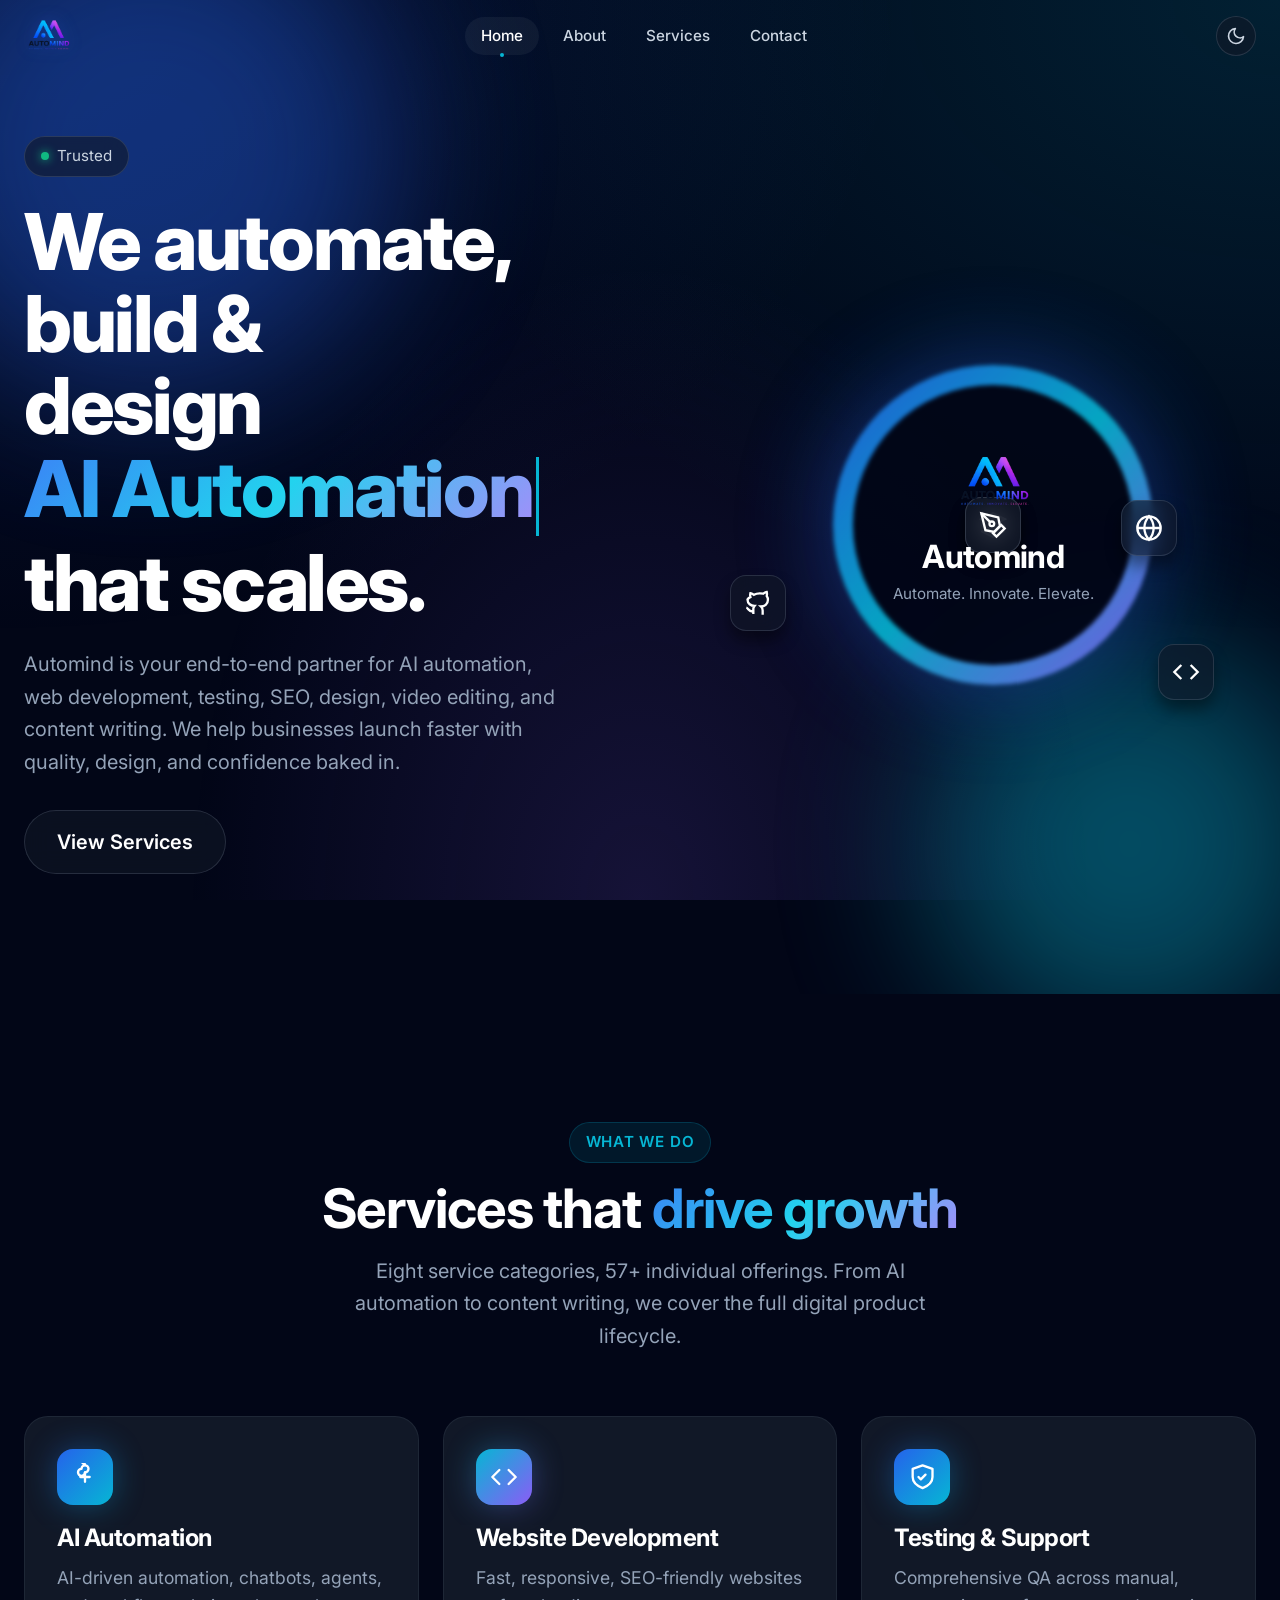
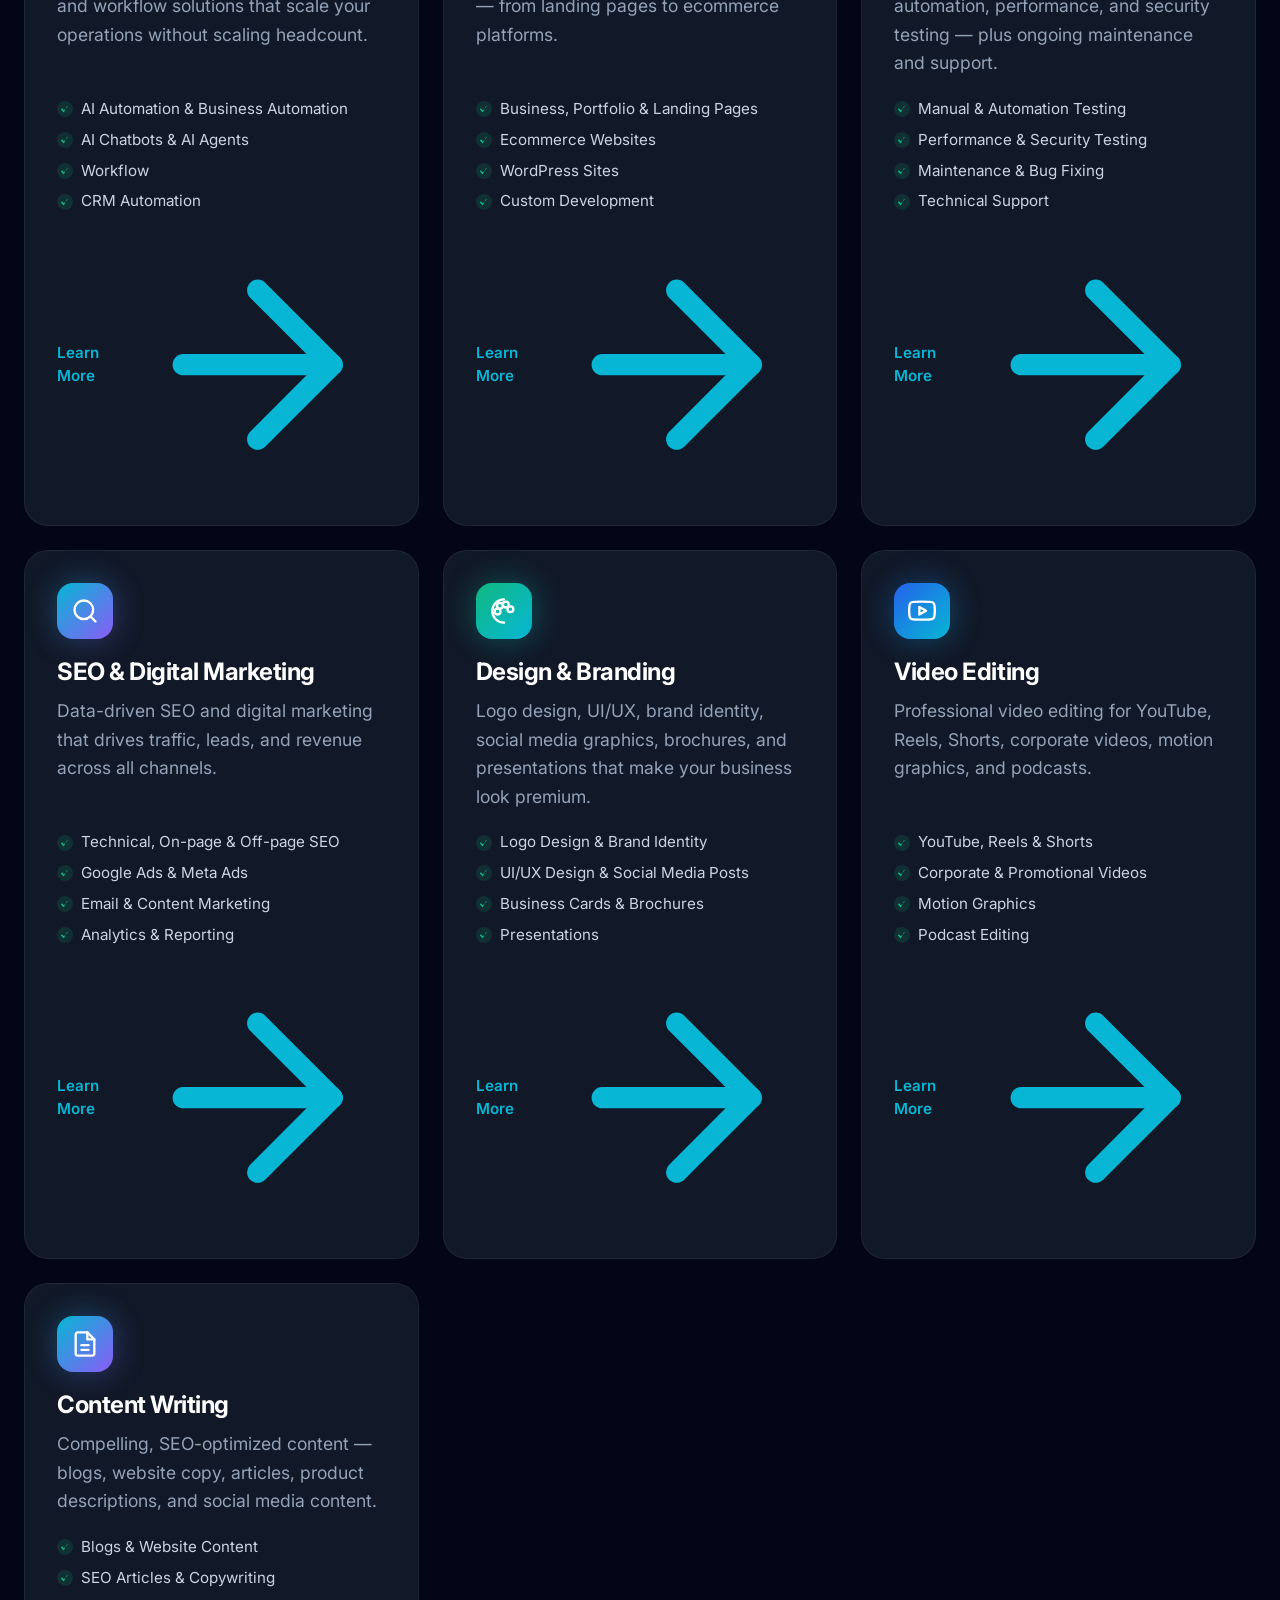
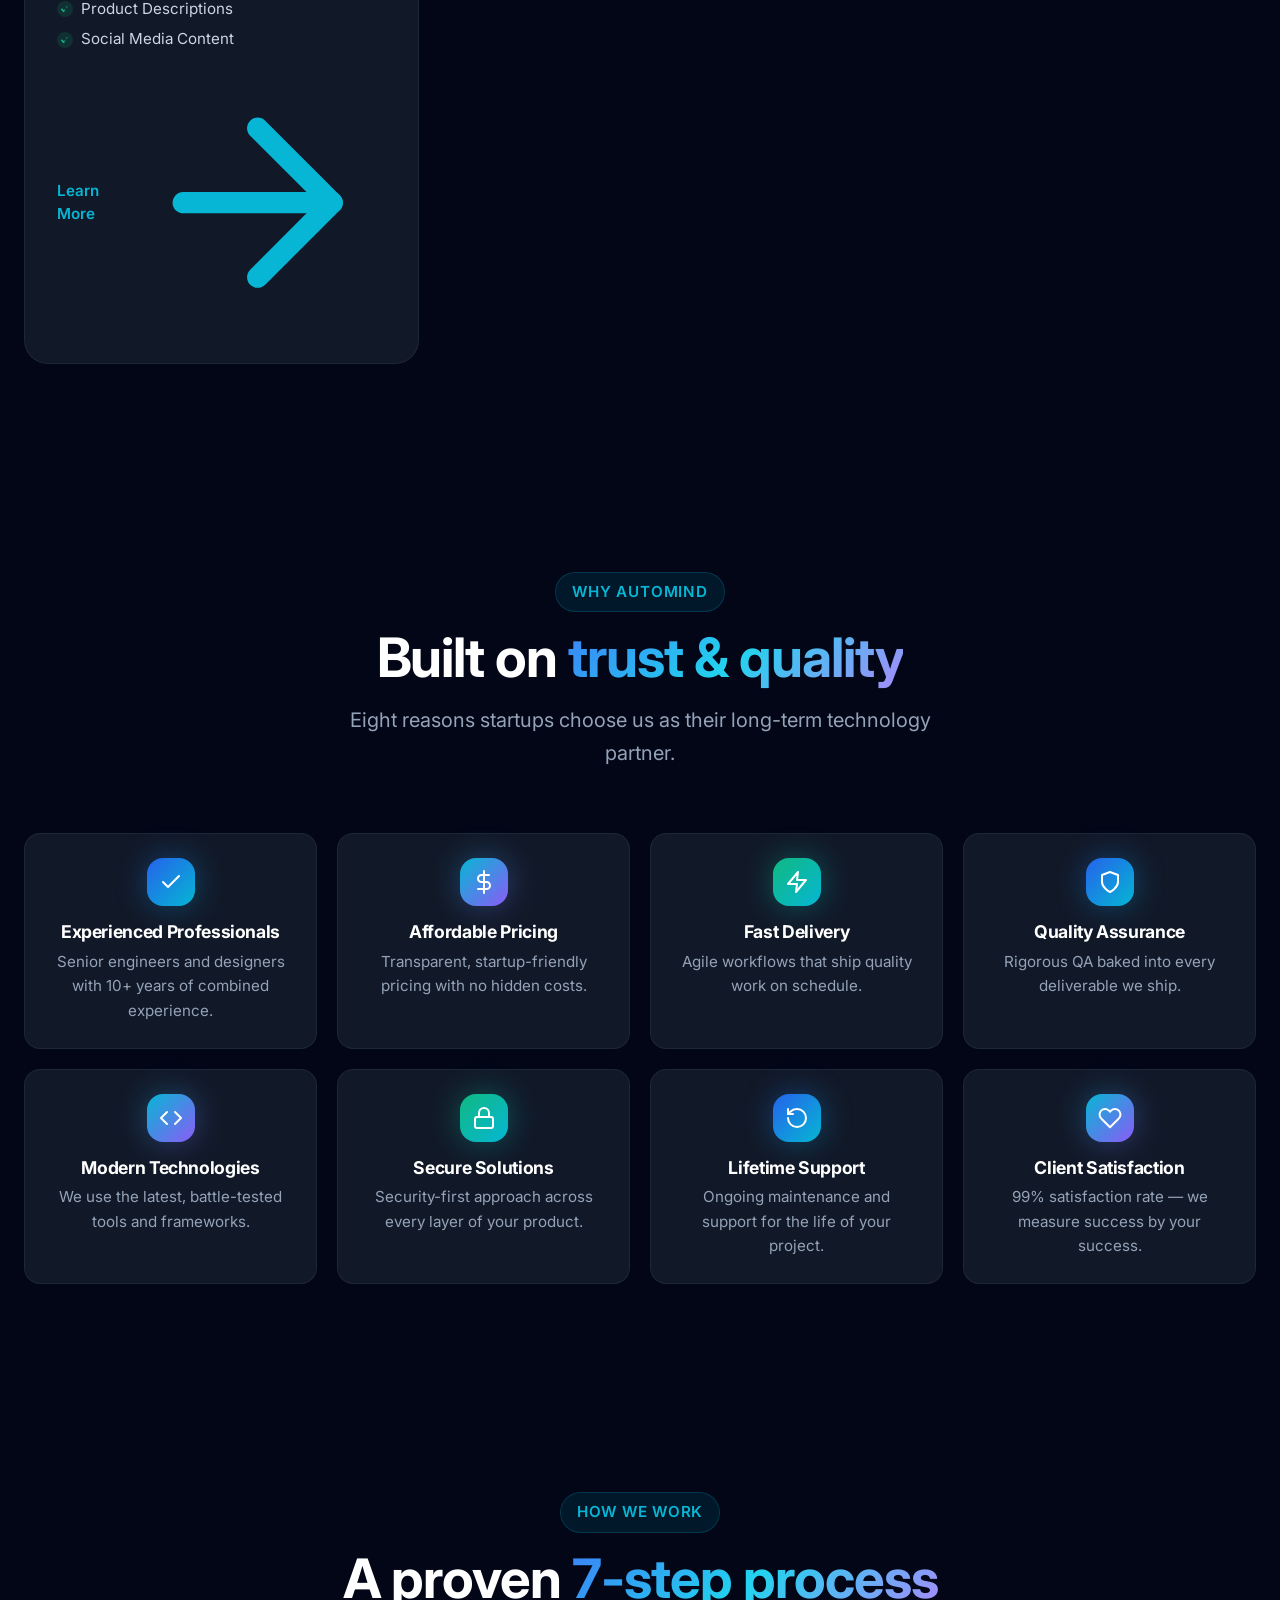
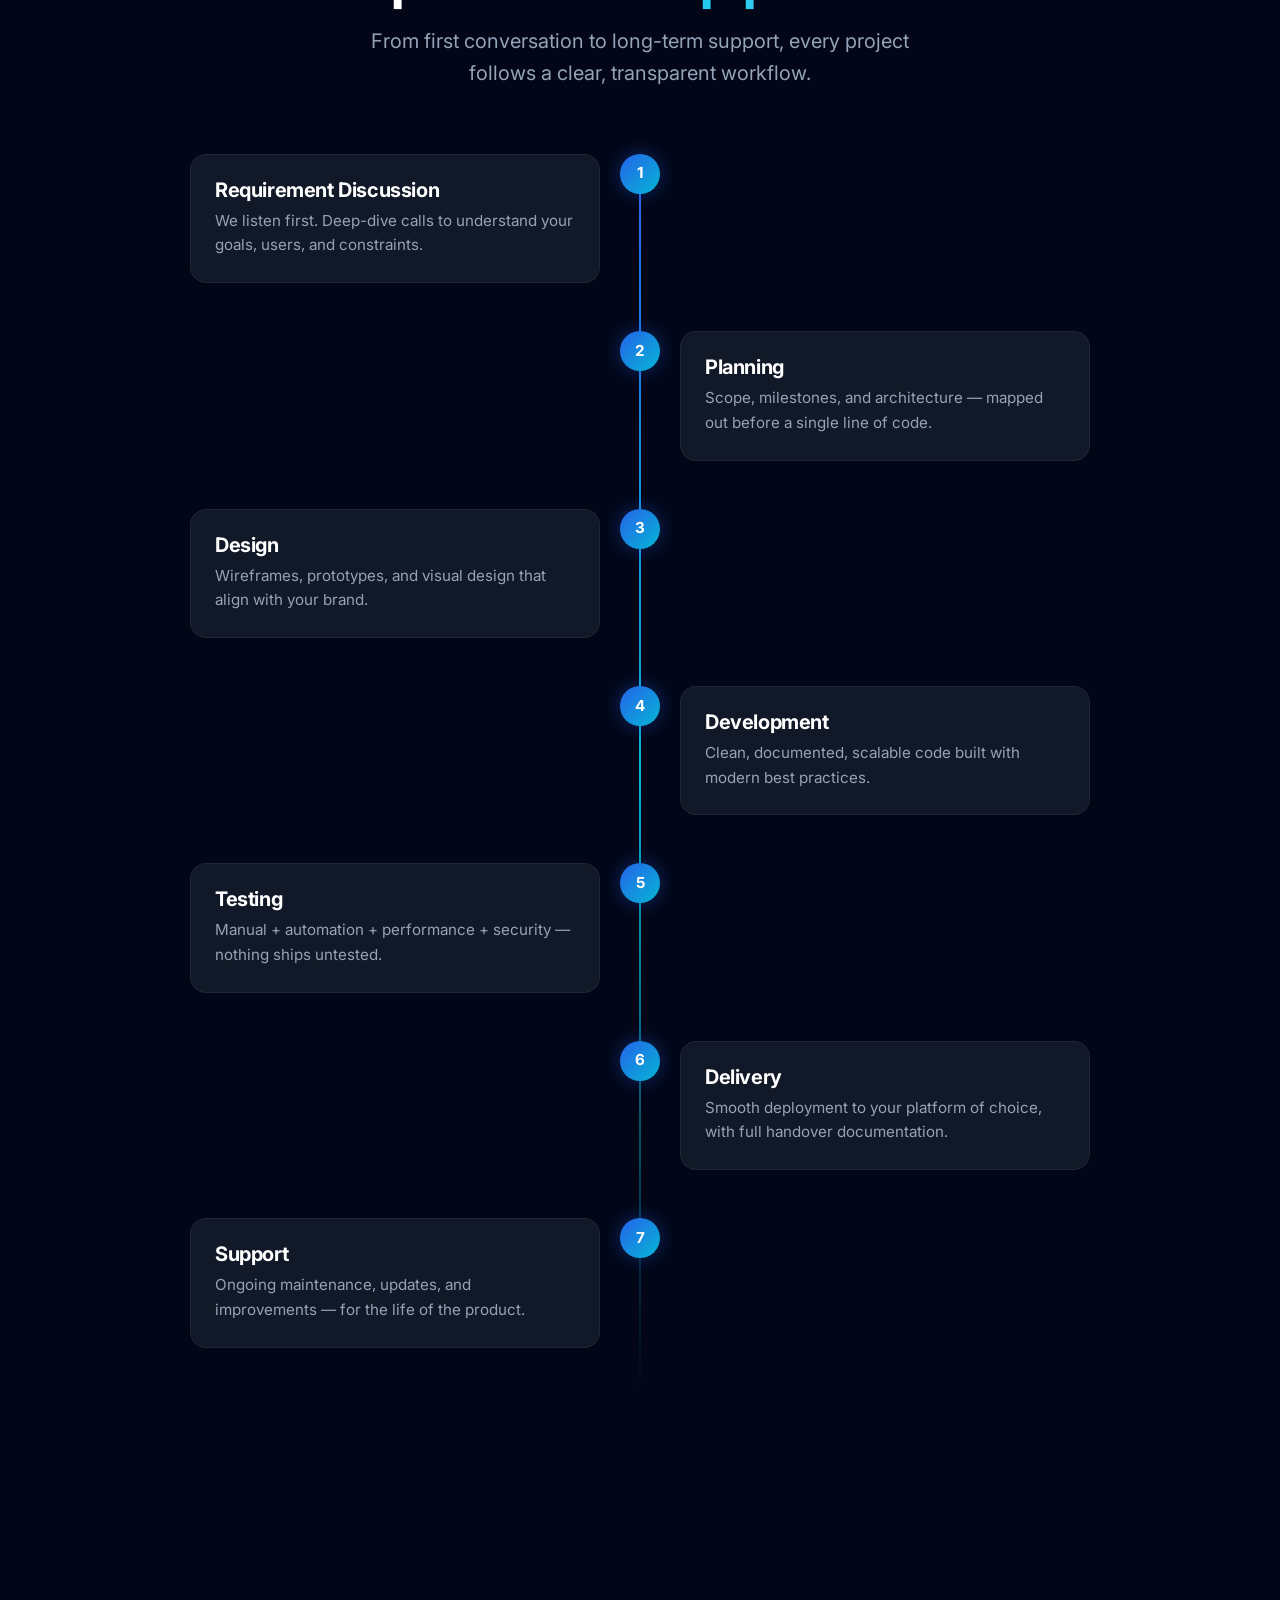
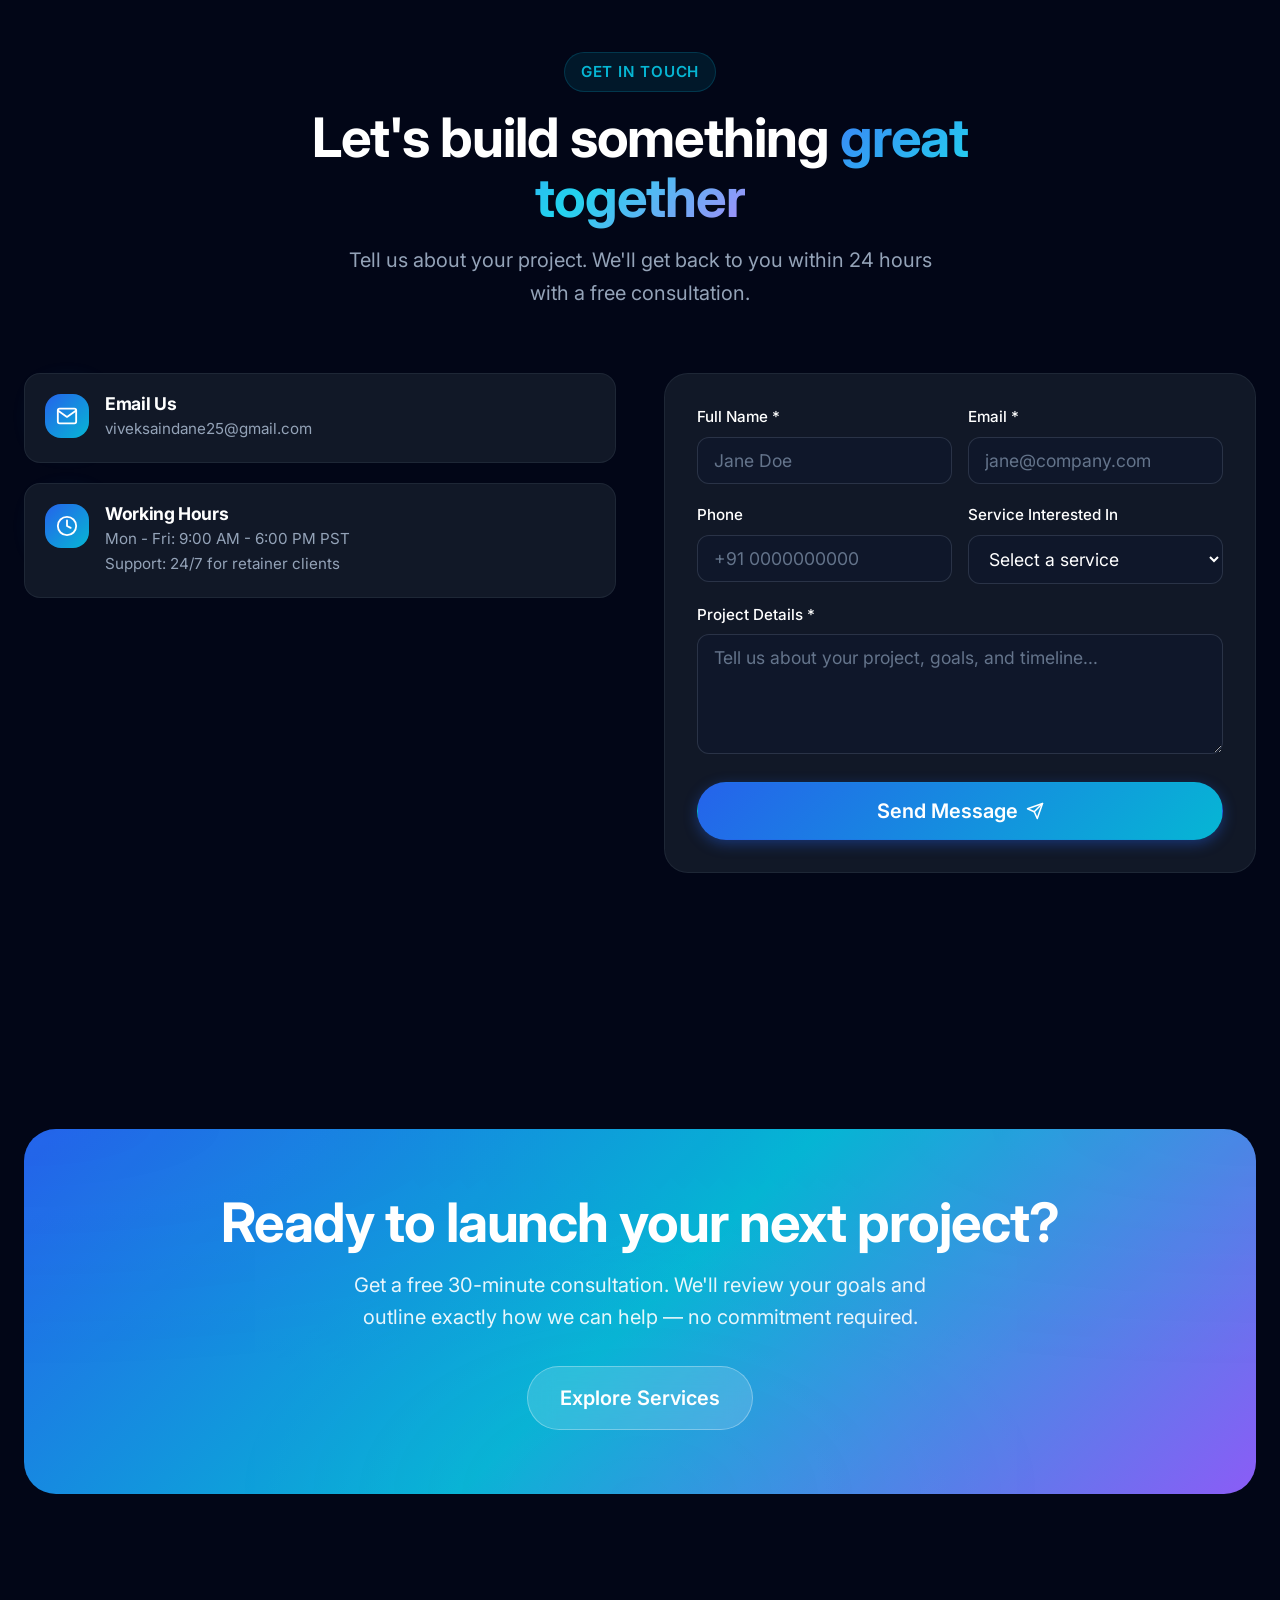
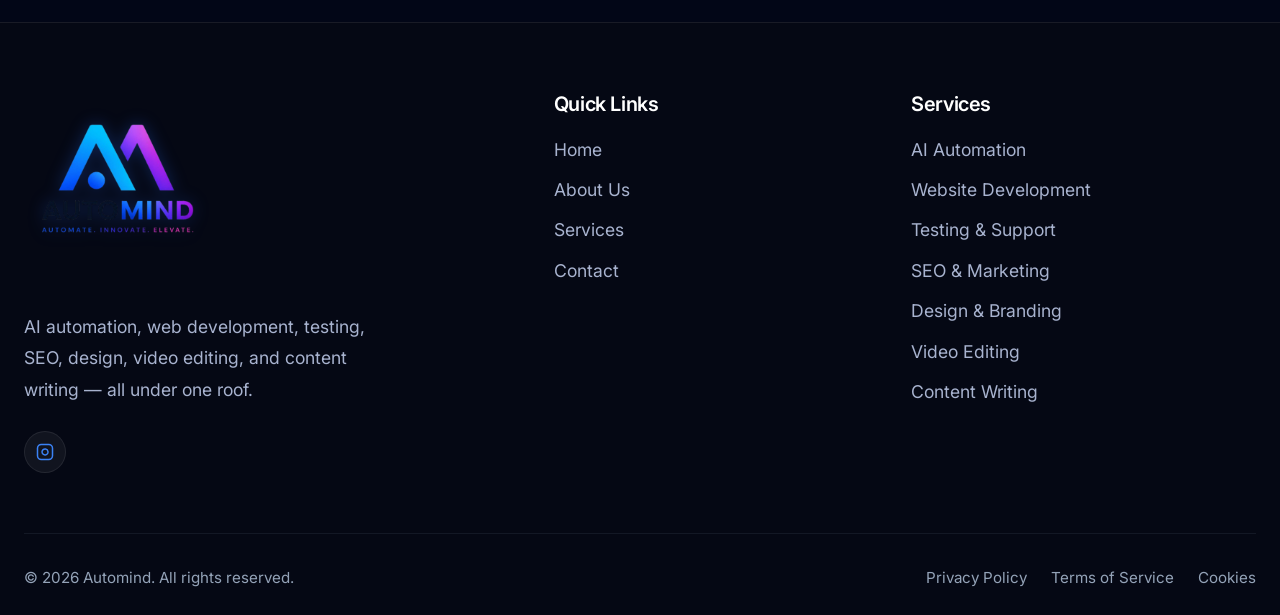
<file: index.html>
<!DOCTYPE html>
<html lang="en" data-theme="dark">
<head>
  <meta charset="UTF-8">
  <meta name="viewport" content="width=device-width, initial-scale=1.0">
  <meta name="theme-color" content="#020617">

  <title>Automind — AI Automation, Web, App, Testing, SEO, Design, Video & Content</title>
  <meta name="description" content="Automind delivers AI automation, website and app development, testing, SEO, digital marketing, design, video editing, and content writing services for modern businesses.">
  <meta name="keywords" content="AI automation, web development, app development, software testing, SEO, digital marketing, graphic design, video editing, content writing, UI UX design, branding, lead generation">
  <meta name="author" content="Automind">
  <link rel="canonical" href="https://automindtech.github.io/">

  <!-- Open Graph -->
  <meta property="og:type" content="website">
  <meta property="og:title" content="Automind — AI Automation, Web, App, Testing, SEO, Design, Video & Content">
  <meta property="og:description" content="We build, automate, test, design, and market digital products that scale. AI automation, web and app development, testing, SEO, design, video, and content services.">
  <meta property="og:url" content="https://automindtech.github.io/">
  <meta property="og:site_name" content="Automind">
  <meta property="og:image" content="https://automindtech.github.io/assets/og-image.svg">

  <!-- Twitter -->
  <meta name="twitter:card" content="summary_large_image">
  <meta name="twitter:title" content="Automind — AI Automation, Web, App, Testing, SEO, Design, Video & Content">
  <meta name="twitter:description" content="We build, automate, test, design, and market digital products that scale.">
  <meta name="twitter:image" content="https://automindtech.github.io/assets/og-image.svg">

  <!-- Favicon -->
  <link rel="icon" type="image/svg+xml" href="assets/favicon.svg">
  <link rel="apple-touch-icon" href="assets/favicon.svg">
  <link rel="manifest" href="assets/manifest.webmanifest">

  <!-- Fonts -->
  <link rel="preconnect" href="https://fonts.googleapis.com">
  <link rel="preconnect" href="https://fonts.gstatic.com" crossorigin>
  <link href="https://fonts.googleapis.com/css2?family=Inter:wght@300;400;500;600;700;800&family=JetBrains+Mono:wght@400;500&display=swap" rel="stylesheet">

  <!-- Styles -->
  <link rel="stylesheet" href="css/variables.css">
  <link rel="stylesheet" href="css/base.css">
  <link rel="stylesheet" href="css/components.css">
  <link rel="stylesheet" href="css/layout.css">
  <link rel="stylesheet" href="css/sections.css">

  <!-- Structured Data -->
  <script type="application/ld+json">
  {
    "@context": "https://schema.org",
    "@type": "Organization",
    "name": "Automind",
    "url": "https://automindtech.github.io/",
    "logo": "https://automindtech.github.io/assets/favicon.svg",
    "description": "AI automation, website and app development, testing, SEO, digital marketing, design, video editing, and content writing services for modern businesses.",
    "sameAs": [
      "https://twitter.com/automindtech",
      "https://linkedin.com/company/automindtech",
      "https://github.com/automindtech"
    ],
    "contactPoint": {
      "@type": "ContactPoint",
      "telephone": "+1-555-0100",
      "contactType": "customer service",
      "email": "hello@automindtech.com",
      "availableLanguage": ["English"]
    },
    "address": {
      "@type": "PostalAddress",
      "streetAddress": "500 Innovation Drive, Suite 200",
      "addressLocality": "San Francisco",
      "addressRegion": "CA",
      "postalCode": "94107",
      "addressCountry": "US"
    }
  }
  </script>
  <script type="application/ld+json">
  {
    "@context": "https://schema.org",
    "@type": "WebSite",
    "name": "Automind",
    "url": "https://automindtech.github.io/",
    "potentialAction": {
      "@type": "SearchAction",
      "target": "https://automindtech.github.io/services.html?q={search_term_string}",
      "query-input": "required name=search_term_string"
    }
  }
  </script>
</head>
<body>
  <a href="#main" class="skip-link">Skip to main content</a>

  <!-- Loading screen -->
  <div class="loader" aria-hidden="true">
    <div class="loader-logo">Automind</div>
    <div class="loader-bar"></div>
  </div>

  <!-- Scroll progress -->
  <div class="scroll-progress" aria-hidden="true"></div>

  <!-- Header -->
  <header class="header" id="header">
    <div class="container header-inner">
      <a href="index.html" class="logo" aria-label="Automind home">
        <img src="assets/automind.png.png" alt="Automind" class="logo-img">
      </a>

      <nav class="nav" aria-label="Primary navigation">
        <a href="#home" class="nav-link active">Home</a>
        <a href="about.html" class="nav-link">About</a>
        <a href="services.html" class="nav-link">Services</a>
<!--         <a href="portfolio.html" class="nav-link">Portfolio</a>
 --><!--         <a href="pricing.html" class="nav-link">Pricing</a>
 -->        <a href="contact.html" class="nav-link">Contact</a>
      </nav>

      <div class="header-actions">
        <button class="theme-toggle" aria-label="Toggle dark mode">
          <svg class="icon-moon" viewBox="0 0 24 24" fill="none" stroke="currentColor" stroke-width="2" stroke-linecap="round" stroke-linejoin="round"><path d="M21 12.79A9 9 0 1 1 11.21 3 7 7 0 0 0 21 12.79z"/></svg>
          <svg class="icon-sun" viewBox="0 0 24 24" fill="none" stroke="currentColor" stroke-width="2" stroke-linecap="round" stroke-linejoin="round"><circle cx="12" cy="12" r="5"/><line x1="12" y1="1" x2="12" y2="3"/><line x1="12" y1="21" x2="12" y2="23"/><line x1="4.22" y1="4.22" x2="5.64" y2="5.64"/><line x1="18.36" y1="18.36" x2="19.78" y2="19.78"/><line x1="1" y1="12" x2="3" y2="12"/><line x1="21" y1="12" x2="23" y2="12"/><line x1="4.22" y1="19.78" x2="5.64" y2="18.36"/><line x1="18.36" y1="5.64" x2="19.78" y2="4.22"/></svg>
        </button>
        <button class="menu-toggle" aria-label="Toggle menu" aria-expanded="false">
          <span></span><span></span><span></span>
        </button>
      </div>
    </div>
  </header>

  <!-- Mobile nav -->
  <div class="mobile-overlay"></div>
  <nav class="mobile-nav" aria-label="Mobile navigation">
    <a href="index.html" class="nav-link">Home</a>
    <a href="about.html" class="nav-link">About</a>
    <a href="services.html" class="nav-link">Services</a>
<!--     <a href="portfolio.html" class="nav-link">Portfolio</a>
 -->    <!-- <a href="pricing.html" class="nav-link">Pricing</a> -->
    <a href="contact.html" class="nav-link">Contact</a>
  </nav>

  <main id="main">

    <!-- ===== Hero ===== -->
    <section class="hero" id="home">
      <div class="hero-bg" aria-hidden="true"></div>
      <div class="container">
        <div class="hero-grid">
          <div class="hero-content">
            <div class="hero-badge reveal">
              <span class="dot"></span>
              <span>Trusted</span>
            </div>
            <h1 class="hero-title reveal" data-reveal="left">
              <span class="line">We automate, build &</span>
              <span class="line">design <span class="hero-typed" data-phrases="AI Automation|Web Development|Digital Marketing|Brand Identity|Video Editing|Content Writing"></span><span class="cursor" aria-hidden="true"></span></span>
              <span class="line">that scales.</span>
            </h1>
            <p class="hero-description reveal" data-reveal="left">
              Automind is your end-to-end partner for AI automation, web development, testing, SEO, design, video editing, and content writing. We help businesses launch faster with quality, design, and confidence baked in.
            </p>
            <div class="hero-actions reveal" data-reveal="left">
              <a href="services.html" class="btn btn--secondary btn--lg">View Services</a>
            </div>
            <div class="hero-stats reveal" data-reveal="left">
              <!-- <div class="hero-stat">
                <div class="num"><span data-counter="100" data-suffix="+">0</span></div>
                <div class="label">Projects Delivered</div>
              </div>
              <div class="hero-stat">
                <div class="num"><span data-counter="50" data-suffix="+">0</span></div>
                <div class="label">Happy Clients</div>
              </div>
              <div class="hero-stat">
                <div class="num"><span data-counter="99" data-suffix="%">0</span></div>
                <div class="label">Satisfaction</div>
              </div> -->
            </div>
          </div>

          <div class="hero-visual reveal" data-reveal="scale">
            <div class="hero-orb" aria-hidden="true"></div>
            <div class="hero-orb-content">
              <img src="assets/automind.png.png" alt="Automind" style="width:80px;height:80px;margin:0 auto var(--space-4);display:block;">
              <h3>Automind</h3>
              <p>Automate. Innovate. Elevate.</p>
            </div>
            <div class="floating-icon" aria-hidden="true">
              <svg viewBox="0 0 24 24" fill="none" stroke="currentColor" stroke-width="2"><path d="M9 19c-5 1.5-5-2.5-7-3m14 6v-3.5a4.5 4.5 0 0 0-1.5-3.5c3 0 6-2 6-5.5.08-1.25-.27-2.48-1-3.5.28-1.15.28-2.35 0-3.5 0 0-1 0-3 1.5-2.5-.5-5.5-.5-8 1-2-1.5-3-1.5-3-1.5-.33 1.15-.33 2.35 0 3.5A5.4 5.4 0 0 0 3 9c0 3.5 3 5.5 6 5.5-.39.49-.68 1.05-.85 1.65-.17.6-.22 1.23-.15 1.85v3.5"/></svg>
            </div>
            <div class="floating-icon" aria-hidden="true">
              <svg viewBox="0 0 24 24" fill="none" stroke="currentColor" stroke-width="2"><polyline points="16 18 22 12 16 6"/><polyline points="8 6 2 12 8 18"/></svg>
            </div>
            <div class="floating-icon" aria-hidden="true">
              <svg viewBox="0 0 24 24" fill="none" stroke="currentColor" stroke-width="2"><circle cx="12" cy="12" r="10"/><path d="M2 12h20M12 2a15.3 15.3 0 0 1 4 10 15.3 15.3 0 0 1-4 10 15.3 15.3 0 0 1-4-10 15.3 15.3 0 0 1 4-10z"/></svg>
            </div>
            <div class="floating-icon" aria-hidden="true">
              <svg viewBox="0 0 24 24" fill="none" stroke="currentColor" stroke-width="2"><path d="M12 2L2 7l10 5 10-5-10-5zM2 17l10 5 10-5M2 12l10 5 10-5"/></svg>
            </div>
            <div class="floating-icon" aria-hidden="true">
              <svg viewBox="0 0 24 24" fill="none" stroke="currentColor" stroke-width="2"><path d="M12 19l7-7 3 3-7 7-3-3z"/><path d="M18 13l-1.5-7.5L2 2l3.5 14.5L13 18l5-5z"/><path d="M2 2l7.586 7.586"/><circle cx="11" cy="11" r="2"/></svg>
            </div>
          </div>
        </div>
      </div>
    </section>

    <!-- ===== Trusted Technologies ===== -->
    <!-- <section class="tech-marquee" aria-label="Technologies we work with">
      <div class="container">
        <p class="tech-marquee-title">Technologies we work with</p>
      </div>
      <div class="marquee">
        <div class="marquee-track">
          <div class="tech-item"><svg viewBox="0 0 24 24" fill="#E34F26"><path d="M1.5 0h21l-1.91 21.563L11.977 24l-8.564-2.438L1.5 0zm7.031 9.75l-.232-2.718 10.059.003.23-2.622L5.412 4.41l.698 8.01h9.126l-.327 3.426-2.91.804-2.915-.804-.188-2.046H6.235l.33 4.567L11.997 19l5.352-1.677.744-8.573H8.531z"/></svg><span>HTML5</span></div>
          <div class="tech-item"><svg viewBox="0 0 24 24" fill="#1572B6"><path d="M1.5 0h21l-1.91 21.563L11.977 24l-8.565-2.438L1.5 0zm17.09 4.413L5.41 4.41l.213 2.622 10.125.002-.255 2.716h-6.64l.24 2.573h6.182l-.366 3.523-2.91.804-2.906-.804-.188-2.11h-2.61l.29 3.855L12 19.288l5.373-1.53L18.59 4.414z"/></svg><span>CSS3</span></div>
          <div class="tech-item"><svg viewBox="0 0 24 24" fill="#F7DF1E"><path d="M0 0h24v24H0V0z"/><path fill="#000" d="M6.5 20.5l1.5-1.5c-.4-.3-.7-.6-1-.9L6 19.5l-1-1c-.3.3-.6.6-.9.9l1.5 1.5-1.5 1.5c.3.3.6.6.9.9L6 21.5l1 1c.3-.3.6-.6.9-.9L6.5 20.5zM18 18.5c0 .8-.7 1.5-1.5 1.5s-1.5-.7-1.5-1.5.7-1.5 1.5-1.5 1.5.7 1.5 1.5zM12 18.5c0 .8-.7 1.5-1.5 1.5S9 19.3 9 18.5s.7-1.5 1.5-1.5 1.5.7 1.5 1.5z"/></svg><span>JavaScript</span></div>
          <div class="tech-item"><svg viewBox="0 0 24 24" fill="#61DAFB"><circle cx="12" cy="12" r="2.2"/><path d="M12 2C6.5 2 2 6.5 2 12s4.5 10 10 10 10-4.5 10-10S17.5 2 12 2zm6.9 6.5c-.5-.2-1.1-.4-1.7-.5-.2-.6-.4-1.1-.7-1.6 1 .5 1.9 1.2 2.4 2.1zM12 4c.8 0 1.6.9 2.3 2.5-1.5.2-3 .2-4.6 0C10.4 4.9 11.2 4 12 4zM5.1 6.5c.5.2 1.1.4 1.7.5.2.6.4 1.1.7 1.6-1-.5-1.9-1.2-2.4-2.1zM4 12c0-.8.9-1.6 2.5-2.3.2 1.5.2 3 0 4.6C4.9 13.6 4 12.8 4 12zm8 8c-.8 0-1.6-.9-2.3-2.5 1.5-.2 3-.2 4.6 0C13.6 19.1 12.8 20 12 20zm6.9-2.5c-.5-.2-1.1-.4-1.7-.5-.2-.6-.4-1.1-.7-1.6 1 .5 1.9 1.2 2.4 2.1zM17.5 14.5c.2-1.5.2-3 0-4.6 1.6.7 2.5 1.5 2.5 2.3s-.9 1.6-2.5 2.3z"/></svg><span>React</span></div>
          <div class="tech-item"><svg viewBox="0 0 24 24" fill="#F05032"><path d="M23.5 11.2l-1.4-1.4c-.2-.2-.5-.3-.7-.3h-3.2c-.3 0-.6.1-.8.4l-.7.9c-.3.4-.8.4-1.1 0l-.7-.9c-.2-.2-.5-.4-.8-.4h-3.2c-.3 0-.5.1-.7.3l-1.4 1.4c-.2.2-.3.4-.3.7v3.2c0 .3.1.5.3.7l1.4 1.4c.2.2.4.3.7.3h3.2c.3 0 .6-.1.8-.4l.7-.9c.3-.4.8-.4 1.1 0l.7.9c.2.2.5.4.8.4h3.2c.3 0 .5-.1.7-.3l1.4-1.4c.2-.2.3-.4.3-.7v-3.2c0-.3-.1-.5-.3-.7z"/></svg><span>Git</span></div>
          <div class="tech-item"><svg viewBox="0 0 24 24" fill="#181717"><path d="M12 .3a12 12 0 0 0-3.8 23.4c.6.1.8-.3.8-.6v-2c-3.3.7-4-1.6-4-1.6-.6-1.4-1.4-1.8-1.4-1.8-1.1-.7.1-.7.1-.7 1.2.1 1.9 1.2 1.9 1.2 1 1.8 2.8 1.3 3.5 1 .1-.8.4-1.3.7-1.6-2.7-.3-5.5-1.3-5.5-6 0-1.3.5-2.4 1.2-3.2-.1-.3-.5-1.5.1-3.2 0 0 1-.3 3.3 1.2a11.5 11.5 0 0 1 6 0c2.3-1.5 3.3-1.2 3.3-1.2.6 1.7.2 2.9.1 3.2.8.8 1.2 1.9 1.2 3.2 0 4.6-2.8 5.7-5.5 6 .4.4.8 1.1.8 2.2v3.3c0 .3.2.7.8.6A12 12 0 0 0 12 .3z"/></svg><span>GitHub</span></div>
          <div class="tech-item"><svg viewBox="0 0 24 24" fill="#2496ED"><path d="M13.983 11.078h2.119a2.012 2.012 0 0 0 2.012-2.012V6.983a2.012 2.012 0 0 0-2.012-2.012h-2.119a2.012 2.012 0 0 0-2.012 2.012v2.083a2.012 2.012 0 0 0 2.012 2.012zM7.798 11.078H9.917a2.012 2.012 0 0 0 2.012-2.012V6.983A2.012 2.012 0 0 0 9.917 4.971H7.798A2.012 2.012 0 0 0 5.786 6.983v2.083a2.012 2.012 0 0 0 2.012 2.012zM7.798 17.283H9.917a2.012 2.012 0 0 0 2.012-2.012v-2.083a2.012 2.012 0 0 0-2.012-2.012H7.798a2.012 2.012 0 0 0-2.012 2.012v2.083a2.012 2.012 0 0 0 2.012 2.012zM13.983 17.283h2.119a2.012 2.012 0 0 0 2.012-2.012v-2.083a2.012 2.012 0 0 0-2.012-2.012h-2.119a2.012 2.012 0 0 0-2.012 2.012v2.083a2.012 2.012 0 0 0 2.012 2.012z"/></svg><span>Docker</span></div>
          <div class="tech-item"><svg viewBox="0 0 24 24" fill="#FF9900"><path d="M6.763 10.036c.247.064.39.32.326.566-.064.247-.32.39-.566.326-.247-.064-.39-.32-.326-.566.064-.247.32-.39.566-.326zm1.362 1.362c.247.064.39.32.326.566-.064.247-.32.39-.566.326-.247-.064-.39-.32-.326-.566.064-.247.32-.39.566-.326zm1.362 1.362c.247.064.39.32.326.566-.064.247-.32.39-.566.326-.247-.064-.39-.32-.326-.566.064-.247.32-.39.566-.326zM12 2C6.5 2 2 6.5 2 12s4.5 10 10 10 10-4.5 10-10S17.5 2 12 2z"/></svg><span>AWS</span></div>
          <div class="tech-item"><svg viewBox="0 0 24 24" fill="#D33833"><path d="M11.92 2.5l-9.92 5.5v8l9.92 5.5 9.92-5.5v-8L11.92 2.5z"/></svg><span>Jenkins</span></div>
          <div class="tech-item"><svg viewBox="0 0 24 24" fill="#326CE5"><path d="M12 2L2 7v10l10 5 10-5V7L12 2zm0 2.3l7.5 3.7v7.9L12 19.7 4.5 15.9V8L12 4.3z"/></svg><span>Kubernetes</span></div>
          <div class="tech-item"><svg viewBox="0 0 24 24" fill="#43B02A"><path d="M12 2C6.48 2 2 6.48 2 12s4.48 10 10 10 10-4.48 10-10S17.52 2 12 2zm-1 17.93c-3.95-.49-7-3.85-7-7.93 0-.62.08-1.21.21-1.79L9 15v1c0 1.1.9 2 2 2v1.93zm6.9-2.54c-.26-.81-1-1.39-1.9-1.39h-1v-3c0-.55-.45-1-1-1H8v-2h2c.55 0 1-.45 1-1V7h2c1.1 0 2-.9 2-2v-.41c2.93 1.19 5 4.07 5 7.41 0 2.08-.8 3.97-2.1 5.39z"/></svg><span>Selenium</span></div>
          <div class="tech-item"><svg viewBox="0 0 24 24" fill="#2EAD33"><path d="M3 3h18v18H3z" fill="none"/><path d="M7 7h10v2H7zm0 4h10v2H7zm0 4h10v2H7z" fill="currentColor"/></svg><span>Playwright</span></div>
          <div class="tech-item"><svg viewBox="0 0 24 24" fill="#172B4D"><path d="M9.5 8.5l-2 2 2 2m5-4l2 2-2 2m-3-7l-2 14"/></svg><span>Cypress</span></div>
          <div class="tech-item"><svg viewBox="0 0 24 24" fill="#FF6C37"><path d="M12 2C6.48 2 2 6.48 2 12s4.48 10 10 10 10-4.48 10-10S17.52 2 12 2zm0 18c-4.41 0-8-3.59-8-8s3.59-8 8-8 8 3.59 8 8-3.59 8-8 8zm-1-13h2v6h-2zm0 8h2v2h-2z"/></svg><span>Postman</span></div>
          <div class="tech-item"><svg viewBox="0 0 24 24" fill="#D24090"><path d="M12 2L2 7l10 5 10-5-10-5zM2 17l10 5 10-5M2 12l10 5 10-5"/></svg><span>JMeter</span></div>
          <div class="tech-item"><svg viewBox="0 0 24 24" fill="#F24E1E"><path d="M12 2C6.5 2 2 6.5 2 12s4.5 10 10 10 10-4.5 10-10S17.5 2 12 2zm0 18c-4.4 0-8-3.6-8-8s3.6-8 8-8 8 3.6 8 8-3.6 8-8 8z"/><path d="M8 8h8v8H8z"/></svg><span>Figma</span></div>
        </div>
      </div>
    </section>
 -->
    <!-- ===== Services ===== -->
    <section class="section" id="services">
      <div class="container">
        <div class="section-header reveal">
          <span class="section-eyebrow">What We Do</span>
          <h2 class="section-title">Services that <span class="gradient-text">drive growth</span></h2>
          <p class="section-subtitle">Eight service categories, 57+ individual offerings. From AI automation to content writing, we cover the full digital product lifecycle.</p>
        </div>

        <div class="services-grid stagger">
          <article class="service-card">
            <div class="icon-box">
              <svg viewBox="0 0 24 24" fill="none" stroke="currentColor" stroke-width="2" stroke-linecap="round" stroke-linejoin="round"><path d="M12 2a3 3 0 0 0-3 3 3 3 0 0 0-3 3 3 3 0 0 0 3 3 3 3 0 0 0 3-3 3 3 0 0 0 3-3 3 3 0 0 0-3-3 3 3 0 0 0-3-3z"/><path d="M12 8v8M8 12h8"/></svg>
            </div>
            <h3>AI Automation</h3>
            <p>AI-driven automation, chatbots, agents, and workflow solutions that scale your operations without scaling headcount.</p>
            <ul class="service-features">
              <li>AI Automation & Business Automation</li>
              <li>AI Chatbots & AI Agents</li>
              <li>Workflow </li>
              <li> CRM Automation</li>
            </ul>
            <a href="services.html#ai-automation" class="service-link">Learn More
              <svg viewBox="0 0 24 24" fill="none" stroke="currentColor" stroke-width="2" stroke-linecap="round" stroke-linejoin="round"><line x1="5" y1="12" x2="19" y2="12"/><polyline points="12 5 19 12 12 19"/></svg>
            </a>
          </article>

          <article class="service-card">
            <div class="icon-box icon-box--accent">
              <svg viewBox="0 0 24 24" fill="none" stroke="currentColor" stroke-width="2" stroke-linecap="round" stroke-linejoin="round"><polyline points="16 18 22 12 16 6"/><polyline points="8 6 2 12 8 18"/></svg>
            </div>
            <h3>Website Development</h3>
            <p>Fast, responsive, SEO-friendly websites — from landing pages to ecommerce platforms.</p>
            <ul class="service-features">
              <li>Business, Portfolio & Landing Pages</li>
              <li>Ecommerce Websites</li>
              <li>WordPress Sites</li>
              <li>Custom Development</li>
            </ul>
            <a href="services.html#website-development" class="service-link">Learn More
              <svg viewBox="0 0 24 24" fill="none" stroke="currentColor" stroke-width="2" stroke-linecap="round" stroke-linejoin="round"><line x1="5" y1="12" x2="19" y2="12"/><polyline points="12 5 19 12 12 19"/></svg>
            </a>
          </article>

          <article class="service-card">
            <div class="icon-box">
              <svg viewBox="0 0 24 24" fill="none" stroke="currentColor" stroke-width="2" stroke-linecap="round" stroke-linejoin="round"><path d="M9 12l2 2 4-4"/><path d="M21 12c0 5-3.5 7.5-8.5 9.5C7.5 19.5 4 17 4 12V5l8.5-3L21 5v7z"/></svg>
            </div>
            <h3>Testing & Support</h3>
            <p>Comprehensive QA across manual, automation, performance, and security testing — plus ongoing maintenance and support.</p>
            <ul class="service-features">
              <li>Manual & Automation Testing</li>
              <li>Performance & Security Testing</li>
              <li>Maintenance & Bug Fixing</li>
              <li>Technical Support</li>
            </ul>
            <a href="services.html#testing-support" class="service-link">Learn More
              <svg viewBox="0 0 24 24" fill="none" stroke="currentColor" stroke-width="2" stroke-linecap="round" stroke-linejoin="round"><line x1="5" y1="12" x2="19" y2="12"/><polyline points="12 5 19 12 12 19"/></svg>
            </a>
          </article>

          <article class="service-card">
            <div class="icon-box icon-box--accent">
              <svg viewBox="0 0 24 24" fill="none" stroke="currentColor" stroke-width="2" stroke-linecap="round" stroke-linejoin="round"><circle cx="11" cy="11" r="8"/><line x1="21" y1="21" x2="16.65" y2="16.65"/></svg>
            </div>
            <h3>SEO & Digital Marketing</h3>
            <p>Data-driven SEO and digital marketing that drives traffic, leads, and revenue across all channels.</p>
            <ul class="service-features">
              <li>Technical, On-page & Off-page SEO</li>
              <li>Google Ads & Meta Ads</li>
              <li>Email & Content Marketing</li>
              <li>Analytics & Reporting</li>
            </ul>
            <a href="services.html#seo-marketing" class="service-link">Learn More
              <svg viewBox="0 0 24 24" fill="none" stroke="currentColor" stroke-width="2" stroke-linecap="round" stroke-linejoin="round"><line x1="5" y1="12" x2="19" y2="12"/><polyline points="12 5 19 12 12 19"/></svg>
            </a>
          </article>

          <article class="service-card">
            <div class="icon-box icon-box--success">
              <svg viewBox="0 0 24 24" fill="none" stroke="currentColor" stroke-width="2" stroke-linecap="round" stroke-linejoin="round"><circle cx="13.5" cy="6.5" r="2.5"/><circle cx="17.5" cy="10.5" r="2.5"/><circle cx="8.5" cy="7.5" r="2.5"/><circle cx="6.5" cy="12.5" r="2.5"/><path d="M12 22a10 10 0 1 1 0-20"/></svg>
            </div>
            <h3>Design & Branding</h3>
            <p>Logo design, UI/UX, brand identity, social media graphics, brochures, and presentations that make your business look premium.</p>
            <ul class="service-features">
              <li>Logo Design & Brand Identity</li>
              <li>UI/UX Design & Social Media Posts</li>
              <li>Business Cards & Brochures</li>
              <li>Presentations</li>
            </ul>
            <a href="services.html#design-branding" class="service-link">Learn More
              <svg viewBox="0 0 24 24" fill="none" stroke="currentColor" stroke-width="2" stroke-linecap="round" stroke-linejoin="round"><line x1="5" y1="12" x2="19" y2="12"/><polyline points="12 5 19 12 12 19"/></svg>
            </a>
          </article>

          <article class="service-card">
            <div class="icon-box">
              <svg viewBox="0 0 24 24" fill="none" stroke="currentColor" stroke-width="2" stroke-linecap="round" stroke-linejoin="round"><path d="M22.54 6.42a2.78 2.78 0 0 0-1.94-2C18.88 4 12 4 12 4s-6.88 0-8.6.46a2.78 2.78 0 0 0-1.94 2A29 29 0 0 0 1 11.75a29 29 0 0 0 .46 5.33A2.78 2.78 0 0 0 3.4 19c1.72.46 8.6.46 8.6.46s6.88 0 8.6-.46a2.78 2.78 0 0 0 1.94-2 29 29 0 0 0 .46-5.25 29 29 0 0 0-.46-5.33z"/><polygon points="9.75 15.02 15.5 11.75 9.75 8.48 9.75 15.02"/></svg>
            </div>
            <h3>Video Editing</h3>
            <p>Professional video editing for YouTube, Reels, Shorts, corporate videos, motion graphics, and podcasts.</p>
            <ul class="service-features">
              <li>YouTube, Reels & Shorts</li>
              <li>Corporate & Promotional Videos</li>
              <li>Motion Graphics</li>
              <li>Podcast Editing</li>
            </ul>
            <a href="services.html#video-editing" class="service-link">Learn More
              <svg viewBox="0 0 24 24" fill="none" stroke="currentColor" stroke-width="2" stroke-linecap="round" stroke-linejoin="round"><line x1="5" y1="12" x2="19" y2="12"/><polyline points="12 5 19 12 12 19"/></svg>
            </a>
          </article>

          <article class="service-card">
            <div class="icon-box icon-box--accent">
              <svg viewBox="0 0 24 24" fill="none" stroke="currentColor" stroke-width="2" stroke-linecap="round" stroke-linejoin="round"><path d="M14 2H6a2 2 0 0 0-2 2v16a2 2 0 0 0 2 2h12a2 2 0 0 0 2-2V8z"/><polyline points="14 2 14 8 20 8"/><line x1="9" y1="13" x2="15" y2="13"/><line x1="9" y1="17" x2="15" y2="17"/></svg>
            </div>
            <h3>Content Writing</h3>
            <p>Compelling, SEO-optimized content — blogs, website copy, articles, product descriptions, and social media content.</p>
            <ul class="service-features">
              <li>Blogs & Website Content</li>
              <li>SEO Articles & Copywriting</li>
              <li>Product Descriptions</li>
              <li>Social Media Content</li>
            </ul>
            <a href="services.html#content-writing" class="service-link">Learn More
              <svg viewBox="0 0 24 24" fill="none" stroke="currentColor" stroke-width="2" stroke-linecap="round" stroke-linejoin="round"><line x1="5" y1="12" x2="19" y2="12"/><polyline points="12 5 19 12 12 19"/></svg>
            </a>
          </article>
        </div>
      </div>
    </section>

    <!-- ===== Why Choose Us ===== -->
    <section class="section section--sm" id="why-choose-us">
      <div class="container">
        <div class="section-header reveal">
          <span class="section-eyebrow">Why Automind</span>
          <h2 class="section-title">Built on <span class="gradient-text">trust & quality</span></h2>
          <p class="section-subtitle">Eight reasons startups choose us as their long-term technology partner.</p>
        </div>

        <div class="why-grid stagger">
          <div class="why-card">
            <div class="icon-box"><svg viewBox="0 0 24 24" fill="none" stroke="currentColor" stroke-width="2" stroke-linecap="round" stroke-linejoin="round"><path d="M20 6L9 17l-5-5"/></svg></div>
            <h4>Experienced Professionals</h4>
            <p>Senior engineers and designers with 10+ years of combined experience.</p>
          </div>
          <div class="why-card">
            <div class="icon-box icon-box--accent"><svg viewBox="0 0 24 24" fill="none" stroke="currentColor" stroke-width="2" stroke-linecap="round" stroke-linejoin="round"><line x1="12" y1="1" x2="12" y2="23"/><path d="M17 5H9.5a3.5 3.5 0 0 0 0 7h5a3.5 3.5 0 0 1 0 7H6"/></svg></div>
            <h4>Affordable Pricing</h4>
            <p>Transparent, startup-friendly pricing with no hidden costs.</p>
          </div>
          <div class="why-card">
            <div class="icon-box icon-box--success"><svg viewBox="0 0 24 24" fill="none" stroke="currentColor" stroke-width="2" stroke-linecap="round" stroke-linejoin="round"><polygon points="13 2 3 14 12 14 11 22 21 10 12 10 13 2"/></svg></div>
            <h4>Fast Delivery</h4>
            <p>Agile workflows that ship quality work on schedule.</p>
          </div>
          <div class="why-card">
            <div class="icon-box"><svg viewBox="0 0 24 24" fill="none" stroke="currentColor" stroke-width="2" stroke-linecap="round" stroke-linejoin="round"><path d="M12 22s8-4 8-10V5l-8-3-8 3v7c0 6 8 10 8 10z"/></svg></div>
            <h4>Quality Assurance</h4>
            <p>Rigorous QA baked into every deliverable we ship.</p>
          </div>
          <div class="why-card">
            <div class="icon-box icon-box--accent"><svg viewBox="0 0 24 24" fill="none" stroke="currentColor" stroke-width="2" stroke-linecap="round" stroke-linejoin="round"><polyline points="16 18 22 12 16 6"/><polyline points="8 6 2 12 8 18"/></svg></div>
            <h4>Modern Technologies</h4>
            <p>We use the latest, battle-tested tools and frameworks.</p>
          </div>
          <div class="why-card">
            <div class="icon-box icon-box--success"><svg viewBox="0 0 24 24" fill="none" stroke="currentColor" stroke-width="2" stroke-linecap="round" stroke-linejoin="round"><rect x="3" y="11" width="18" height="11" rx="2" ry="2"/><path d="M7 11V7a5 5 0 0 1 10 0v4"/></svg></div>
            <h4>Secure Solutions</h4>
            <p>Security-first approach across every layer of your product.</p>
          </div>
          <div class="why-card">
            <div class="icon-box"><svg viewBox="0 0 24 24" fill="none" stroke="currentColor" stroke-width="2" stroke-linecap="round" stroke-linejoin="round"><path d="M3 12a9 9 0 1 0 9-9 9.75 9.75 0 0 0-6.74 2.74L3 8"/><path d="M3 3v5h5"/></svg></div>
            <h4>Lifetime Support</h4>
            <p>Ongoing maintenance and support for the life of your project.</p>
          </div>
          <div class="why-card">
            <div class="icon-box icon-box--accent"><svg viewBox="0 0 24 24" fill="none" stroke="currentColor" stroke-width="2" stroke-linecap="round" stroke-linejoin="round"><path d="M20.84 4.61a5.5 5.5 0 0 0-7.78 0L12 5.67l-1.06-1.06a5.5 5.5 0 0 0-7.78 7.78l1.06 1.06L12 21.23l7.78-7.78 1.06-1.06a5.5 5.5 0 0 0 0-7.78z"/></svg></div>
            <h4>Client Satisfaction</h4>
            <p>99% satisfaction rate — we measure success by your success.</p>
          </div>
        </div>
      </div>
    </section>

    <!-- ===== Process Timeline ===== -->
    <section class="section" id="process">
      <div class="container">
        <div class="section-header reveal">
          <span class="section-eyebrow">How We Work</span>
          <h2 class="section-title">A proven <span class="gradient-text">7-step process</span></h2>
          <p class="section-subtitle">From first conversation to long-term support, every project follows a clear, transparent workflow.</p>
        </div>

        <div class="timeline">
          <div class="timeline-item reveal" data-reveal="left">
            <div class="timeline-dot">1</div>
            <div class="timeline-content">
              <h4>Requirement Discussion</h4>
              <p>We listen first. Deep-dive calls to understand your goals, users, and constraints.</p>
            </div>
          </div>
          <div class="timeline-item reveal" data-reveal="right">
            <div class="timeline-dot">2</div>
            <div class="timeline-content">
              <h4>Planning</h4>
              <p>Scope, milestones, and architecture — mapped out before a single line of code.</p>
            </div>
          </div>
          <div class="timeline-item reveal" data-reveal="left">
            <div class="timeline-dot">3</div>
            <div class="timeline-content">
              <h4>Design</h4>
              <p>Wireframes, prototypes, and visual design that align with your brand.</p>
            </div>
          </div>
          <div class="timeline-item reveal" data-reveal="right">
            <div class="timeline-dot">4</div>
            <div class="timeline-content">
              <h4>Development</h4>
              <p>Clean, documented, scalable code built with modern best practices.</p>
            </div>
          </div>
          <div class="timeline-item reveal" data-reveal="left">
            <div class="timeline-dot">5</div>
            <div class="timeline-content">
              <h4>Testing</h4>
              <p>Manual + automation + performance + security — nothing ships untested.</p>
            </div>
          </div>
          <div class="timeline-item reveal" data-reveal="right">
            <div class="timeline-dot">6</div>
            <div class="timeline-content">
              <h4>Delivery</h4>
              <p>Smooth deployment to your platform of choice, with full handover documentation.</p>
            </div>
          </div>
          <div class="timeline-item reveal" data-reveal="left">
            <div class="timeline-dot">7</div>
            <div class="timeline-content">
              <h4>Support</h4>
              <p>Ongoing maintenance, updates, and improvements — for the life of the product.</p>
            </div>
          </div>
        </div>
      </div>
    </section>


    <!-- ===== Statistics ===== -->
 <!--    <section class="stats" id="stats">
      <div class="container">
        <div class="stats-grid stagger">
          <div class="stat-item">
            <div class="stat-num"><span data-counter="100" data-suffix="+">0</span></div>
            <div class="stat-label">Projects</div>
          </div>
          <div class="stat-item">
            <div class="stat-num"><span data-counter="50" data-suffix="+">0</span></div>
            <div class="stat-label">Happy Clients</div>
          </div>
          <div class="stat-item">
            <div class="stat-num"><span data-counter="99" data-suffix="%">0</span></div>
            <div class="stat-label">Satisfaction</div>
          </div>
          <div class="stat-item">
            <div class="stat-num"><span data-counter="24" data-suffix="/7">0</span></div>
            <div class="stat-label">Support</div>
          </div>
          <div class="stat-item">
            <div class="stat-num"><span data-counter="8" data-suffix="">0</span></div>
            <div class="stat-label">Service Categories</div>
          </div>
        </div>
      </div>
    </section> -->

    <!-- ===== Testimonials ===== -->
<!--     <section class="section" id="testimonials">
      <div class="container">
        <div class="section-header reveal">
          <span class="section-eyebrow">Client Love</span>
          <h2 class="section-title">What clients <span class="gradient-text">say about us</span></h2>
          <p class="section-subtitle">Real feedback from founders and product leaders we've worked with.</p>
        </div>

        <div class="testimonials-grid stagger">
          <article class="testimonial-card">
            <div class="testimonial-rating" aria-label="5 out of 5 stars">
              <svg viewBox="0 0 24 24" fill="currentColor"><polygon points="12 2 15.09 8.26 22 9.27 17 14.14 18.18 21.02 12 17.77 5.82 21.02 7 14.14 2 9.27 8.91 8.26 12 2"/></svg>
              <svg viewBox="0 0 24 24" fill="currentColor"><polygon points="12 2 15.09 8.26 22 9.27 17 14.14 18.18 21.02 12 17.77 5.82 21.02 7 14.14 2 9.27 8.91 8.26 12 2"/></svg>
              <svg viewBox="0 0 24 24" fill="currentColor"><polygon points="12 2 15.09 8.26 22 9.27 17 14.14 18.18 21.02 12 17.77 5.82 21.02 7 14.14 2 9.27 8.91 8.26 12 2"/></svg>
              <svg viewBox="0 0 24 24" fill="currentColor"><polygon points="12 2 15.09 8.26 22 9.27 17 14.14 18.18 21.02 12 17.77 5.82 21.02 7 14.14 2 9.27 8.91 8.26 12 2"/></svg>
              <svg viewBox="0 0 24 24" fill="currentColor"><polygon points="12 2 15.09 8.26 22 9.27 17 14.14 18.18 21.02 12 17.77 5.82 21.02 7 14.14 2 9.27 8.91 8.26 12 2"/></svg>
            </div>
            <p class="testimonial-text">"Automind's QA team caught bugs our internal team missed for months. Their Playwright automation suite saved us weeks of manual regression every release."</p>
            <div class="testimonial-author">
              <div class="testimonial-avatar">SR</div>
              <div class="testimonial-author-info">
                <h5>Sarah Reynolds</h5>
                <p>CTO, FinFlow</p>
              </div>
            </div>
          </article>

          <article class="testimonial-card">
            <div class="testimonial-rating" aria-label="5 out of 5 stars">
              <svg viewBox="0 0 24 24" fill="currentColor"><polygon points="12 2 15.09 8.26 22 9.27 17 14.14 18.18 21.02 12 17.77 5.82 21.02 7 14.14 2 9.27 8.91 8.26 12 2"/></svg>
              <svg viewBox="0 0 24 24" fill="currentColor"><polygon points="12 2 15.09 8.26 22 9.27 17 14.14 18.18 21.02 12 17.77 5.82 21.02 7 14.14 2 9.27 8.91 8.26 12 2"/></svg>
              <svg viewBox="0 0 24 24" fill="currentColor"><polygon points="12 2 15.09 8.26 22 9.27 17 14.14 18.18 21.02 12 17.77 5.82 21.02 7 14.14 2 9.27 8.91 8.26 12 2"/></svg>
              <svg viewBox="0 0 24 24" fill="currentColor"><polygon points="12 2 15.09 8.26 22 9.27 17 14.14 18.18 21.02 12 17.77 5.82 21.02 7 14.14 2 9.27 8.91 8.26 12 2"/></svg>
              <svg viewBox="0 0 24 24" fill="currentColor"><polygon points="12 2 15.09 8.26 22 9.27 17 14.14 18.18 21.02 12 17.77 5.82 21.02 7 14.14 2 9.27 8.91 8.26 12 2"/></svg>
            </div>
            <p class="testimonial-text">"They rebuilt our marketing site in two weeks. Fast, responsive, and the design is the best we've ever had. Conversions jumped 40% in the first month."</p>
            <div class="testimonial-author">
              <div class="testimonial-avatar">MK</div>
              <div class="testimonial-author-info">
                <h5>Marcus Kim</h5>
                <p>Founder, Brightpath</p>
              </div>
            </div>
          </article>

          <article class="testimonial-card">
            <div class="testimonial-rating" aria-label="5 out of 5 stars">
              <svg viewBox="0 0 24 24" fill="currentColor"><polygon points="12 2 15.09 8.26 22 9.27 17 14.14 18.18 21.02 12 17.77 5.82 21.02 7 14.14 2 9.27 8.91 8.26 12 2"/></svg>
              <svg viewBox="0 0 24 24" fill="currentColor"><polygon points="12 2 15.09 8.26 22 9.27 17 14.14 18.18 21.02 12 17.77 5.82 21.02 7 14.14 2 9.27 8.91 8.26 12 2"/></svg>
              <svg viewBox="0 0 24 24" fill="currentColor"><polygon points="12 2 15.09 8.26 22 9.27 17 14.14 18.18 21.02 12 17.77 5.82 21.02 7 14.14 2 9.27 8.91 8.26 12 2"/></svg>
              <svg viewBox="0 0 24 24" fill="currentColor"><polygon points="12 2 15.09 8.26 22 9.27 17 14.14 18.18 21.02 12 17.77 5.82 21.02 7 14.14 2 9.27 8.91 8.26 12 2"/></svg>
              <svg viewBox="0 0 24 24" fill="currentColor"><polygon points="12 2 15.09 8.26 22 9.27 17 14.14 18.18 21.02 12 17.77 5.82 21.02 7 14.14 2 9.27 8.91 8.26 12 2"/></svg>
            </div>
            <p class="testimonial-text">"The brand identity package exceeded our expectations. Automind understood our vision instantly and delivered a cohesive, premium look across every touchpoint."</p>
            <div class="testimonial-author">
              <div class="testimonial-avatar">AP</div>
              <div class="testimonial-author-info">
                <h5>Aisha Patel</h5>
                <p>CEO, Lumen Health</p>
              </div>
            </div>
          </article>
        </div>
      </div>
    </section> -->

    <!-- ===== Pricing ===== -->
    <!-- <section class="section" id="pricing">
      <div class="container">
        <div class="section-header reveal">
          <span class="section-eyebrow">Pricing</span>
          <h2 class="section-title">Simple, <span class="gradient-text">transparent plans</span></h2>
          <p class="section-subtitle">Choose the plan that fits your stage. All plans include a free consultation and no hidden fees.</p>
        </div>

        <div class="pricing-grid stagger">
          <div class="pricing-card">
            <div class="pricing-header">
              <div class="pricing-name">Starter</div>
              <p class="pricing-desc">For early-stage startups validating their idea.</p>
              <div class="pricing-price">
                <span class="amount">$499</span>
                <span class="period">/project</span>
              </div>
            </div>
            <ul class="pricing-features">
              <li>1 service category</li>
              <li>Up to 5 pages or 10 test cases</li>
              <li>Responsive design</li>
              <li>Basic SEO setup</li>
              <li>2 rounds of revisions</li>
              <li>2 weeks delivery</li>
              <li class="disabled">Priority support</li>
              <li class="disabled">Dedicated manager</li>
            </ul>
            <a href="contact.html" class="btn btn--secondary btn--block">Get Started</a>
          </div>

          <div class="pricing-card featured">
            <div class="pricing-header">
              <div class="pricing-name">Professional</div>
              <p class="pricing-desc">For growing teams that need the full package.</p>
              <div class="pricing-price">
                <span class="amount">$1,499</span>
                <span class="period">/project</span>
              </div>
            </div>
            <ul class="pricing-features">
              <li>2 service categories bundled</li>
              <li>Up to 15 pages or 50 test cases</li>
              <li>Automation testing included</li>
              <li>Advanced SEO + analytics</li>
              <li>Unlimited revisions (fair use)</li>
              <li>1 week delivery</li>
              <li>Priority support</li>
              <li class="disabled">Dedicated manager</li>
            </ul>
            <a href="contact.html" class="btn btn--primary btn--block">Get Started</a>
          </div>

          <div class="pricing-card">
            <div class="pricing-header">
              <div class="pricing-name">Enterprise</div>
              <p class="pricing-desc">For scaling companies with ongoing needs.</p>
              <div class="pricing-price">
                <span class="amount">Custom</span>
              </div>
            </div>
            <ul class="pricing-features">
              <li>All 8 service categories bundled</li>
              <li>Unlimited scope (retainer)</li>
              <li>Full automation + CI/CD</li>
              <li>Dedicated QA + design team</li>
              <li>Unlimited revisions</li>
              <li>Flexible delivery</li>
              <li>24/7 priority support</li>
              <li>Dedicated account manager</li>
            </ul>
            <a href="contact.html" class="btn btn--secondary btn--block">Get Started</a>
          </div>
        </div>
      </div>
    </section> -->

    <!-- ===== FAQ ===== -->
    <!-- <section class="section section--sm" id="faq">
      <div class="container">
        <div class="section-header reveal">
          <span class="section-eyebrow">FAQ</span>
          <h2 class="section-title">Frequently asked <span class="gradient-text">questions</span></h2>
          <p class="section-subtitle">Everything you need to know before working with us.</p>
        </div>

        <div class="faq-list">
          <div class="accordion-item reveal">
            <button class="accordion-header" aria-expanded="false">
              <span>What services does Automind offer?</span>
              <span class="accordion-icon"><svg viewBox="0 0 24 24" fill="none" stroke="currentColor" stroke-width="2"><line x1="12" y1="5" x2="12" y2="19"/><line x1="5" y1="12" x2="19" y2="12"/></svg></span>
            </button>
            <div class="accordion-content">
              <div class="accordion-content-inner">
                We offer eight service categories with 57+ individual services: AI Automation (AI Automation, Business Automation, AI Chatbots, AI Agents, Workflow Automation, CRM Automation, Email Automation, Lead Generation, Custom AI Solutions), Website Development (Business Website, Portfolio, Landing Page, Ecommerce, SaaS Website, Corporate Website, WordPress, Custom Development), Application Development (Android Apps, iOS Apps, Flutter, React Native, Web Applications, ERP, CRM, Dashboard), Testing & Support (Manual Testing, Automation Testing, Performance Testing, Security Testing, Maintenance, Bug Fixing, Technical Support), SEO & Digital Marketing (Technical SEO, On-page SEO, Off-page SEO, Google Ads, Meta Ads, Email Marketing, Content Marketing, Analytics), Design & Branding (Logo Design, UI/UX Design, Social Media Posts, Brand Identity, Business Cards, Brochures, Presentations), Video Editing (YouTube, Reels, Shorts, Corporate Videos, Motion Graphics, Promotional Videos, Podcast Editing), and Content Writing (Blogs, Website Content, SEO Articles, Copywriting, Product Description, Social Media Content).
              </div>
            </div>
          </div>

          <div class="accordion-item reveal">
            <button class="accordion-header" aria-expanded="false">
              <span>How long does a typical project take?</span>
              <span class="accordion-icon"><svg viewBox="0 0 24 24" fill="none" stroke="currentColor" stroke-width="2"><line x1="12" y1="5" x2="12" y2="19"/><line x1="5" y1="12" x2="19" y2="12"/></svg></span>
            </button>
            <div class="accordion-content">
              <div class="accordion-content-inner">
                Timelines depend on scope. A landing page typically takes 1-2 weeks, a full business website 2-4 weeks, and QA automation projects 2-6 weeks. We provide a detailed timeline during the planning phase and keep you updated with weekly milestones.
              </div>
            </div>
          </div>

          <div class="accordion-item reveal">
            <button class="accordion-header" aria-expanded="false">
              <span>Do you offer ongoing maintenance and support?</span>
              <span class="accordion-icon"><svg viewBox="0 0 24 24" fill="none" stroke="currentColor" stroke-width="2"><line x1="12" y1="5" x2="12" y2="19"/><line x1="5" y1="12" x2="19" y2="12"/></svg></span>
            </button>
            <div class="accordion-content">
              <div class="accordion-content-inner">
                Yes. Every project includes a support period, and we offer ongoing maintenance retainers for updates, security patches, performance monitoring, and feature additions. Our Enterprise plan includes 24/7 priority support with a dedicated account manager.
              </div>
            </div>
          </div>

          <div class="accordion-item reveal">
            <button class="accordion-header" aria-expanded="false">
              <span>Can you deploy my website to GitHub Pages?</span>
              <span class="accordion-icon"><svg viewBox="0 0 24 24" fill="none" stroke="currentColor" stroke-width="2"><line x1="12" y1="5" x2="12" y2="19"/><line x1="5" y1="12" x2="19" y2="12"/></svg></span>
            </button>
            <div class="accordion-content">
              <div class="accordion-content-inner">
                Absolutely. GitHub Pages deployment is one of our specialties for static sites. We set up the repository, configure GitHub Actions for CI/CD if needed, and handle the full deployment process. We also support Netlify, Vercel, and traditional hosting.
              </div>
            </div>
          </div>

          <div class="accordion-item reveal">
            <button class="accordion-header" aria-expanded="false">
              <span>What is your pricing model?</span>
              <span class="accordion-icon"><svg viewBox="0 0 24 24" fill="none" stroke="currentColor" stroke-width="2"><line x1="12" y1="5" x2="12" y2="19"/><line x1="5" y1="12" x2="19" y2="12"/></svg></span>
            </button>
            <div class="accordion-content">
              <div class="accordion-content-inner">
                We offer three plans: Starter ($499/project) for single-service projects, Professional ($1,499/project) for bundled services with automation, and Enterprise (custom retainer) for ongoing, unlimited-scope work. Every plan starts with a free consultation to scope your needs.
              </div>
            </div>
          </div>

          <div class="accordion-item reveal">
            <button class="accordion-header" aria-expanded="false">
              <span>Do you sign NDAs and protect my IP?</span>
              <span class="accordion-icon"><svg viewBox="0 0 24 24" fill="none" stroke="currentColor" stroke-width="2"><line x1="12" y1="5" x2="12" y2="19"/><line x1="5" y1="12" x2="19" y2="12"/></svg></span>
            </button>
            <div class="accordion-content">
              <div class="accordion-content-inner">
                Yes. We're happy to sign NDAs before any technical discussion. All work we produce for you is yours — full IP transfer happens on final delivery. We follow strict data security practices and never share client information.
              </div>
            </div>
          </div>
        </div>
      </div>
    </section> -->

    <!-- ===== Contact ===== -->
    <section class="section" id="contact">
      <div class="container">
        <div class="section-header reveal">
          <span class="section-eyebrow">Get In Touch</span>
          <h2 class="section-title">Let's build something <span class="gradient-text">great together</span></h2>
          <p class="section-subtitle">Tell us about your project. We'll get back to you within 24 hours with a free consultation.</p>
        </div>

        <div class="contact-grid">
          <div class="contact-info reveal" data-reveal="left">
            <div class="contact-info-item">
              <div class="icon-box"><svg viewBox="0 0 24 24" fill="none" stroke="currentColor" stroke-width="2" stroke-linecap="round" stroke-linejoin="round"><path d="M4 4h16c1.1 0 2 .9 2 2v12c0 1.1-.9 2-2 2H4c-1.1 0-2-.9-2-2V6c0-1.1.9-2 2-2z"/><polyline points="22,6 12,13 2,6"/></svg></div>
              <div>
                <h4>Email Us</h4>
                <p><a href="mailto:viveksaindane25@gmail.com">viveksaindane25@gmail.com</a></p>
              </div>
            </div>
            <!-- <div class="contact-info-item">
              <div class="icon-box icon-box--accent"><svg viewBox="0 0 24 24" fill="none" stroke="currentColor" stroke-width="2" stroke-linecap="round" stroke-linejoin="round"><path d="M22 16.92v3a2 2 0 0 1-2.18 2 19.79 19.79 0 0 1-8.63-3.07 19.5 19.5 0 0 1-6-6 19.79 19.79 0 0 1-3.07-8.67A2 2 0 0 1 4.11 2h3a2 2 0 0 1 2 1.72 12.84 12.84 0 0 0 .7 2.81 2 2 0 0 1-.45 2.11L8.09 9.91a16 16 0 0 0 6 6l1.27-1.27a2 2 0 0 1 2.11-.45 12.84 12.84 0 0 0 2.81.7A2 2 0 0 1 22 16.92z"/></svg></div>
              <div>
                <h4>Call Us</h4>
                <p><a href="tel:+91">+91 (555) 010-0100</a></p>
              </div>
            </div> -->
            <!-- <div class="contact-info-item">
              <div class="icon-box icon-box--success"><svg viewBox="0 0 24 24" fill="none" stroke="currentColor" stroke-width="2" stroke-linecap="round" stroke-linejoin="round"><path d="M21 10c0 7-9 13-9 13s-9-6-9-13a9 9 0 0 1 18 0z"/><circle cx="12" cy="10" r="3"/></svg></div>
              <div>
                <h4>Visit Us</h4>
                <p>500 Innovation Drive, Suite 200<br>San Francisco, CA 94107</p>
              </div>
            </div> -->
            <div class="contact-info-item">
              <div class="icon-box"><svg viewBox="0 0 24 24" fill="none" stroke="currentColor" stroke-width="2" stroke-linecap="round" stroke-linejoin="round"><circle cx="12" cy="12" r="10"/><polyline points="12 6 12 12 16 14"/></svg></div>
              <div>
                <h4>Working Hours</h4>
                <p>Mon - Fri: 9:00 AM - 6:00 PM PST<br>Support: 24/7 for retainer clients</p>
              </div>
            </div>
          </div>

          <form class="contact-form reveal" data-reveal="right" id="contact-form" novalidate>
            <div class="form-row">
              <div class="form-group">
                <label class="form-label" for="name">Full Name *</label>
                <input class="form-input" type="text" id="name" name="name" placeholder="Jane Doe" required>
              </div>
              <div class="form-group">
                <label class="form-label" for="email">Email *</label>
                <input class="form-input" type="email" id="email" name="email" placeholder="jane@company.com" required>
              </div>
            </div>
            <div class="form-row">
              <div class="form-group">
                <label class="form-label" for="phone">Phone</label>
                <input class="form-input" type="tel" id="phone" name="phone" placeholder="+91 0000000000">
              </div>
              <div class="form-group">
                <label class="form-label" for="service">Service Interested In</label>
                <select class="form-select" id="service" name="service">
                  <option value="">Select a service</option>
                  <option>AI Automation</option>
                  <option>Website Development</option>
                  <option>Testing & Support</option>
                  <option>SEO & Digital Marketing</option>
                  <option>Design & Branding</option>
                  <option>Video Editing</option>
                  <option>Content Writing</option>
                  <option>Multiple Services</option>
                </select>
              </div>
            </div>
            <div class="form-group">
              <label class="form-label" for="message">Project Details *</label>
              <textarea class="form-textarea" id="message" name="message" placeholder="Tell us about your project, goals, and timeline..." required></textarea>
            </div>
            <button type="submit" class="btn btn--primary btn--block btn--lg">
              Send Message
              <svg viewBox="0 0 24 24" fill="none" stroke="currentColor" stroke-width="2" stroke-linecap="round" stroke-linejoin="round"><line x1="22" y1="2" x2="11" y2="13"/><polygon points="22 2 15 22 11 13 2 9 22 2"/></svg>
            </button>
          </form>
        </div>

        
      </div>
    </section>

    <!-- ===== CTA Banner ===== -->
    <section class="section">
      <div class="container">
        <div class="cta-banner reveal">
          <h2>Ready to launch your next project?</h2>
          <p>Get a free 30-minute consultation. We'll review your goals and outline exactly how we can help — no commitment required.</p>
          <div class="hero-actions">
            <a href="services.html" class="btn btn--secondary btn--lg">Explore Services</a>
          </div>
        </div>
      </div>
    </section>
  </main>

  <!-- ===== Footer ===== -->
  <footer class="footer">
    <div class="container">
      <div class="footer-grid">
        <div class="footer-brand">
          <a href="index.html" class="logo" aria-label="Automind home">
            <img src="assets/automind.png.png" alt="Automind" class="logo-img">
          </a>
          <p>AI automation, web development, testing, SEO, design, video editing, and content writing — all under one roof.</p>
          <div class="footer-social">
<!--             <a href="#" aria-label="Twitter"><svg viewBox="0 0 24 24" fill="currentColor"><path d="M23 3a10.9 10.9 0 0 1-3.14 1.53 4.48 4.48 0 0 0-7.86 3v1A10.66 10.66 0 0 1 3 4s-4 9 5 13a11.64 11.64 0 0 1-7 2c9 5 20 0 20-11.5a4.5 4.5 0 0 0-.08-.83A7.72 7.72 0 0 0 23 3z"/></svg></a>
 --><!--             <a href="#" aria-label="LinkedIn"><svg viewBox="0 0 24 24" fill="currentColor"><path d="M16 8a6 6 0 0 1 6 6v7h-4v-7a2 2 0 0 0-2-2 2 2 0 0 0-2 2v7h-4v-7a6 6 0 0 1 6-6zM2 9h4v12H2zM4 2a2 2 0 1 1 0 4 2 2 0 0 1 0-4z"/></svg></a>
 --><!--             <a href="#" aria-label="GitHub"><svg viewBox="0 0 24 24" fill="currentColor"><path d="M12 .3a12 12 0 0 0-3.8 23.4c.6.1.8-.3.8-.6v-2c-3.3.7-4-1.6-4-1.6-.6-1.4-1.4-1.8-1.4-1.8-1.1-.7.1-.7.1-.7 1.2.1 1.9 1.2 1.9 1.2 1 1.8 2.8 1.3 3.5 1 .1-.8.4-1.3.7-1.6-2.7-.3-5.5-1.3-5.5-6 0-1.3.5-2.4 1.2-3.2-.1-.3-.5-1.5.1-3.2 0 0 1-.3 3.3 1.2a11.5 11.5 0 0 1 6 0c2.3-1.5 3.3-1.2 3.3-1.2.6 1.7.2 2.9.1 3.2.8.8 1.2 1.9 1.2 3.2 0 4.6-2.8 5.7-5.5 6 .4.4.8 1.1.8 2.2v3.3c0 .3.2.7.8.6A12 12 0 0 0 12 .3z"/></svg></a>
 -->            <a href="https://www.instagram.com/automind.offical?igsh=ZXBrYjNrN3hzbmQz" aria-label="Instagram"><svg viewBox="0 0 24 24" fill="none" stroke="currentColor" stroke-width="2"><rect x="2" y="2" width="20" height="20" rx="5" ry="5"/><path d="M16 11.37A4 4 0 1 1 12.63 8 4 4 0 0 1 16 11.37z"/><line x1="17.5" y1="6.5" x2="17.51" y2="6.5"/></svg></a>
          </div>
        </div>

        <div class="footer-col">
          <h4>Quick Links</h4>
          <ul>
            <li><a href="index.html">Home</a></li>
            <li><a href="about.html">About Us</a></li>
            <li><a href="services.html">Services</a></li>
            <li><a href="contact.html">Contact</a></li>
          </ul>
        </div>

        <div class="footer-col">
          <h4>Services</h4>
          <ul>
            <li><a href="services.html#ai-automation">AI Automation</a></li>
            <li><a href="services.html#website-development">Website Development</a></li>
            <li><a href="services.html#testing-support">Testing & Support</a></li>
            <li><a href="services.html#seo-marketing">SEO & Marketing</a></li>
            <li><a href="services.html#design-branding">Design & Branding</a></li>
            <li><a href="services.html#video-editing">Video Editing</a></li>
            <li><a href="services.html#content-writing">Content Writing</a></li>
          </ul>
        </div>

        <!-- <div class="footer-col">
          <h4>Technologies</h4>
          <ul>
            <li><a href="#">Selenium</a></li>
            <li><a href="#">Playwright</a></li>
            <li><a href="#">Cypress</a></li>
            <li><a href="#">React</a></li>
            <li><a href="#">Figma</a></li>
            <li><a href="#">Docker</a></li>
          </ul>
        </div> -->

        <!-- <div class="footer-col">
          <h4>Stay Updated</h4>
          <p style="color: var(--text-muted); font-size: var(--fs-sm); margin-bottom: var(--space-4)">Subscribe to our newsletter for insights on testing, design, and building great products.</p>
          <form class="newsletter">
            <input type="email" placeholder="Your email" aria-label="Email for newsletter" required>
            <button type="submit" class="btn btn--primary" aria-label="Subscribe">
              <svg viewBox="0 0 24 24" fill="none" stroke="currentColor" stroke-width="2" stroke-linecap="round" stroke-linejoin="round"><line x1="5" y1="12" x2="19" y2="12"/><polyline points="12 5 19 12 12 19"/></svg>
            </button>
          </form>
        </div> -->
      </div>

      <div class="footer-bottom">
        <p>&copy; <span data-year>2026</span> Automind. All rights reserved.</p>
        <div class="footer-bottom-links">
          <a href="#">Privacy Policy</a>
          <a href="#">Terms of Service</a>
          <a href="#">Cookies</a>
        </div>
      </div>
    </div>
  </footer>

  <!-- Back to top -->
  <button class="back-to-top" aria-label="Back to top">
    <svg viewBox="0 0 24 24" fill="none" stroke="currentColor" stroke-width="2" stroke-linecap="round" stroke-linejoin="round"><line x1="12" y1="19" x2="12" y2="5"/><polyline points="5 12 12 5 19 12"/></svg>
  </button>

  <!-- WhatsApp float -->
  <!-- <a href="https://wa.me/15550100" class="whatsapp-float" aria-label="Chat on WhatsApp" target="_blank" rel="noopener">
    <svg viewBox="0 0 24 24" fill="currentColor"><path d="M17.472 14.382c-.297-.149-1.758-.867-2.03-.967-.273-.099-.471-.148-.67.15-.197.297-.767.966-.94 1.164-.173.199-.347.223-.644.075-.297-.15-1.255-.463-2.39-1.475-.883-.788-1.48-1.761-1.653-2.059-.173-.297-.018-.458.13-.606.134-.133.298-.347.446-.52.149-.174.198-.298.298-.497.099-.198.05-.371-.025-.52-.075-.149-.669-1.612-.916-2.207-.242-.579-.487-.5-.669-.51l-.57-.01c-.198 0-.52.074-.792.372-.272.297-1.04 1.016-1.04 2.479 0 1.462 1.065 2.875 1.213 3.074.149.198 2.096 3.2 5.077 4.487.709.306 1.262.489 1.694.625.712.227 1.36.195 1.871.118.571-.085 1.758-.719 2.006-1.413.248-.694.248-1.289.173-1.413-.074-.124-.272-.198-.57-.347m-9.445 7.04H3.56l-.52-1.86c2.16-.79 3.62-2.58 3.62-4.6 0-2.77-2.46-5.02-5.5-5.02-3.04 0-5.5 2.25-5.5 5.02 0 1.19.5 2.29 1.32 3.16L1.5 21.42l3.16-1.4c.84.32 1.74.5 2.69.5 3.86 0 7-2.69 7-6 0-1.19-.5-2.29-1.32-3.16z"/></svg>
  </a> -->

  <script src="js/main.js"></script>
</body>
</html>
</file>
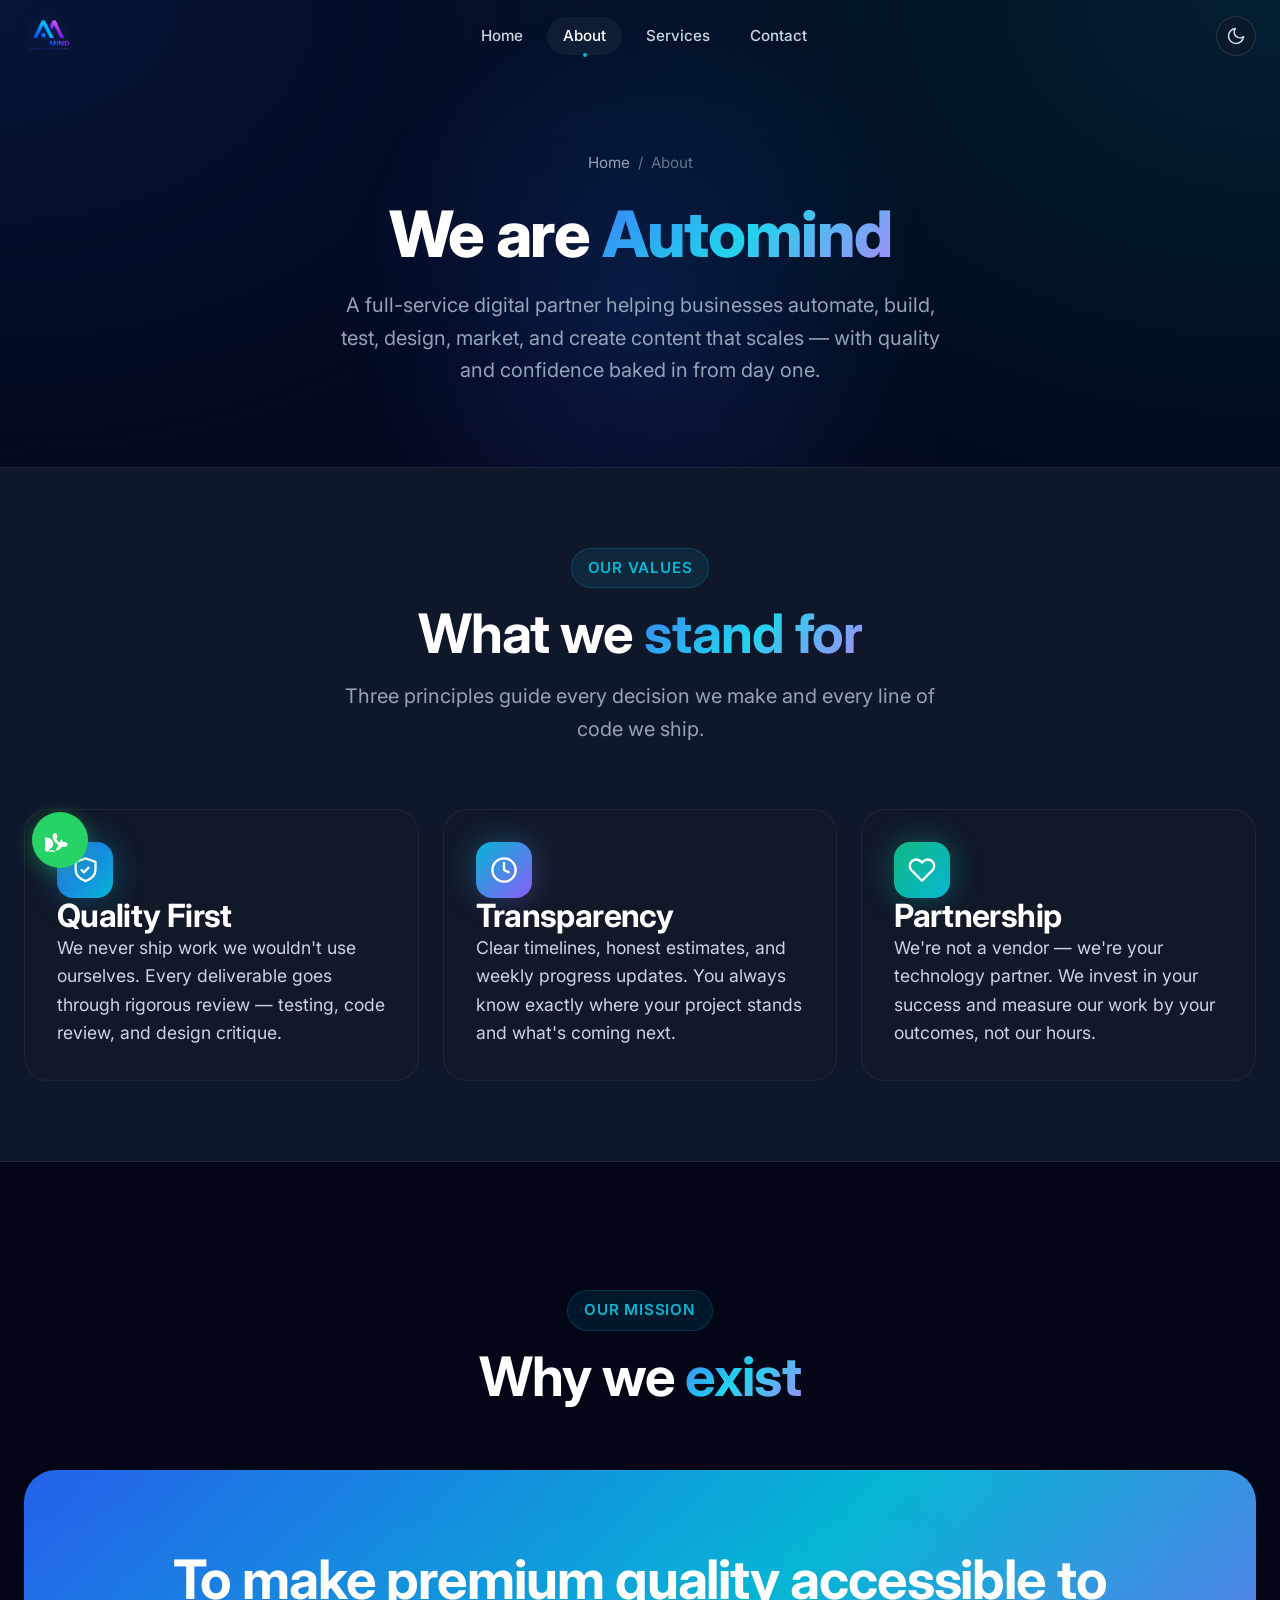
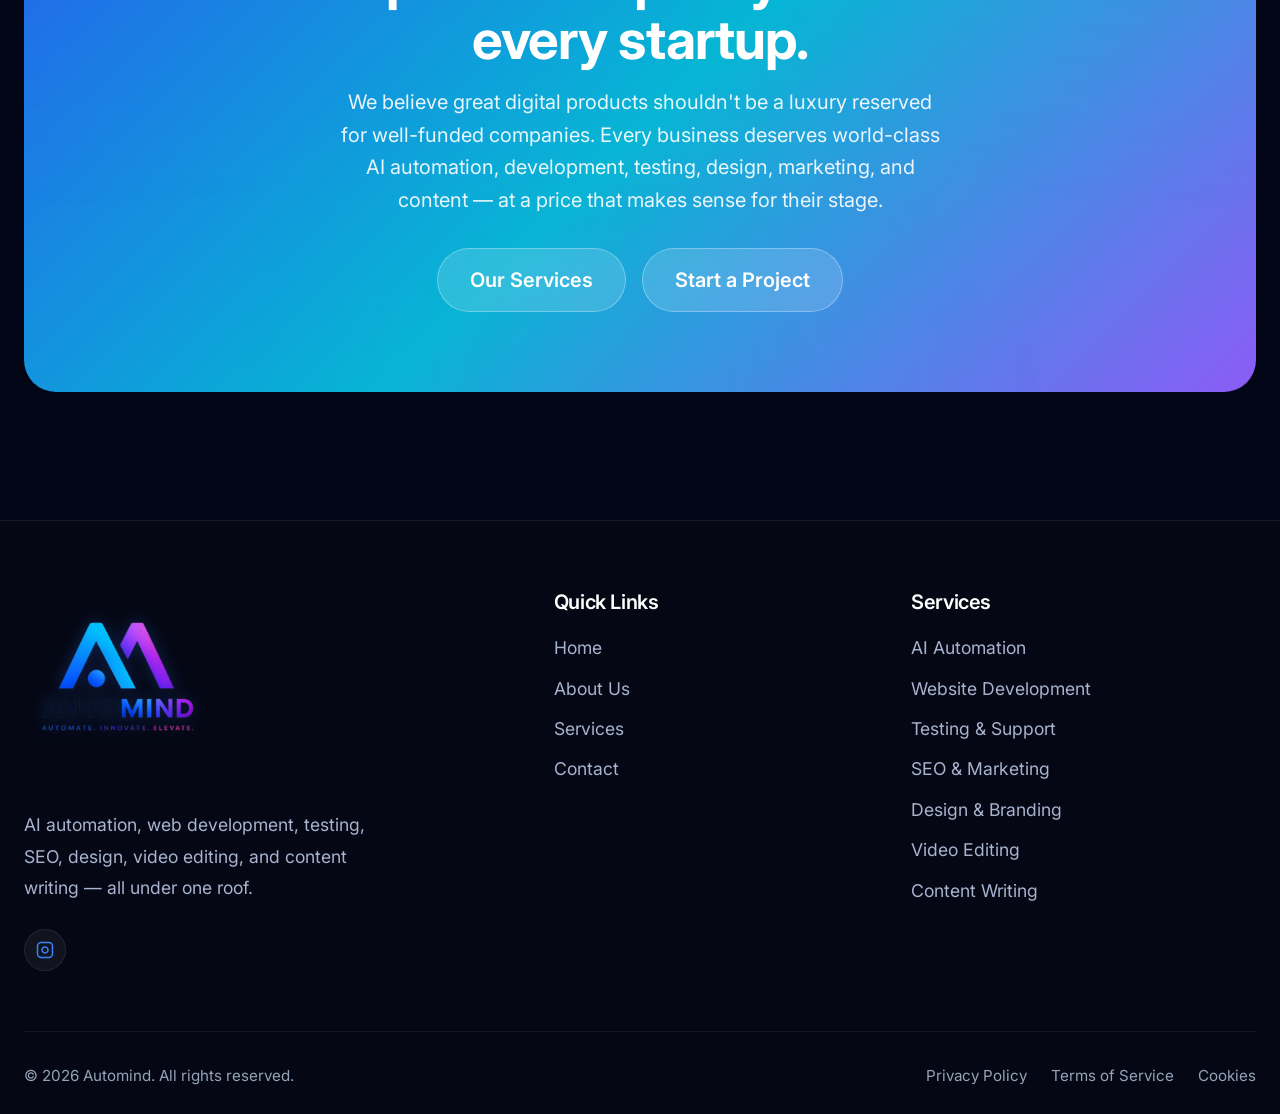
<file: about.html>
<!DOCTYPE html>
<html lang="en" data-theme="dark">
<head>
  <meta charset="UTF-8">
  <meta name="viewport" content="width=device-width, initial-scale=1.0">
  <meta name="theme-color" content="#020617">

  <title>About Automind — Our Story, Mission & Team</title>
  <meta name="description" content="Learn about Automind — a full-service digital partner specializing in AI automation, web and app development, testing, SEO, design, video editing, and content writing. Meet our team and discover our mission.">
  <meta name="keywords" content="about automind, AI automation, web development, app development, software testing, SEO, digital marketing, graphic design, video editing, content writing">
  <meta name="author" content="Automind">
  <link rel="canonical" href="https://automindtech.github.io/about.html">

  <meta property="og:type" content="website">
  <meta property="og:title" content="About Automind — Our Story, Mission & Team">
  <meta property="og:description" content="A full-service digital partner specializing in AI automation, web and app development, testing, SEO, design, video editing, and content writing.">
  <meta property="og:url" content="https://automindtech.github.io/about.html">
  <meta property="og:site_name" content="Automind">
  <meta property="og:image" content="https://automindtech.github.io/assets/og-image.svg">

  <meta name="twitter:card" content="summary_large_image">
  <meta name="twitter:title" content="About Automind — Our Story, Mission & Team">
  <meta name="twitter:description" content="A full-service digital partner for AI automation, web and app development, testing, SEO, design, video, and content.">

  <link rel="icon" type="image/svg+xml" href="assets/favicon.svg">
  <link rel="apple-touch-icon" href="assets/favicon.svg">
  <link rel="manifest" href="assets/manifest.webmanifest">

  <link rel="preconnect" href="https://fonts.googleapis.com">
  <link rel="preconnect" href="https://fonts.gstatic.com" crossorigin>
  <link href="https://fonts.googleapis.com/css2?family=Inter:wght@300;400;500;600;700;800&family=JetBrains+Mono:wght@400;500&display=swap" rel="stylesheet">

  <link rel="stylesheet" href="css/variables.css">
  <link rel="stylesheet" href="css/base.css">
  <link rel="stylesheet" href="css/components.css">
  <link rel="stylesheet" href="css/layout.css">
  <link rel="stylesheet" href="css/sections.css">

  <script type="application/ld+json">
  {
    "@context": "https://schema.org",
    "@type": "AboutPage",
    "name": "About Automind",
    "url": "https://automindtech.github.io/about.html",
    "description": "Learn about Automind — a full-service digital partner for AI automation, web and app development, testing, SEO, design, video editing, and content writing.",
    "mainEntity": {
      "@type": "Organization",
      "name": "Automind",
      "foundingDate": "2021",
      "slogan": "Quality. Design. Scale.",
      "numberOfEmployees": "15"
    }
  }
  </script>
</head>
<body>
  <a href="#main" class="skip-link">Skip to main content</a>
  <div class="loader" aria-hidden="true">
    <div class="loader-logo">Automind</div>
    <div class="loader-bar"></div>
  </div>
  <div class="scroll-progress" aria-hidden="true"></div>

  <header class="header" id="header">
    <div class="container header-inner">
      <a href="index.html" class="logo" aria-label="Automind home"><img src="assets/automind.png.png" alt="Automind" class="logo-img"></a>
      <nav class="nav" aria-label="Primary navigation">
        <a href="index.html" class="nav-link">Home</a>
        <a href="about.html" class="nav-link active">About</a>
        <a href="services.html" class="nav-link">Services</a>
<!--         <a href="portfolio.html" class="nav-link">Portfolio</a>
 --><!--         <a href="pricing.html" class="nav-link">Pricing</a>
 -->        <a href="contact.html" class="nav-link">Contact</a>
      </nav>
      <div class="header-actions">
        <button class="theme-toggle" aria-label="Toggle dark mode">
          <svg class="icon-moon" viewBox="0 0 24 24" fill="none" stroke="currentColor" stroke-width="2" stroke-linecap="round" stroke-linejoin="round"><path d="M21 12.79A9 9 0 1 1 11.21 3 7 7 0 0 0 21 12.79z"/></svg>
          <svg class="icon-sun" viewBox="0 0 24 24" fill="none" stroke="currentColor" stroke-width="2" stroke-linecap="round" stroke-linejoin="round"><circle cx="12" cy="12" r="5"/><line x1="12" y1="1" x2="12" y2="3"/><line x1="12" y1="21" x2="12" y2="23"/><line x1="4.22" y1="4.22" x2="5.64" y2="5.64"/><line x1="18.36" y1="18.36" x2="19.78" y2="19.78"/><line x1="1" y1="12" x2="3" y2="12"/><line x1="21" y1="12" x2="23" y2="12"/><line x1="4.22" y1="19.78" x2="5.64" y2="18.36"/><line x1="18.36" y1="5.64" x2="19.78" y2="4.22"/></svg>
        </button>
        <button class="menu-toggle" aria-label="Toggle menu" aria-expanded="false"><span></span><span></span><span></span></button>
      </div>
    </div>
  </header>

  <div class="mobile-overlay"></div>
  <nav class="mobile-nav" aria-label="Mobile navigation">
    <a href="index.html" class="nav-link">Home</a>
    <a href="about.html" class="nav-link">About</a>
    <a href="services.html" class="nav-link">Services</a>
<!--     <a href="portfolio.html" class="nav-link">Portfolio</a>
 --><!--     <a href="pricing.html" class="nav-link">Pricing</a>
 -->    <a href="contact.html" class="nav-link">Contact</a>
  </nav>

  <main id="main">
    <section class="page-hero">
      <div class="container">
        <div class="breadcrumb reveal">
          <a href="index.html">Home</a> <span>/</span> <span>About</span>
        </div>
        <h1 class="reveal">We are <span class="gradient-text">Automind</span></h1>
        <p class="reveal">A full-service digital partner helping businesses automate, build, test, design, market, and create content that scales — with quality and confidence baked in from day one.</p>
      </div>
    </section>

    <!-- <section class="section section--sm">
      <div class="container">
        <div class="about-grid">
          <div class="about-visual reveal" data-reveal="left">
            <img src="assets/automind-logo.svg" alt="Automind" style="width:280px;height:auto;margin:auto;filter:drop-shadow(0 0 40px rgba(37,99,235,0.3));">
          </div>
          <div class="about-content reveal" data-reveal="right">
            <span class="section-eyebrow">Our Story</span>
            <h2>From a small QA team to a full-service technology partner</h2>
            <p>Founded in 2021, Automind started as a two-person QA consultancy focused on automation testing for early-stage startups. We quickly realized our clients needed more — they needed a partner who could handle AI automation, development, testing, design, marketing, video, and content under one roof.</p>
            <p>Today, we're a team of 15 senior engineers, designers, and QA specialists who have delivered 100+ projects across 50+ clients. We've stayed true to our founding principle: quality first, always.</p>
            <ul class="about-list">
              <li>Senior-only team</li>
              <li>100+ projects shipped</li>
              <li>50+ happy clients</li>
              <li>99% satisfaction rate</li>
              <li>24/7 support available</li>
              <li>Global remote team</li>
            </ul>
            <a href="contact.html" class="btn btn--primary">Work With Us</a>
          </div>
        </div>
      </div>
    </section> -->

    <section class="section section--sm" style="background: var(--bg-elevated); border-top: 1px solid var(--border-subtle); border-bottom: 1px solid var(--border-subtle);">
      <div class="container">
        <div class="section-header reveal">
          <span class="section-eyebrow">Our Values</span>
          <h2 class="section-title">What we <span class="gradient-text">stand for</span></h2>
          <p class="section-subtitle">Three principles guide every decision we make and every line of code we ship.</p>
        </div>
        <div class="values-grid stagger">
          <div class="card">
            <div class="icon-box"><svg viewBox="0 0 24 24" fill="none" stroke="currentColor" stroke-width="2" stroke-linecap="round" stroke-linejoin="round"><path d="M9 12l2 2 4-4"/><path d="M21 12c0 5-3.5 7.5-8.5 9.5C7.5 19.5 4 17 4 12V5l8.5-3L21 5v7z"/></svg></div>
            <h3>Quality First</h3>
            <p>We never ship work we wouldn't use ourselves. Every deliverable goes through rigorous review — testing, code review, and design critique.</p>
          </div>
          <div class="card">
            <div class="icon-box icon-box--accent"><svg viewBox="0 0 24 24" fill="none" stroke="currentColor" stroke-width="2" stroke-linecap="round" stroke-linejoin="round"><circle cx="12" cy="12" r="10"/><path d="M12 6v6l4 2"/></svg></div>
            <h3>Transparency</h3>
            <p>Clear timelines, honest estimates, and weekly progress updates. You always know exactly where your project stands and what's coming next.</p>
          </div>
          <div class="card">
            <div class="icon-box icon-box--success"><svg viewBox="0 0 24 24" fill="none" stroke="currentColor" stroke-width="2" stroke-linecap="round" stroke-linejoin="round"><path d="M20.84 4.61a5.5 5.5 0 0 0-7.78 0L12 5.67l-1.06-1.06a5.5 5.5 0 0 0-7.78 7.78l1.06 1.06L12 21.23l7.78-7.78 1.06-1.06a5.5 5.5 0 0 0 0-7.78z"/></svg></div>
            <h3>Partnership</h3>
            <p>We're not a vendor — we're your technology partner. We invest in your success and measure our work by your outcomes, not our hours.</p>
          </div>
        </div>
      </div>
    </section>

    <section class="section">
      <div class="container">
        <div class="section-header reveal">
          <span class="section-eyebrow">Our Mission</span>
          <h2 class="section-title">Why we <span class="gradient-text">exist</span></h2>
        </div>
        <div class="cta-banner reveal" style="padding: var(--space-20);">
          <h2>To make premium quality accessible to every startup.</h2>
          <p>We believe great digital products shouldn't be a luxury reserved for well-funded companies. Every business deserves world-class AI automation, development, testing, design, marketing, and content — at a price that makes sense for their stage.</p>
          <div class="hero-actions">
            <a href="services.html" class="btn btn--secondary btn--lg">Our Services</a>
            <a href="contact.html" class="btn btn--secondary btn--lg">Start a Project</a>
          </div>
        </div>
      </div>
    </section>

    <!-- <section class="section section--sm">
      <div class="container">
        <div class="section-header reveal">
          <span class="section-eyebrow">Our Team</span>
          <h2 class="section-title">Meet the <span class="gradient-text">people behind Automind</span></h2>
          <p class="section-subtitle">Senior engineers, designers, and QA specialists who care deeply about your success.</p>
        </div>
        <div class="team-grid stagger">
          <div class="team-card">
            <div class="team-avatar">VS</div>
            <h4>Vivek Saindane</h4>
            <p class="role">Founder & CEO</p>
            <p>Motivated mindset with thousands of innovations.</p>
          </div>
          <div class="team-card">
            <div class="team-avatar">DK</div>
            <h4>Devyani Kadnor</h4>
            <p class="role">Co-Founder</p>
            <p>Devops engineer specialized in React, Software testing and Cloud architecture.</p>
          </div> -->
          <!-- <div class="team-card">
            <div class="team-avatar">MS</div>
            <h4>Maya Singh</h4>
            <p class="role">Design Lead</p>
            <p>Brand identity and UI/UX expert. Former designer at a top agency.</p>
          </div> -->
          <!-- <div class="team-card">
            <div class="team-avatar">TK</div>
            <h4>Tomas Kowalski</h4>
            <p class="role">QA Architect</p>
            <p>Automation specialist. Built CI/CD pipelines for 30+ teams.</p>
          </div> -->
       <!--  </div>
      </div>
    </section> -->

    <!-- <section class="stats">
      <div class="container">
        <div class="stats-grid stagger">
          <div class="stat-item"><div class="stat-num"><span data-counter="100" data-suffix="+">0</span></div><div class="stat-label">Projects</div></div>
          <div class="stat-item"><div class="stat-num"><span data-counter="50" data-suffix="+">0</span></div><div class="stat-label">Clients</div></div>
          <div class="stat-item"><div class="stat-num"><span data-counter="15">0</span></div><div class="stat-label">Team Members</div></div>
          <div class="stat-item"><div class="stat-num"><span data-counter="5" data-suffix="+">0</span></div><div class="stat-label">Years</div></div>
          <div class="stat-item"><div class="stat-num"><span data-counter="99" data-suffix="%">0</span></div><div class="stat-label">Satisfaction</div></div>
        </div>
      </div>
    </section> -->
  </main>

  <footer class="footer">
    <div class="container">
      <div class="footer-grid">
        <div class="footer-brand">
          <a href="index.html" class="logo"><img src="assets/automind.png.png" alt="Automind" class="logo-img"></a>
          <p>AI automation, web development, testing, SEO, design, video editing, and content writing — all under one roof.</p>
          <div class="footer-social">
<!--             <a href="#" aria-label="Twitter"><svg viewBox="0 0 24 24" fill="currentColor"><path d="M23 3a10.9 10.9 0 0 1-3.14 1.53 4.48 4.48 0 0 0-7.86 3v1A10.66 10.66 0 0 1 3 4s-4 9 5 13a11.64 11.64 0 0 1-7 2c9 5 20 0 20-11.5a4.5 4.5 0 0 0-.08-.83A7.72 7.72 0 0 0 23 3z"/></svg></a>
 --><!--             <a href="#" aria-label="LinkedIn"><svg viewBox="0 0 24 24" fill="currentColor"><path d="M16 8a6 6 0 0 1 6 6v7h-4v-7a2 2 0 0 0-2-2 2 2 0 0 0-2 2v7h-4v-7a6 6 0 0 1 6-6zM2 9h4v12H2zM4 2a2 2 0 1 1 0 4 2 2 0 0 1 0-4z"/></svg></a>
 --><!--             <a href="#" aria-label="GitHub"><svg viewBox="0 0 24 24" fill="currentColor"><path d="M12 .3a12 12 0 0 0-3.8 23.4c.6.1.8-.3.8-.6v-2c-3.3.7-4-1.6-4-1.6-.6-1.4-1.4-1.8-1.4-1.8-1.1-.7.1-.7.1-.7 1.2.1 1.9 1.2 1.9 1.2 1 1.8 2.8 1.3 3.5 1 .1-.8.4-1.3.7-1.6-2.7-.3-5.5-1.3-5.5-6 0-1.3.5-2.4 1.2-3.2-.1-.3-.5-1.5.1-3.2 0 0 1-.3 3.3 1.2a11.5 11.5 0 0 1 6 0c2.3-1.5 3.3-1.2 3.3-1.2.6 1.7.2 2.9.1 3.2.8.8 1.2 1.9 1.2 3.2 0 4.6-2.8 5.7-5.5 6 .4.4.8 1.1.8 2.2v3.3c0 .3.2.7.8.6A12 12 0 0 0 12 .3z"/></svg></a>
 -->            <a href="https://www.instagram.com/automind.offical?igsh=ZXBrYjNrN3hzbmQz" aria-label="Instagram"><svg viewBox="0 0 24 24" fill="none" stroke="currentColor" stroke-width="2"><rect x="2" y="2" width="20" height="20" rx="5" ry="5"/><path d="M16 11.37A4 4 0 1 1 12.63 8 4 4 0 0 1 16 11.37z"/><line x1="17.5" y1="6.5" x2="17.51" y2="6.5"/></svg></a>
          </div>
        </div>
        <div class="footer-col"><h4>Quick Links</h4><ul><li><a href="index.html">Home</a></li><li><a href="about.html">About Us</a></li><li><a href="services.html">Services</a></li><li><a href="contact.html">Contact</a></li></ul></div>
        <div class="footer-col"><h4>Services</h4><ul><li><a href="services.html#ai-automation">AI Automation</a></li><li><a href="services.html#website-development">Website Development</a></li><li><a href="services.html#testing-support">Testing & Support</a></li><li><a href="services.html#seo-marketing">SEO & Marketing</a></li><li><a href="services.html#design-branding">Design & Branding</a></li><li><a href="services.html#video-editing">Video Editing</a></li><li><a href="services.html#content-writing">Content Writing</a></li></ul></div>
<!--         <div class="footer-col"><h4>Technologies</h4><ul><li><a href="#">Selenium</a></li><li><a href="#">Playwright</a></li><li><a href="#">Cypress</a></li><li><a href="#">React</a></li><li><a href="#">Figma</a></li><li><a href="#">Docker</a></li></ul></div>
 --><!--         <div class="footer-col"><h4>Stay Updated</h4><p style="color: var(--text-muted); font-size: var(--fs-sm); margin-bottom: var(--space-4)">Subscribe to our newsletter for insights on testing, design, and building great products.</p><form class="newsletter"><input type="email" placeholder="Your email" aria-label="Email for newsletter" required><button type="submit" class="btn btn--primary" aria-label="Subscribe"><svg viewBox="0 0 24 24" fill="none" stroke="currentColor" stroke-width="2" stroke-linecap="round" stroke-linejoin="round"><line x1="5" y1="12" x2="19" y2="12"/><polyline points="12 5 19 12 12 19"/></svg></button></form></div>
 -->      </div>
      <div class="footer-bottom"><p>&copy; <span data-year>2026</span> Automind. All rights reserved.</p><div class="footer-bottom-links"><a href="#">Privacy Policy</a><a href="#">Terms of Service</a><a href="#">Cookies</a></div></div>
    </div>
  </footer>

  <button class="back-to-top" aria-label="Back to top"><svg viewBox="0 0 24 24" fill="none" stroke="currentColor" stroke-width="2" stroke-linecap="round" stroke-linejoin="round"><line x1="12" y1="19" x2="12" y2="5"/><polyline points="5 12 12 5 19 12"/></svg></button>
  <a href="https://wa.me/15550100" class="whatsapp-float" aria-label="Chat on WhatsApp" target="_blank" rel="noopener"><svg viewBox="0 0 24 24" fill="currentColor"><path d="M17.472 14.382c-.297-.149-1.758-.867-2.03-.967-.273-.099-.471-.148-.67.15-.197.297-.767.966-.94 1.164-.173.199-.347.223-.644.075-.297-.15-1.255-.463-2.39-1.475-.883-.788-1.48-1.761-1.653-2.059-.173-.297-.018-.458.13-.606.134-.133.298-.347.446-.52.149-.174.198-.298.298-.497.099-.198.05-.371-.025-.52-.075-.149-.669-1.612-.916-2.207-.242-.579-.487-.5-.669-.51l-.57-.01c-.198 0-.52.074-.792.372-.272.297-1.04 1.016-1.04 2.479 0 1.462 1.065 2.875 1.213 3.074.149.198 2.096 3.2 5.077 4.487.709.306 1.262.489 1.694.625.712.227 1.36.195 1.871.118.571-.085 1.758-.719 2.006-1.413.248-.694.248-1.289.173-1.413-.074-.124-.272-.198-.57-.347m-9.445 7.04H3.56l-.52-1.86c2.16-.79 3.62-2.58 3.62-4.6 0-2.77-2.46-5.02-5.5-5.02-3.04 0-5.5 2.25-5.5 5.02 0 1.19.5 2.29 1.32 3.16L1.5 21.42l3.16-1.4c.84.32 1.74.5 2.69.5 3.86 0 7-2.69 7-6 0-1.19-.5-2.29-1.32-3.16z"/></svg></a>

  <script src="js/main.js"></script>
</body>
</html>
</file>
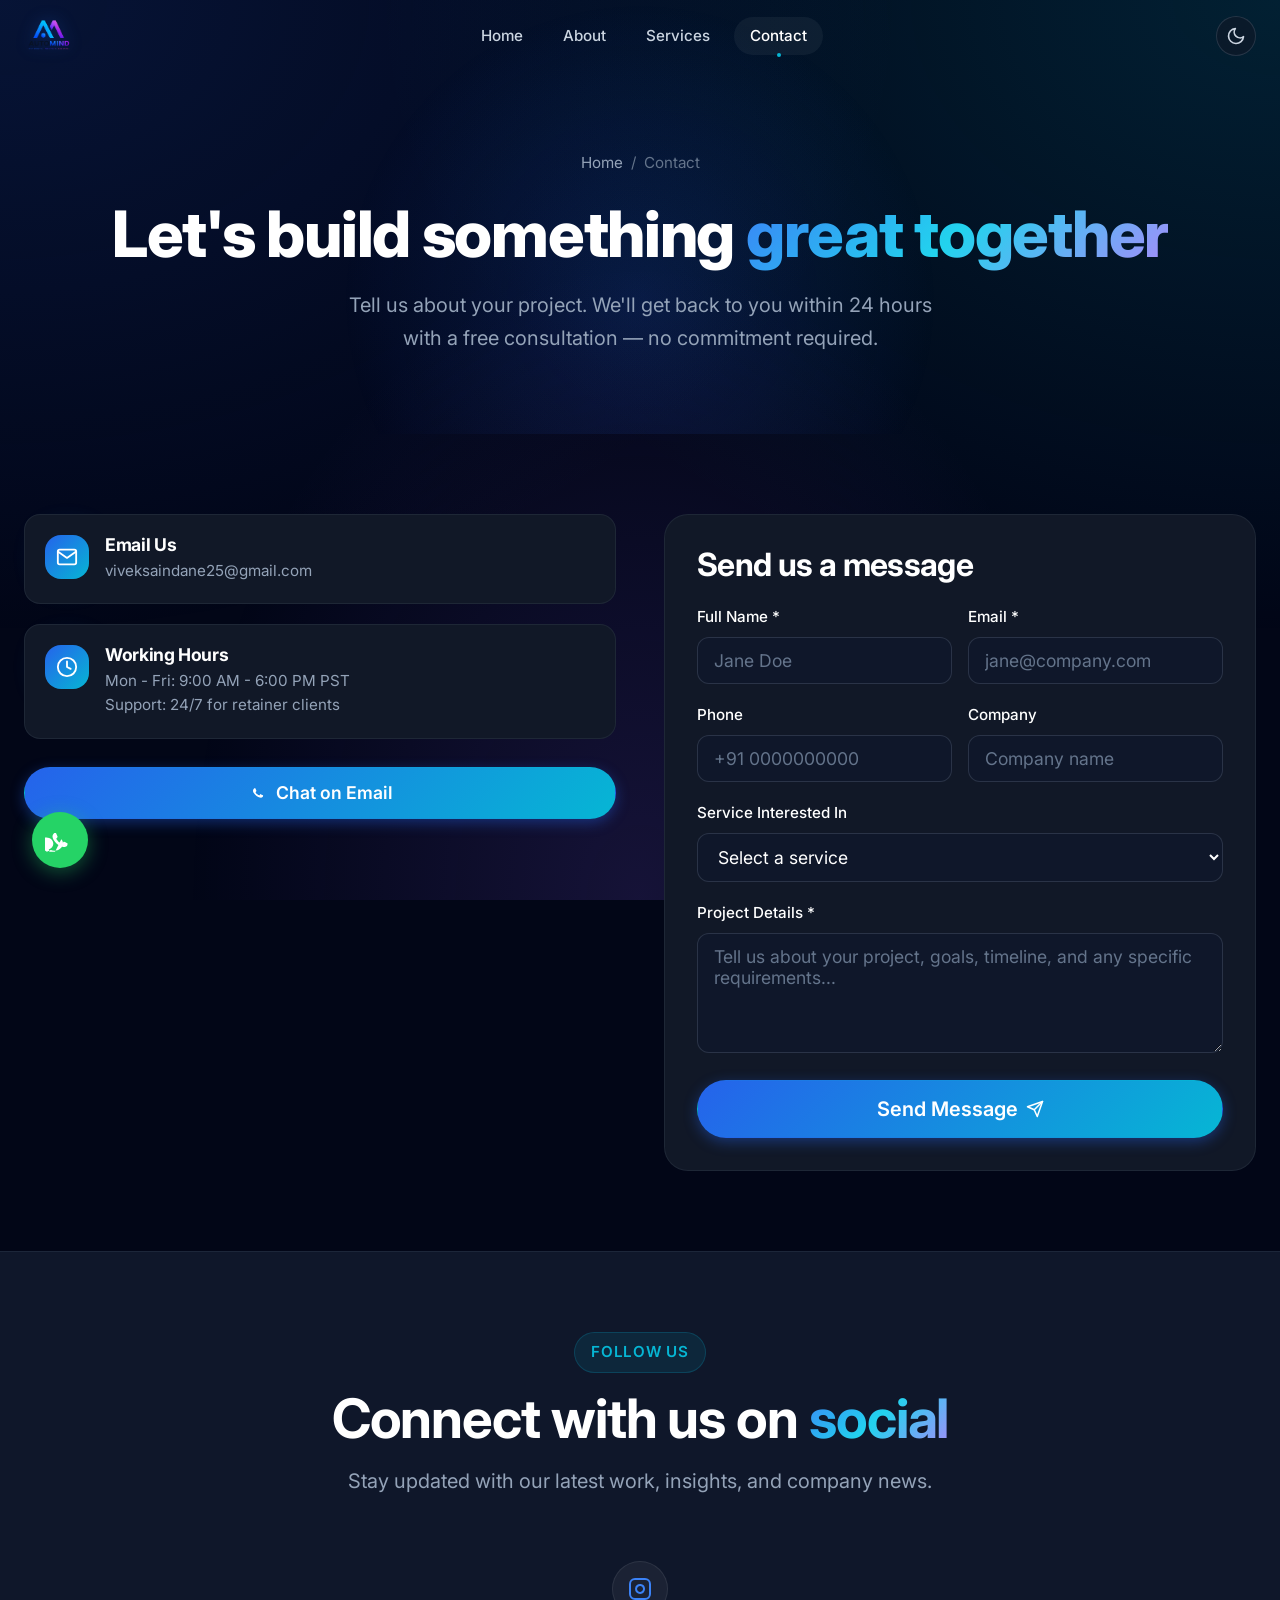
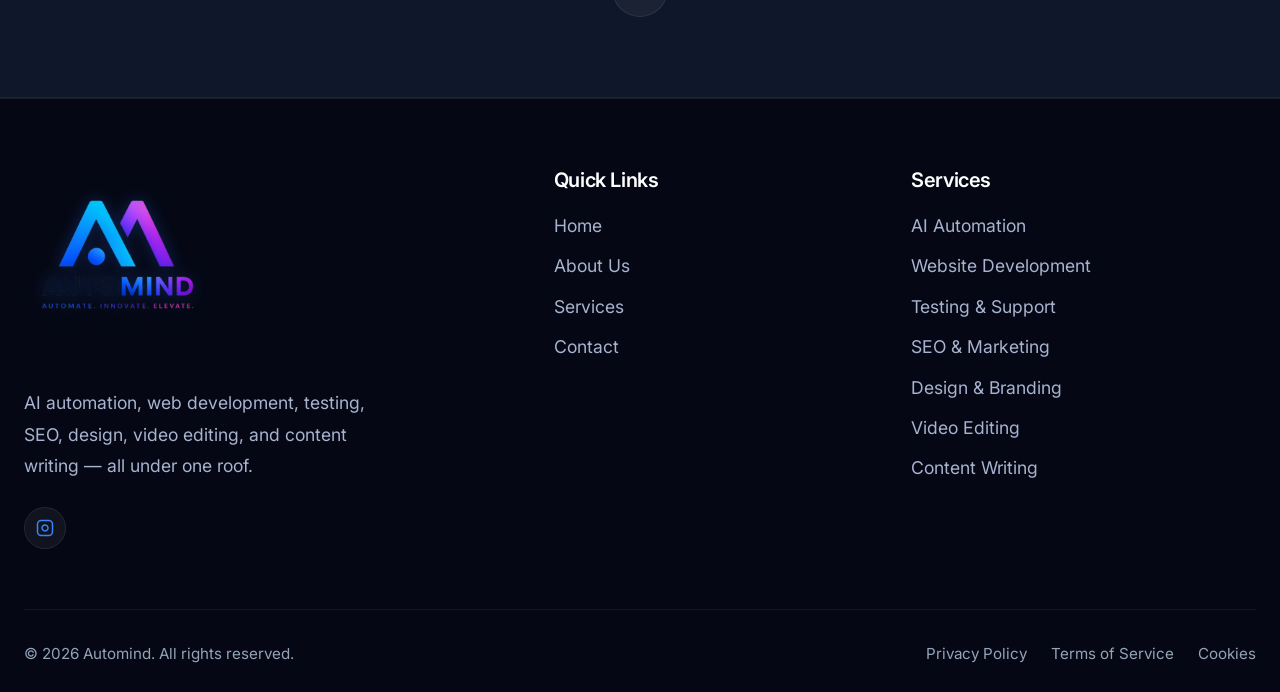
<file: contact.html>
<!DOCTYPE html>
<html lang="en" data-theme="dark">
<head>
  <meta charset="UTF-8">
  <meta name="viewport" content="width=device-width, initial-scale=1.0">
  <meta name="theme-color" content="#020617">

  <title>Contact Us — Get a Free Consultation | Automind</title>
  <meta name="description" content="Get in touch with Automind for a free consultation on AI automation, web and app development, testing, SEO, design, video editing, or content writing. Email, phone, WhatsApp, or fill out our contact form.">
  <meta name="keywords" content="contact automind, free consultation, AI automation quote, web development quote, app development quote, SEO quote, design quote, video editing quote, content writing quote, get in touch">
  <meta name="author" content="Automind">
  <link rel="canonical" href="https://automindtech.github.io/contact.html">

  <meta property="og:type" content="website">
  <meta property="og:title" content="Contact Us — Get a Free Consultation | Automind">
  <meta property="og:description" content="Get in touch for a free consultation on AI automation, web and app development, testing, SEO, design, video, or content writing.">
  <meta property="og:url" content="https://automindtech.github.io/contact.html">
  <meta property="og:site_name" content="Automind">
  <meta property="og:image" content="https://automindtech.github.io/assets/og-image.svg">

  <meta name="twitter:card" content="summary_large_image">
  <meta name="twitter:title" content="Contact Automind">
  <meta name="twitter:description" content="Get in touch for a free consultation.">

  <link rel="icon" type="image/svg+xml" href="assets/favicon.svg">
  <link rel="apple-touch-icon" href="assets/favicon.svg">
  <link rel="manifest" href="assets/manifest.webmanifest">

  <link rel="preconnect" href="https://fonts.googleapis.com">
  <link rel="preconnect" href="https://fonts.gstatic.com" crossorigin>
  <link href="https://fonts.googleapis.com/css2?family=Inter:wght@300;400;500;600;700;800&family=JetBrains+Mono:wght@400;500&display=swap" rel="stylesheet">

  <link rel="stylesheet" href="css/variables.css">
  <link rel="stylesheet" href="css/base.css">
  <link rel="stylesheet" href="css/components.css">
  <link rel="stylesheet" href="css/layout.css">
  <link rel="stylesheet" href="css/sections.css">

  <script type="application/ld+json">
  {
    "@context": "https://schema.org",
    "@type": "ContactPage",
    "name": "Contact Automind",
    "url": "https://automindtech.github.io/contact.html",
    "mainEntity": {
      "@type": "Organization",
      "name": "Automind",
      "email": "hello@automind.com",
      "telephone": "+1-555-010-0100",
      "address": {
        "@type": "PostalAddress",
        "streetAddress": "500 Innovation Drive, Suite 200",
        "addressLocality": "San Francisco",
        "addressRegion": "CA",
        "postalCode": "94107",
        "addressCountry": "US"
      }
    }
  }
  </script>
</head>
<body>
  <a href="#main" class="skip-link">Skip to main content</a>
  <div class="loader" aria-hidden="true"><div class="loader-logo">Automind</div><div class="loader-bar"></div></div>
  <div class="scroll-progress" aria-hidden="true"></div>

  <header class="header" id="header">
    <div class="container header-inner">
      <a href="index.html" class="logo" aria-label="Automind home"><img src="assets/automind.png.png" alt="Automind" class="logo-img"></a>
      <nav class="nav" aria-label="Primary navigation">
        <a href="index.html" class="nav-link">Home</a>
        <a href="about.html" class="nav-link">About</a>
        <a href="services.html" class="nav-link">Services</a>
<!--         <a href="portfolio.html" class="nav-link">Portfolio</a>
 --><!--         <a href="pricing.html" class="nav-link">Pricing</a>
 -->        <a href="contact.html" class="nav-link active">Contact</a>
      </nav>
      <div class="header-actions">
        <button class="theme-toggle" aria-label="Toggle dark mode">
          <svg class="icon-moon" viewBox="0 0 24 24" fill="none" stroke="currentColor" stroke-width="2" stroke-linecap="round" stroke-linejoin="round"><path d="M21 12.79A9 9 0 1 1 11.21 3 7 7 0 0 0 21 12.79z"/></svg>
          <svg class="icon-sun" viewBox="0 0 24 24" fill="none" stroke="currentColor" stroke-width="2" stroke-linecap="round" stroke-linejoin="round"><circle cx="12" cy="12" r="5"/><line x1="12" y1="1" x2="12" y2="3"/><line x1="12" y1="21" x2="12" y2="23"/><line x1="4.22" y1="4.22" x2="5.64" y2="5.64"/><line x1="18.36" y1="18.36" x2="19.78" y2="19.78"/><line x1="1" y1="12" x2="3" y2="12"/><line x1="21" y1="12" x2="23" y2="12"/><line x1="4.22" y1="19.78" x2="5.64" y2="18.36"/><line x1="18.36" y1="5.64" x2="19.78" y2="4.22"/></svg>
        </button>
        <button class="menu-toggle" aria-label="Toggle menu" aria-expanded="false"><span></span><span></span><span></span></button>
      </div>
    </div>
  </header>

  <div class="mobile-overlay"></div>
  <nav class="mobile-nav" aria-label="Mobile navigation">
    <a href="index.html" class="nav-link">Home</a>
    <a href="about.html" class="nav-link">About</a>
    <a href="services.html" class="nav-link">Services</a>
<!--     <a href="portfolio.html" class="nav-link">Portfolio</a>
 --><!--     <a href="pricing.html" class="nav-link">Pricing</a>
 -->    <a href="contact.html" class="nav-link">Contact</a>
  </nav>

  <main id="main">
    <section class="page-hero">
      <div class="container">
        <div class="breadcrumb reveal"><a href="index.html">Home</a> <span>/</span> <span>Contact</span></div>
        <h1 class="reveal">Let's build something <span class="gradient-text">great together</span></h1>
        <p class="reveal">Tell us about your project. We'll get back to you within 24 hours with a free consultation — no commitment required.</p>
      </div>
    </section>

    <section class="section section--sm">
      <div class="container">
        <div class="contact-grid">
          <div class="contact-info reveal" data-reveal="left">
            <div class="contact-info-item">
              <div class="icon-box"><svg viewBox="0 0 24 24" fill="none" stroke="currentColor" stroke-width="2" stroke-linecap="round" stroke-linejoin="round"><path d="M4 4h16c1.1 0 2 .9 2 2v12c0 1.1-.9 2-2 2H4c-1.1 0-2-.9-2-2V6c0-1.1.9-2 2-2z"/><polyline points="22,6 12,13 2,6"/></svg></div>
              <div>
                <h4>Email Us</h4>
<!--                 <p><a href="mailto:hello@automind.com">hello@automind.com</a></p>
 -->                <p><a href="mailto:viveksaindane25@gmail.com">viveksaindane25@gmail.com</a></p>
              </div>
            </div>
            <!-- <div class="contact-info-item">
              <div class="icon-box icon-box--accent"><svg viewBox="0 0 24 24" fill="none" stroke="currentColor" stroke-width="2" stroke-linecap="round" stroke-linejoin="round"><path d="M22 16.92v3a2 2 0 0 1-2.18 2 19.79 19.79 0 0 1-8.63-3.07 19.5 19.5 0 0 1-6-6 19.79 19.79 0 0 1-3.07-8.67A2 2 0 0 1 4.11 2h3a2 2 0 0 1 2 1.72 12.84 12.84 0 0 0 .7 2.81 2 2 0 0 1-.45 2.11L8.09 9.91a16 16 0 0 0 6 6l1.27-1.27a2 2 0 0 1 2.11-.45 12.84 12.84 0 0 0 2.81.7A2 2 0 0 1 22 16.92z"/></svg></div>
              <div>
                <h4>Call Us</h4>
                <p><a href="tel:+1555010100">+1 (555) 010-0100</a></p>
                <p>Mon - Fri, 9 AM - 6 PM PST</p>
              </div>
            </div>
            <div class="contact-info-item">
              <div class="icon-box icon-box--success"><svg viewBox="0 0 24 24" fill="none" stroke="currentColor" stroke-width="2" stroke-linecap="round" stroke-linejoin="round"><path d="M21 10c0 7-9 13-9 13s-9-6-9-13a9 9 0 0 1 18 0z"/><circle cx="12" cy="10" r="3"/></svg></div>
              <div>
                <h4>Visit Us</h4>
                <p>500 Innovation Drive, Suite 200<br>San Francisco, CA 94107</p>
              </div>
            </div> -->
            <div class="contact-info-item">
              <div class="icon-box"><svg viewBox="0 0 24 24" fill="none" stroke="currentColor" stroke-width="2" stroke-linecap="round" stroke-linejoin="round"><circle cx="12" cy="12" r="10"/><polyline points="12 6 12 12 16 14"/></svg></div>
              <div>
                <h4>Working Hours</h4>
                <p>Mon - Fri: 9:00 AM - 6:00 PM PST</p>
                <p>Support: 24/7 for retainer clients</p>
              </div>
            </div>
            <a href="mailto:viveksaindane25@gmail.com" class="btn btn--primary btn--block" target="_blank" rel="noopener" style="margin-top: var(--space-2)">
              <svg viewBox="0 0 24 24" fill="currentColor" style="width:20px;height:20px"><path d="M17.472 14.382c-.297-.149-1.758-.867-2.03-.967-.273-.099-.471-.148-.67.15-.197.297-.767.966-.94 1.164-.173.199-.347.223-.644.075-.297-.15-1.255-.463-2.39-1.475-.883-.788-1.48-1.761-1.653-2.059-.173-.297-.018-.458.13-.606.134-.133.298-.347.446-.52.149-.174.198-.298.298-.497.099-.198.05-.371-.025-.52-.075-.149-.669-1.612-.916-2.207-.242-.579-.487-.5-.669-.51l-.57-.01c-.198 0-.52.074-.792.372-.272.297-1.04 1.016-1.04 2.479 0 1.462 1.065 2.875 1.213 3.074.149.198 2.096 3.2 5.077 4.487.709.306 1.262.489 1.694.625.712.227 1.36.195 1.871.118.571-.085 1.758-.719 2.006-1.413.248-.694.248-1.289.173-1.413-.074-.124-.272-.198-.57-.347z"/></svg>
              Chat on Email
            </a>
          </div>

          <form class="contact-form reveal" data-reveal="right" id="contact-form" novalidate>
            <h3 style="margin-bottom: var(--space-6)">Send us a message</h3>
            <div class="form-row">
              <div class="form-group">
                <label class="form-label" for="name">Full Name *</label>
                <input class="form-input" type="text" id="name" name="name" placeholder="Jane Doe" required>
              </div>
              <div class="form-group">
                <label class="form-label" for="email">Email *</label>
                <input class="form-input" type="email" id="email" name="email" placeholder="jane@company.com" required>
              </div>
            </div>
            <div class="form-row">
              <div class="form-group">
                <label class="form-label" for="phone">Phone</label>
                <input class="form-input" type="tel" id="phone" name="phone" placeholder="+91 0000000000">
              </div>
              <div class="form-group">
                <label class="form-label" for="company">Company</label>
                <input class="form-input" type="text" id="company" name="company" placeholder="Company name">
              </div>
            </div>
            <div class="form-group">
              <label class="form-label" for="service">Service Interested In</label>
              <select class="form-select" id="service" name="service">
                <option value="">Select a service</option>
                <option>AI Automation</option>
                <option>Website Development</option>
                <option>Testing & Support</option>
                <option>SEO & Digital Marketing</option>
                <option>Design & Branding</option>
                <option>Video Editing</option>
                <option>Content Writing</option>
                <option>Multiple Services</option>
                <option>Not sure yet</option>
              </select>
            </div>
            <!-- <div class="form-group">
              <label class="form-label" for="budget">Estimated Budget</label>
              <select class="form-select" id="budget" name="budget">
                <option value="">Select a range</option>
                <option>Under $500 (Starter)</option>
                <option>$500 - $1,500 (Professional)</option>
                <option>$1,500+ (Enterprise)</option>
                <option>Not sure yet</option>
              </select>
            </div> -->
            <div class="form-group">
              <label class="form-label" for="message">Project Details *</label>
              <textarea class="form-textarea" id="message" name="message" placeholder="Tell us about your project, goals, timeline, and any specific requirements..." required></textarea>
            </div>
            <button type="submit" class="btn btn--primary btn--block btn--lg">
              Send Message
              <svg viewBox="0 0 24 24" fill="none" stroke="currentColor" stroke-width="2" stroke-linecap="round" stroke-linejoin="round"><line x1="22" y1="2" x2="11" y2="13"/><polygon points="22 2 15 22 11 13 2 9 22 2"/></svg>
            </button>
          </form>
        </div>

        <!-- <div class="map-placeholder reveal">
          <svg viewBox="0 0 24 24" fill="none" stroke="currentColor" stroke-width="1.5" stroke-linecap="round" stroke-linejoin="round"><path d="M21 10c0 7-9 13-9 13s-9-6-9-13a9 9 0 0 1 18 0z"/><circle cx="12" cy="10" r="3"/></svg>
          <p>500 Innovation Drive, San Francisco, CA 94107</p>
        </div> -->
      </div>
    </section>

    <section class="section section--sm" style="background: var(--bg-elevated); border-top: 1px solid var(--border-subtle); border-bottom: 1px solid var(--border-subtle);">
      <div class="container">
        <div class="section-header reveal">
          <span class="section-eyebrow">Follow Us</span>
          <h2 class="section-title">Connect with us on <span class="gradient-text">social</span></h2>
          <p class="section-subtitle">Stay updated with our latest work, insights, and company news.</p>
        </div>
        <div class="footer-social" style="justify-content: center; gap: var(--space-4);">
<!--           <a href="#" aria-label="Twitter" style="width:56px;height:56px"><svg viewBox="0 0 24 24" fill="currentColor" style="width:24px;height:24px"><path d="M23 3a10.9 10.9 0 0 1-3.14 1.53 4.48 4.48 0 0 0-7.86 3v1A10.66 10.66 0 0 1 3 4s-4 9 5 13a11.64 11.64 0 0 1-7 2c9 5 20 0 20-11.5a4.5 4.5 0 0 0-.08-.83A7.72 7.72 0 0 0 23 3z"/></svg></a>
 --><!--           <a href="#" aria-label="LinkedIn" style="width:56px;height:56px"><svg viewBox="0 0 24 24" fill="currentColor" style="width:24px;height:24px"><path d="M16 8a6 6 0 0 1 6 6v7h-4v-7a2 2 0 0 0-2-2 2 2 0 0 0-2 2v7h-4v-7a6 6 0 0 1 6-6zM2 9h4v12H2zM4 2a2 2 0 1 1 0 4 2 2 0 0 1 0-4z"/></svg></a>
 --><!--           <a href="#" aria-label="GitHub" style="width:56px;height:56px"><svg viewBox="0 0 24 24" fill="currentColor" style="width:24px;height:24px"><path d="M12 .3a12 12 0 0 0-3.8 23.4c.6.1.8-.3.8-.6v-2c-3.3.7-4-1.6-4-1.6-.6-1.4-1.4-1.8-1.4-1.8-1.1-.7.1-.7.1-.7 1.2.1 1.9 1.2 1.9 1.2 1 1.8 2.8 1.3 3.5 1 .1-.8.4-1.3.7-1.6-2.7-.3-5.5-1.3-5.5-6 0-1.3.5-2.4 1.2-3.2-.1-.3-.5-1.5.1-3.2 0 0 1-.3 3.3 1.2a11.5 11.5 0 0 1 6 0c2.3-1.5 3.3-1.2 3.3-1.2.6 1.7.2 2.9.1 3.2.8.8 1.2 1.9 1.2 3.2 0 4.6-2.8 5.7-5.5 6 .4.4.8 1.1.8 2.2v3.3c0 .3.2.7.8.6A12 12 0 0 0 12 .3z"/></svg></a>
 -->          <a href="https://www.instagram.com/automind.offical?igsh=ZXBrYjNrN3hzbmQz" aria-label="Instagram" style="width:56px;height:56px"><svg viewBox="0 0 24 24" fill="none" stroke="currentColor" stroke-width="2" style="width:24px;height:24px"><rect x="2" y="2" width="20" height="20" rx="5" ry="5"/><path d="M16 11.37A4 4 0 1 1 12.63 8 4 4 0 0 1 16 11.37z"/><line x1="17.5" y1="6.5" x2="17.51" y2="6.5"/></svg></a>
        </div>
      </div>
    </section>
  </main>

  <footer class="footer">
    <div class="container">
      <div class="footer-grid">
        <div class="footer-brand">
          <a href="index.html" class="logo"><img src="assets/automind.png.png" alt="Automind" class="logo-img"></a>
          <p>AI automation, web development, testing, SEO, design, video editing, and content writing — all under one roof.</p>
          <div class="footer-social">
<!--             <a href="#" aria-label="Twitter"><svg viewBox="0 0 24 24" fill="currentColor"><path d="M23 3a10.9 10.9 0 0 1-3.14 1.53 4.48 4.48 0 0 0-7.86 3v1A10.66 10.66 0 0 1 3 4s-4 9 5 13a11.64 11.64 0 0 1-7 2c9 5 20 0 20-11.5a4.5 4.5 0 0 0-.08-.83A7.72 7.72 0 0 0 23 3z"/></svg></a>
 --><!--             <a href="#" aria-label="LinkedIn"><svg viewBox="0 0 24 24" fill="currentColor"><path d="M16 8a6 6 0 0 1 6 6v7h-4v-7a2 2 0 0 0-2-2 2 2 0 0 0-2 2v7h-4v-7a6 6 0 0 1 6-6zM2 9h4v12H2zM4 2a2 2 0 1 1 0 4 2 2 0 0 1 0-4z"/></svg></a>
 --><!--             <a href="#" aria-label="GitHub"><svg viewBox="0 0 24 24" fill="currentColor"><path d="M12 .3a12 12 0 0 0-3.8 23.4c.6.1.8-.3.8-.6v-2c-3.3.7-4-1.6-4-1.6-.6-1.4-1.4-1.8-1.4-1.8-1.1-.7.1-.7.1-.7 1.2.1 1.9 1.2 1.9 1.2 1 1.8 2.8 1.3 3.5 1 .1-.8.4-1.3.7-1.6-2.7-.3-5.5-1.3-5.5-6 0-1.3.5-2.4 1.2-3.2-.1-.3-.5-1.5.1-3.2 0 0 1-.3 3.3 1.2a11.5 11.5 0 0 1 6 0c2.3-1.5 3.3-1.2 3.3-1.2.6 1.7.2 2.9.1 3.2.8.8 1.2 1.9 1.2 3.2 0 4.6-2.8 5.7-5.5 6 .4.4.8 1.1.8 2.2v3.3c0 .3.2.7.8.6A12 12 0 0 0 12 .3z"/></svg></a>
 -->            <a href="https://www.instagram.com/automind.offical?igsh=ZXBrYjNrN3hzbmQz" aria-label="Instagram"><svg viewBox="0 0 24 24" fill="none" stroke="currentColor" stroke-width="2"><rect x="2" y="2" width="20" height="20" rx="5" ry="5"/><path d="M16 11.37A4 4 0 1 1 12.63 8 4 4 0 0 1 16 11.37z"/><line x1="17.5" y1="6.5" x2="17.51" y2="6.5"/></svg></a>
          </div>
        </div>
        <div class="footer-col"><h4>Quick Links</h4><ul><li><a href="index.html">Home</a></li><li><a href="about.html">About Us</a></li><li><a href="services.html">Services</a></li><li><a href="contact.html">Contact</a></li></ul></div>
        <div class="footer-col"><h4>Services</h4><ul><li><a href="services.html#ai-automation">AI Automation</a></li><li><a href="services.html#website-development">Website Development</a></li><li><a href="services.html#testing-support">Testing & Support</a></li><li><a href="services.html#seo-marketing">SEO & Marketing</a></li><li><a href="services.html#design-branding">Design & Branding</a></li><li><a href="services.html#video-editing">Video Editing</a></li><li><a href="services.html#content-writing">Content Writing</a></li></ul></div>
<!--         <div class="footer-col"><h4>Technologies</h4><ul><li><a href="#">Selenium</a></li><li><a href="#">Playwright</a></li><li><a href="#">Cypress</a></li><li><a href="#">React</a></li><li><a href="#">Figma</a></li><li><a href="#">Docker</a></li></ul></div>
 --><!--         <div class="footer-col"><h4>Stay Updated</h4><p style="color: var(--text-muted); font-size: var(--fs-sm); margin-bottom: var(--space-4)">Subscribe to our newsletter for insights on testing, design, and building great products.</p><form class="newsletter"><input type="email" placeholder="Your email" aria-label="Email for newsletter" required><button type="submit" class="btn btn--primary" aria-label="Subscribe"><svg viewBox="0 0 24 24" fill="none" stroke="currentColor" stroke-width="2" stroke-linecap="round" stroke-linejoin="round"><line x1="5" y1="12" x2="19" y2="12"/><polyline points="12 5 19 12 12 19"/></svg></button></form></div>
 -->      </div>
      <div class="footer-bottom"><p>&copy; <span data-year>2026</span> Automind. All rights reserved.</p><div class="footer-bottom-links"><a href="#">Privacy Policy</a><a href="#">Terms of Service</a><a href="#">Cookies</a></div></div>
    </div>
  </footer>

  <button class="back-to-top" aria-label="Back to top"><svg viewBox="0 0 24 24" fill="none" stroke="currentColor" stroke-width="2" stroke-linecap="round" stroke-linejoin="round"><line x1="12" y1="19" x2="12" y2="5"/><polyline points="5 12 12 5 19 12"/></svg></button>
  <a href="https://wa.me/1555010100" class="whatsapp-float" aria-label="Chat on WhatsApp" target="_blank" rel="noopener"><svg viewBox="0 0 24 24" fill="currentColor"><path d="M17.472 14.382c-.297-.149-1.758-.867-2.03-.967-.273-.099-.471-.148-.67.15-.197.297-.767.966-.94 1.164-.173.199-.347.223-.644.075-.297-.15-1.255-.463-2.39-1.475-.883-.788-1.48-1.761-1.653-2.059-.173-.297-.018-.458.13-.606.134-.133.298-.347.446-.52.149-.174.198-.298.298-.497.099-.198.05-.371-.025-.52-.075-.149-.669-1.612-.916-2.207-.242-.579-.487-.5-.669-.51l-.57-.01c-.198 0-.52.074-.792.372-.272.297-1.04 1.016-1.04 2.479 0 1.462 1.065 2.875 1.213 3.074.149.198 2.096 3.2 5.077 4.487.709.306 1.262.489 1.694.625.712.227 1.36.195 1.871.118.571-.085 1.758-.719 2.006-1.413.248-.694.248-1.289.173-1.413-.074-.124-.272-.198-.57-.347m-9.445 7.04H3.56l-.52-1.86c2.16-.79 3.62-2.58 3.62-4.6 0-2.77-2.46-5.02-5.5-5.02-3.04 0-5.5 2.25-5.5 5.02 0 1.19.5 2.29 1.32 3.16L1.5 21.42l3.16-1.4c.84.32 1.74.5 2.69.5 3.86 0 7-2.69 7-6 0-1.19-.5-2.29-1.32-3.16z"/></svg></a>

  <script src="js/main.js"></script>
</body>
</html>
</file>
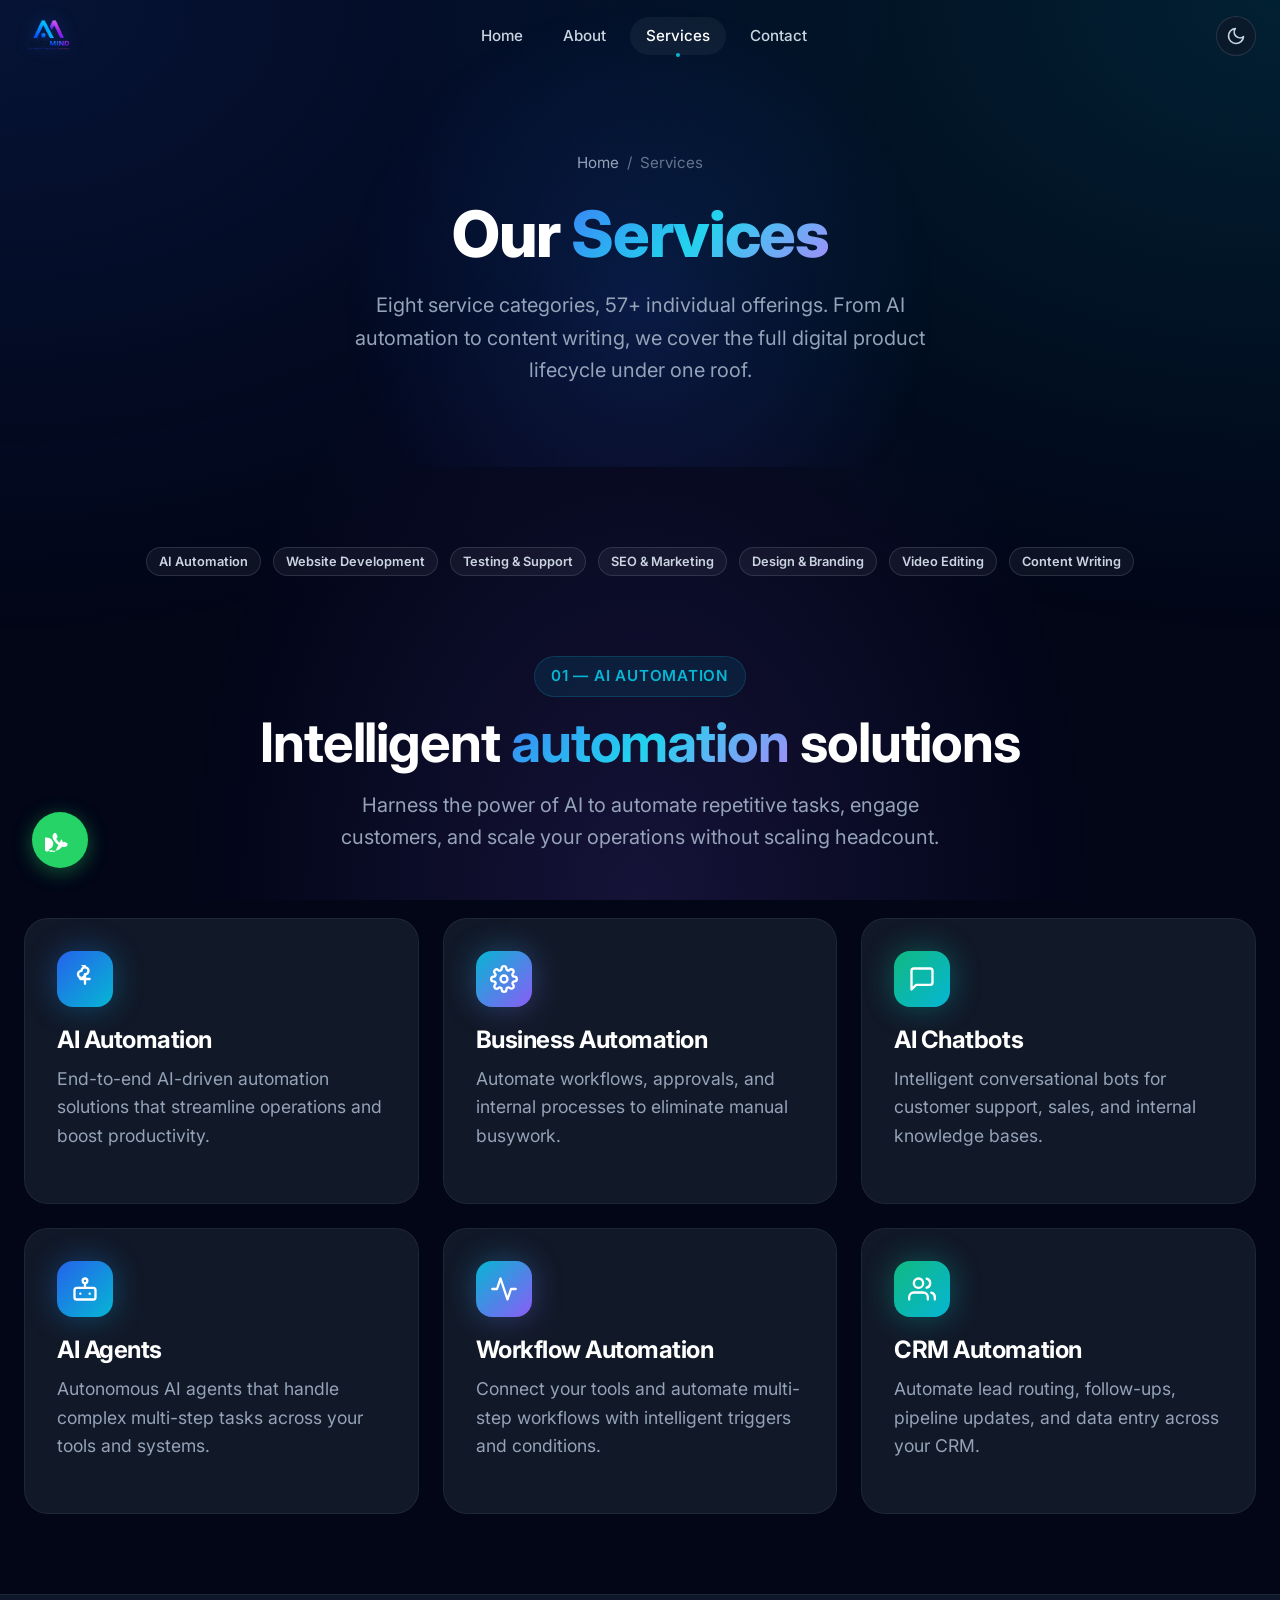
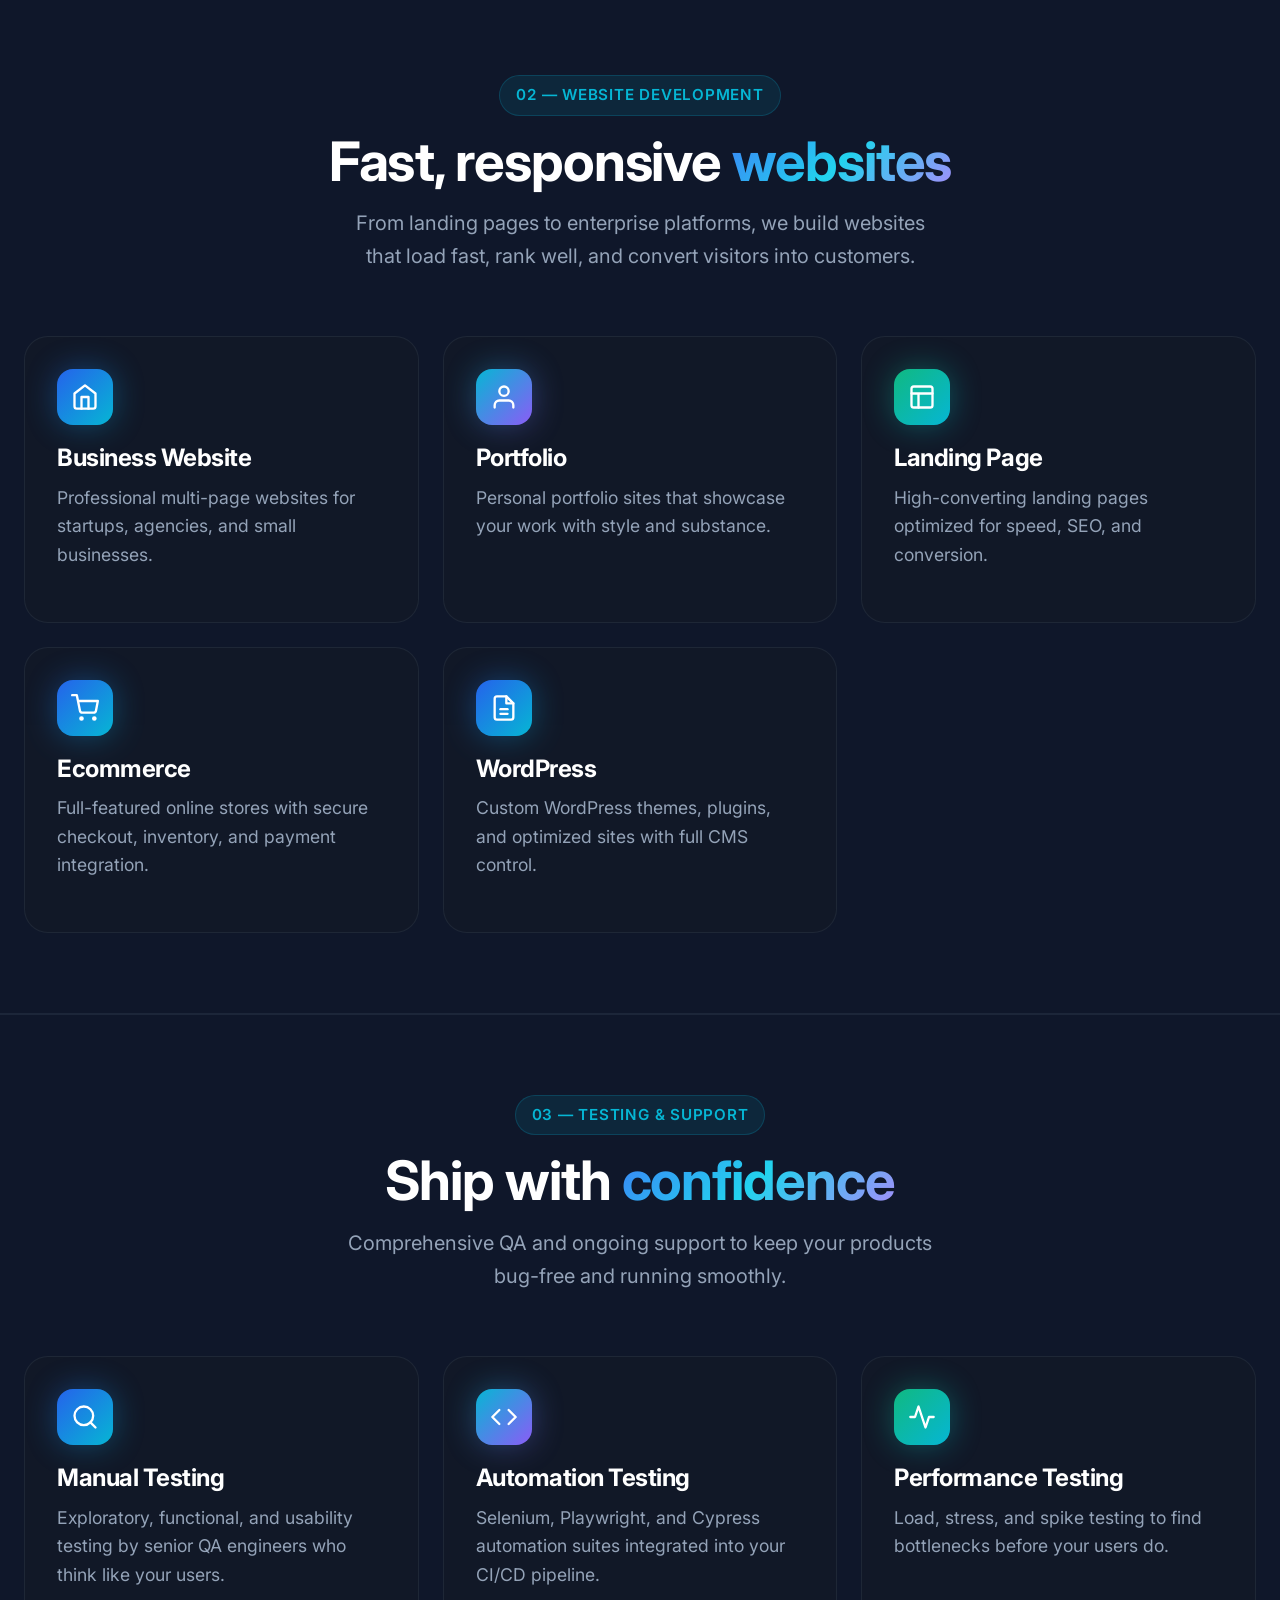
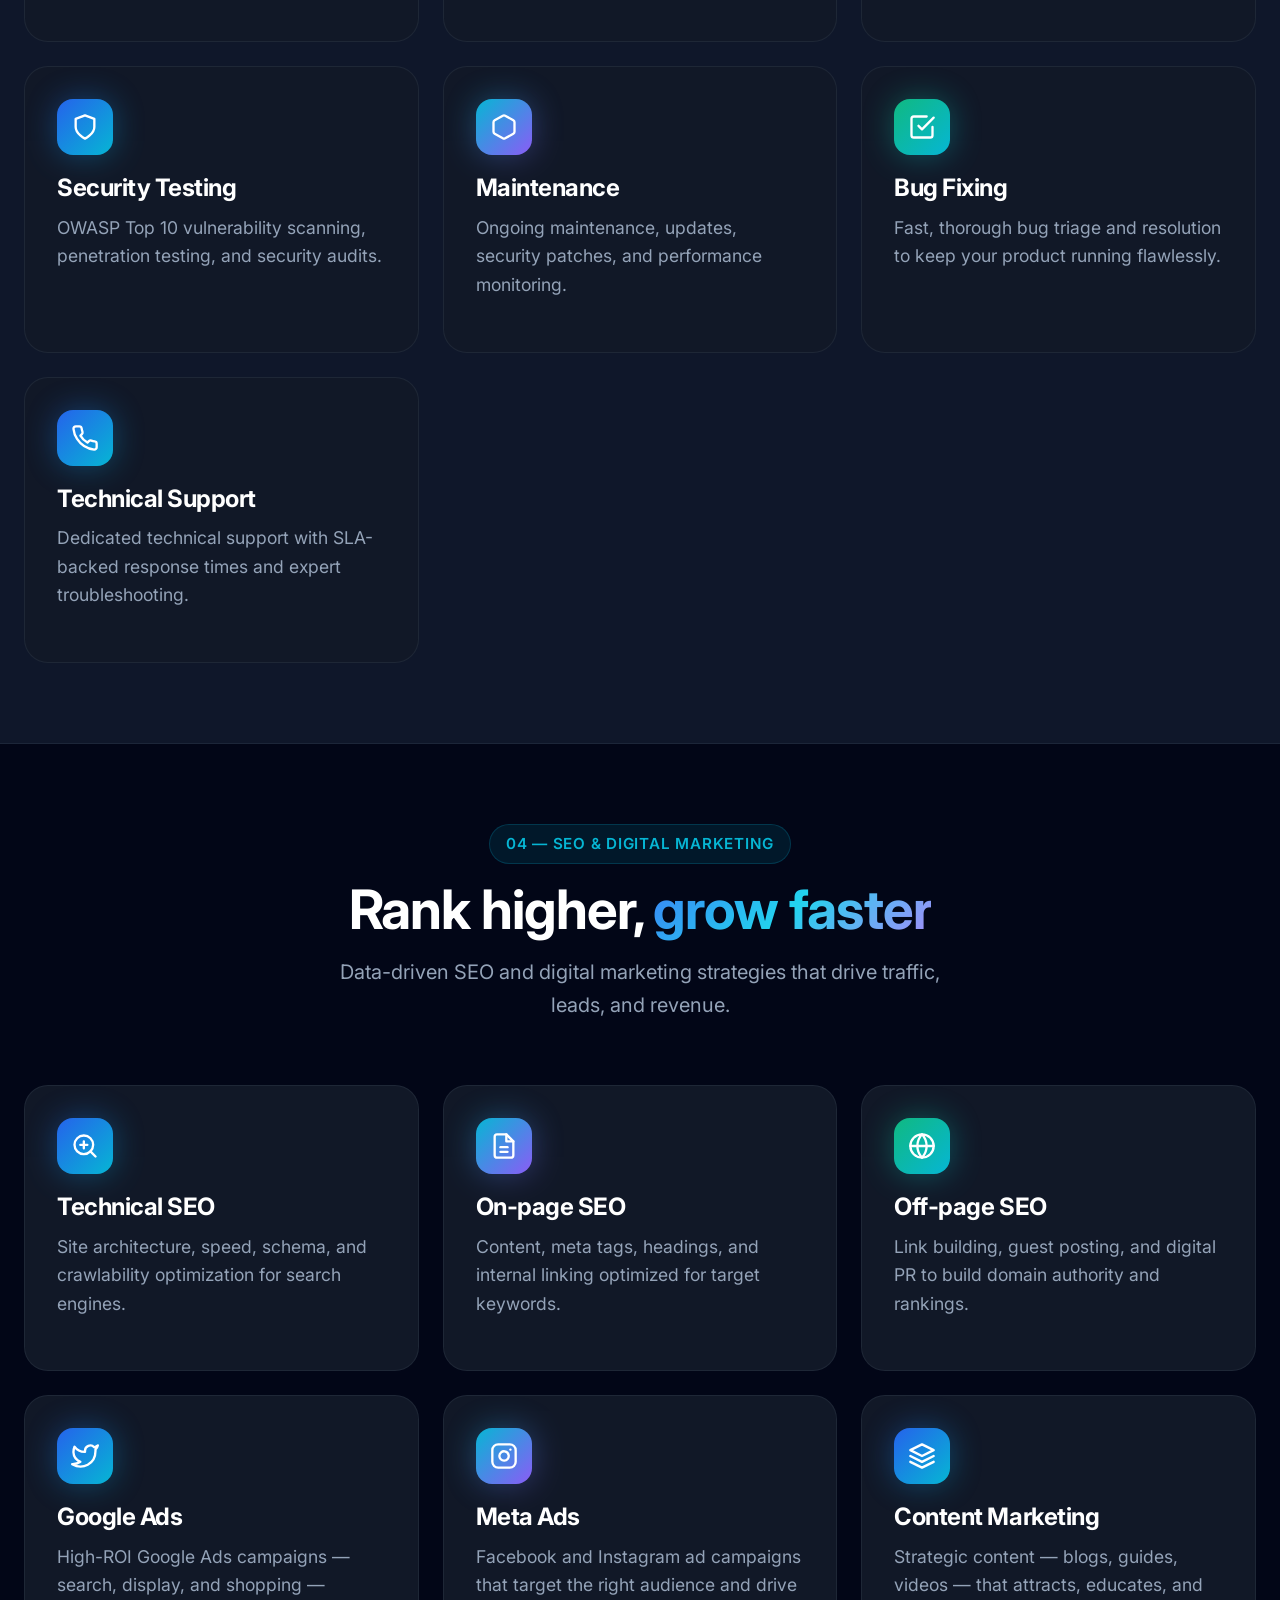
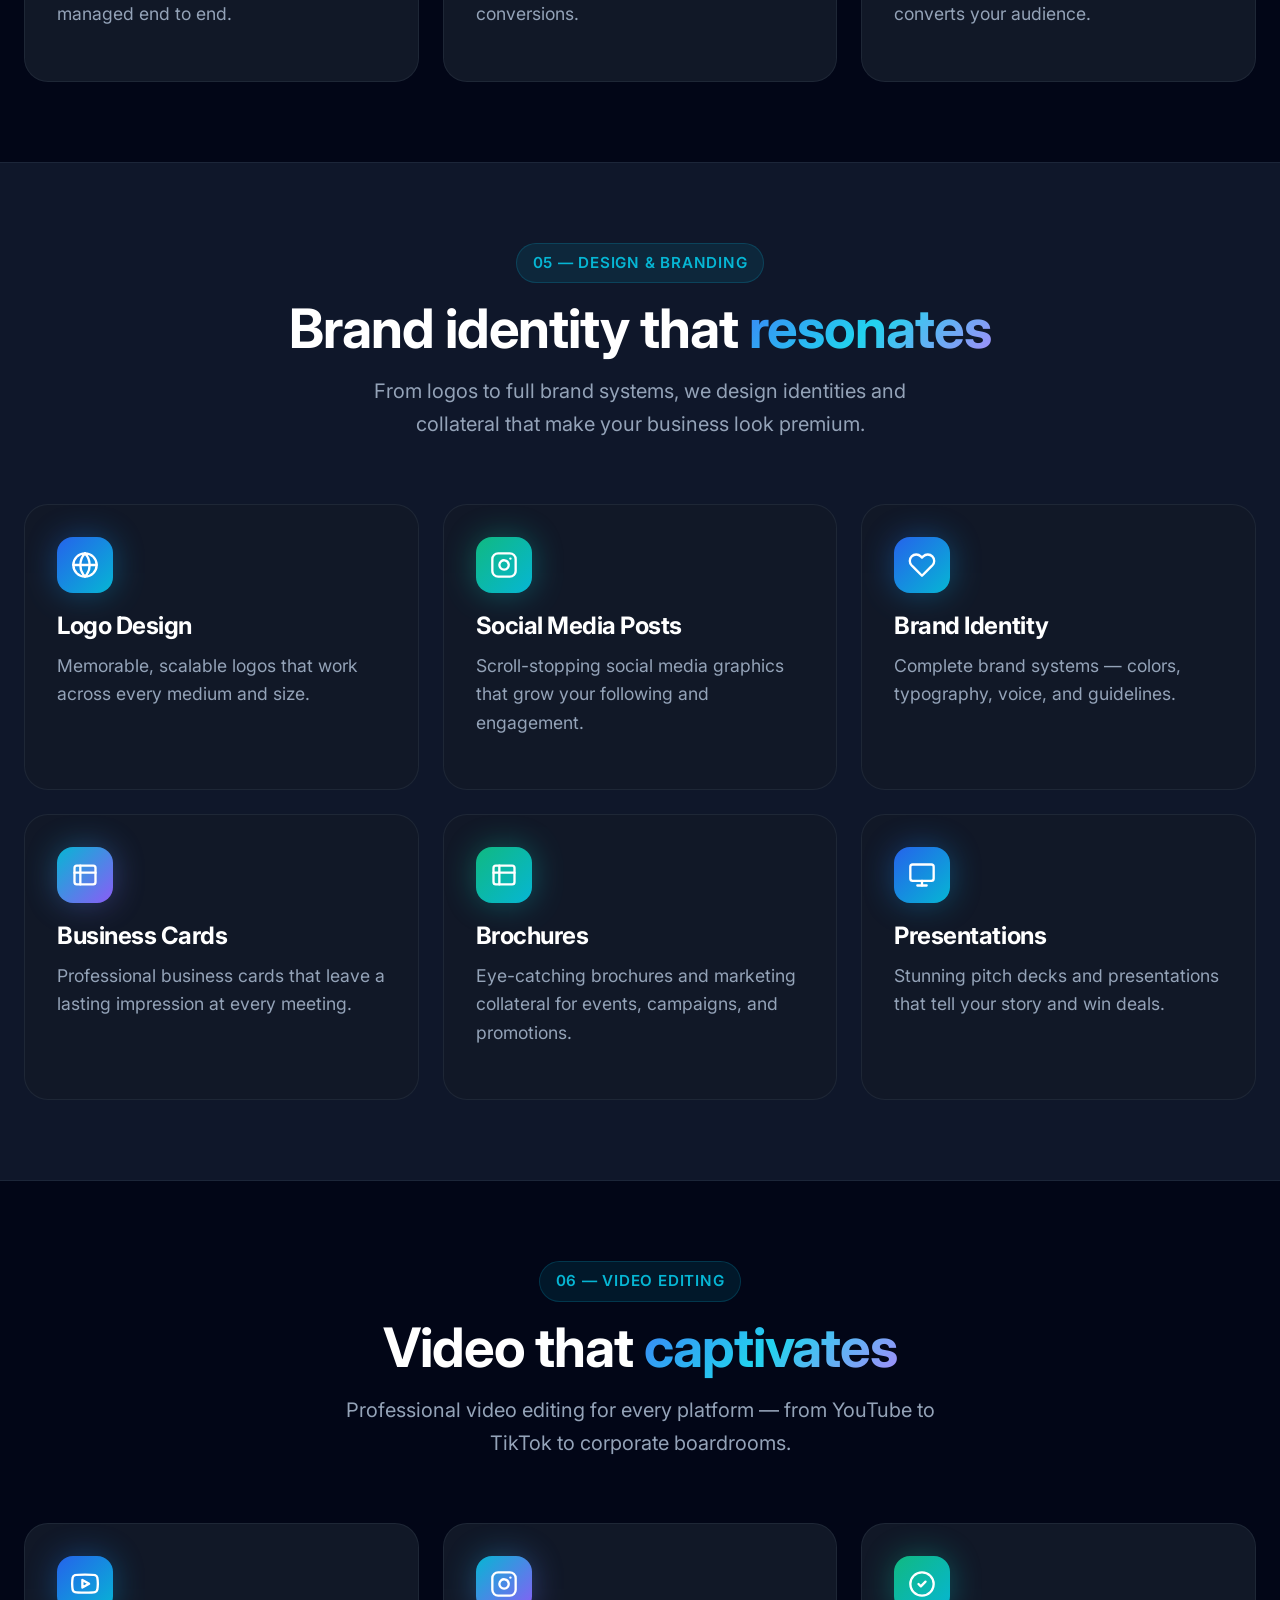
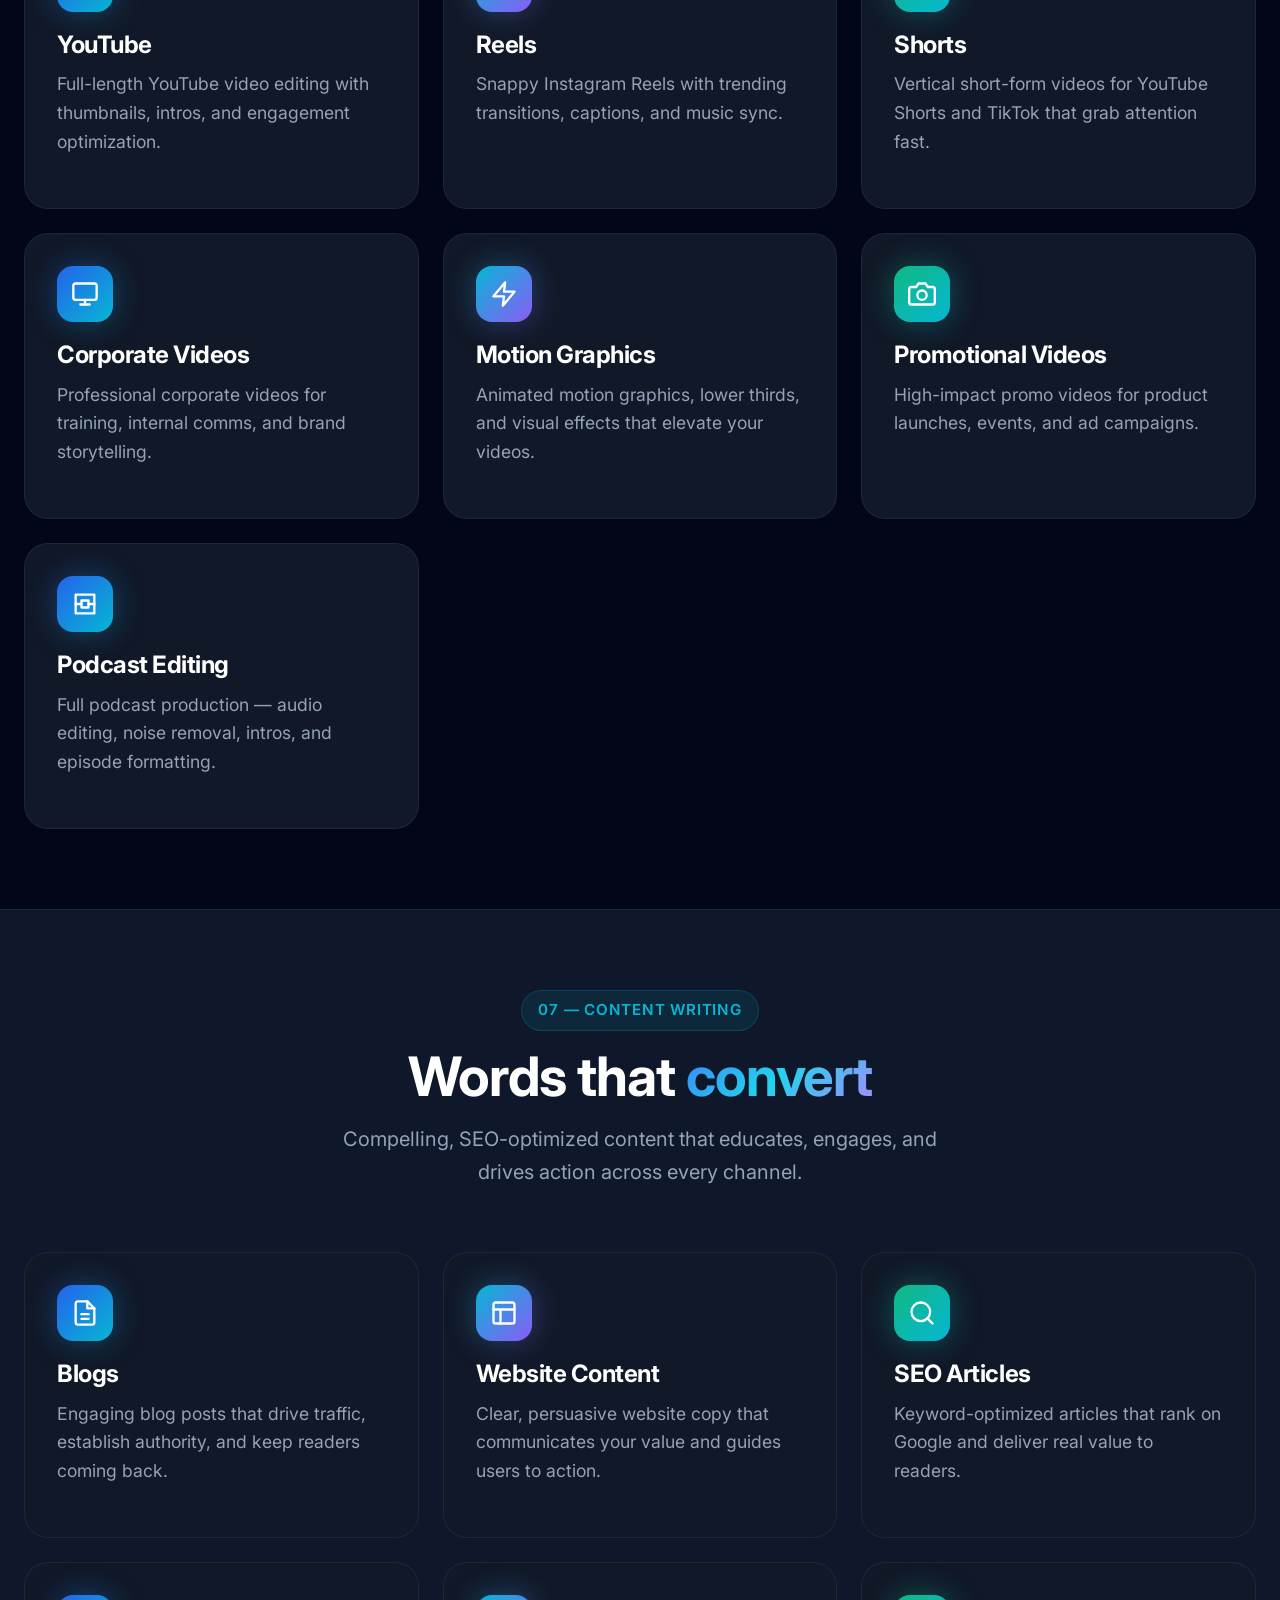
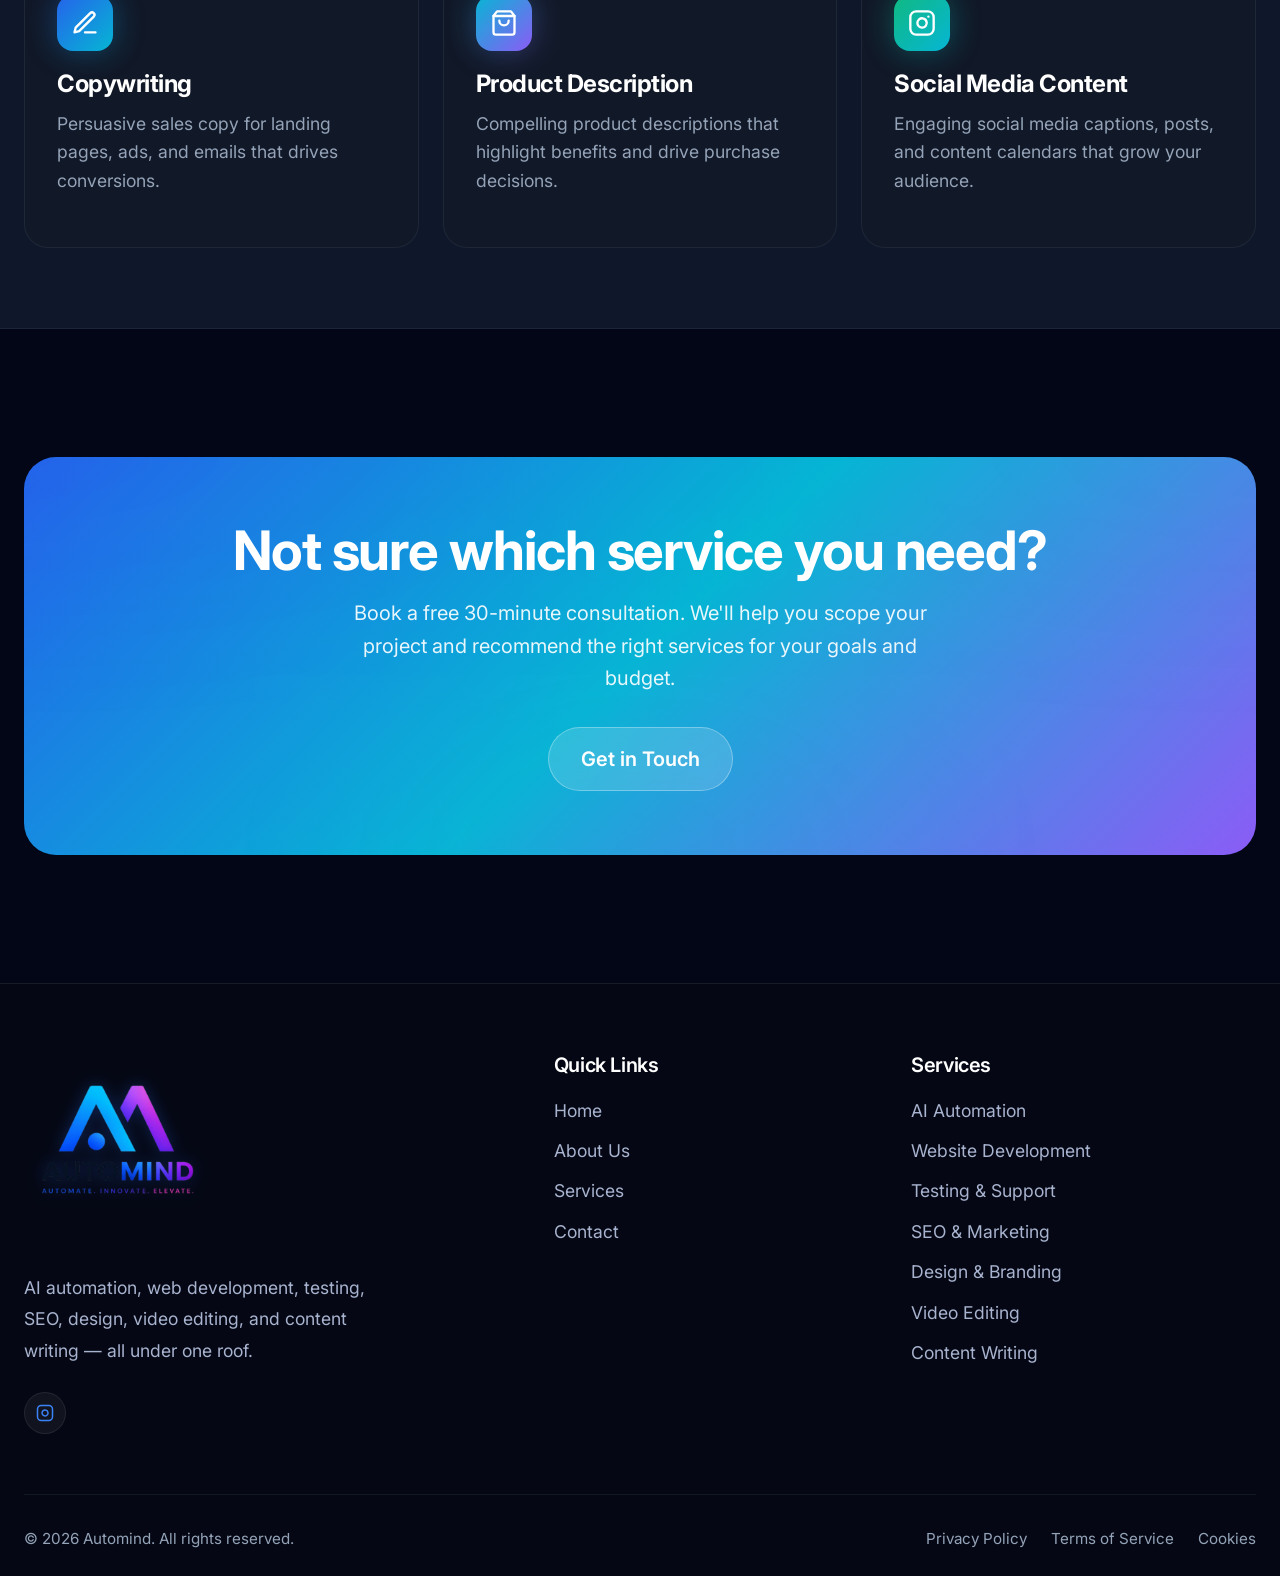
<file: services.html>
<!DOCTYPE html>
<html lang="en" data-theme="dark">
<head>
  <meta charset="UTF-8">
  <meta name="viewport" content="width=device-width, initial-scale=1.0">
  <meta name="theme-color" content="#020617">

  <title>Services — AI Automation, Web, App, Testing, SEO, Design, Video & Content | Automind</title>
  <meta name="description" content="Explore Automind's full range of services across 8 categories: AI Automation, Website Development, Application Development, Testing & Support, SEO & Digital Marketing, Design & Branding, Video Editing, and Content Writing.">
  <meta name="keywords" content="AI automation, business automation, AI chatbots, AI agents, workflow automation, CRM automation, email automation, lead generation, custom AI, website development, business website, portfolio, landing page, ecommerce, SaaS website, corporate website, WordPress, custom development, app development, Android apps, iOS apps, Flutter, React Native, web applications, ERP, CRM, dashboard, manual testing, automation testing, performance testing, security testing, maintenance, bug fixing, technical support, technical SEO, on-page SEO, off-page SEO, Google Ads, Meta Ads, email marketing, content marketing, analytics, logo design, UI UX design, social media posts, brand identity, business cards, brochures, presentations, video editing, YouTube, reels, shorts, corporate videos, motion graphics, promotional videos, podcast editing, content writing, blogs, website content, SEO articles, copywriting, product description, social media content">
  <meta name="author" content="Automind">
  <link rel="canonical" href="https://automindtech.github.io/services.html">

  <meta property="og:type" content="website">
  <meta property="og:title" content="Services — AI Automation, Web, App, Testing, SEO, Design, Video & Content | Automind">
  <meta property="og:description" content="Full-service digital agency offering AI automation, web and app development, testing, SEO, design, video editing, and content writing.">
  <meta property="og:url" content="https://automindtech.github.io/services.html">
  <meta property="og:site_name" content="Automind">
  <meta property="og:image" content="https://automindtech.github.io/assets/og-image.svg">

  <meta name="twitter:card" content="summary_large_image">
  <meta name="twitter:title" content="Services — Automind">
  <meta name="twitter:description" content="Full-service digital agency offering AI automation, web and app development, testing, SEO, design, video editing, and content writing.">

  <link rel="icon" type="image/svg+xml" href="assets/favicon.svg">
  <link rel="apple-touch-icon" href="assets/favicon.svg">
  <link rel="manifest" href="assets/manifest.webmanifest">

  <link rel="preconnect" href="https://fonts.googleapis.com">
  <link rel="preconnect" href="https://fonts.gstatic.com" crossorigin>
  <link href="https://fonts.googleapis.com/css2?family=Inter:wght@300;400;500;600;700;800&family=JetBrains+Mono:wght@400;500&display=swap" rel="stylesheet">

  <link rel="stylesheet" href="css/variables.css">
  <link rel="stylesheet" href="css/base.css">
  <link rel="stylesheet" href="css/components.css">
  <link rel="stylesheet" href="css/layout.css">
  <link rel="stylesheet" href="css/sections.css">

  <script type="application/ld+json">
  {
    "@context": "https://schema.org",
    "@type": "Service",
    "serviceType": "AI Automation, Website Development, Application Development, Testing & Support, SEO & Digital Marketing, Design & Branding, Video Editing, Content Writing",
    "provider": {
      "@type": "Organization",
      "name": "Automind",
      "url": "https://automindtech.github.io/"
    },
    "areaServed": "Worldwide",
    "description": "Automind offers 8 service categories with 57+ individual services: AI Automation (AI Automation, Business Automation, AI Chatbots, AI Agents, Workflow Automation, CRM Automation, Email Automation, Lead Generation, Custom AI Solutions), Website Development (Business Website, Portfolio, Landing Page, Ecommerce, SaaS Website, Corporate Website, WordPress, Custom Development), Application Development (Android Apps, iOS Apps, Flutter, React Native, Web Applications, ERP, CRM, Dashboard), Testing & Support (Manual Testing, Automation Testing, Performance Testing, Security Testing, Maintenance, Bug Fixing, Technical Support), SEO & Digital Marketing (Technical SEO, On-page SEO, Off-page SEO, Google Ads, Meta Ads, Email Marketing, Content Marketing, Analytics), Design & Branding (Logo Design, UI/UX Design, Social Media Posts, Brand Identity, Business Cards, Brochures, Presentations), Video Editing (YouTube, Reels, Shorts, Corporate Videos, Motion Graphics, Promotional Videos, Podcast Editing), Content Writing (Blogs, Website Content, SEO Articles, Copywriting, Product Description, Social Media Content)."
  }
  </script>
</head>
<body>
  <a href="#main" class="skip-link">Skip to main content</a>
  <div class="loader" aria-hidden="true"><div class="loader-logo">Automind</div><div class="loader-bar"></div></div>
  <div class="scroll-progress" aria-hidden="true"></div>

  <header class="header" id="header">
    <div class="container header-inner">
      <a href="index.html" class="logo" aria-label="Automind home"><img src="assets/automind.png.png" alt="Automind" class="logo-img"></a>
      <nav class="nav" aria-label="Primary navigation">
        <a href="index.html" class="nav-link">Home</a>
        <a href="about.html" class="nav-link">About</a>
        <a href="services.html" class="nav-link active">Services</a>
<!--         <a href="portfolio.html" class="nav-link">Portfolio</a>
 --><!--         <a href="pricing.html" class="nav-link">Pricing</a>
 -->        <a href="contact.html" class="nav-link">Contact</a>
      </nav>
      <div class="header-actions">
        <button class="theme-toggle" aria-label="Toggle dark mode">
          <svg class="icon-moon" viewBox="0 0 24 24" fill="none" stroke="currentColor" stroke-width="2" stroke-linecap="round" stroke-linejoin="round"><path d="M21 12.79A9 9 0 1 1 11.21 3 7 7 0 0 0 21 12.79z"/></svg>
          <svg class="icon-sun" viewBox="0 0 24 24" fill="none" stroke="currentColor" stroke-width="2" stroke-linecap="round" stroke-linejoin="round"><circle cx="12" cy="12" r="5"/><line x1="12" y1="1" x2="12" y2="3"/><line x1="12" y1="21" x2="12" y2="23"/><line x1="4.22" y1="4.22" x2="5.64" y2="5.64"/><line x1="18.36" y1="18.36" x2="19.78" y2="19.78"/><line x1="1" y1="12" x2="3" y2="12"/><line x1="21" y1="12" x2="23" y2="12"/><line x1="4.22" y1="19.78" x2="5.64" y2="18.36"/><line x1="18.36" y1="5.64" x2="19.78" y2="4.22"/></svg>
        </button>
        <button class="menu-toggle" aria-label="Toggle menu" aria-expanded="false"><span></span><span></span><span></span></button>
      </div>
    </div>
  </header>

  <div class="mobile-overlay"></div>
  <nav class="mobile-nav" aria-label="Mobile navigation">
    <a href="index.html" class="nav-link">Home</a>
    <a href="about.html" class="nav-link">About</a>
    <a href="services.html" class="nav-link">Services</a>
<!--     <a href="portfolio.html" class="nav-link">Portfolio</a>
 -->   <!--  <a href="pricing.html" class="nav-link">Pricing</a> -->
    <a href="contact.html" class="nav-link">Contact</a>
  </nav>

  <main id="main">
    <section class="page-hero">
      <div class="container">
        <div class="breadcrumb reveal"><a href="index.html">Home</a> <span>/</span> <span>Services</span></div>
        <h1 class="reveal">Our <span class="gradient-text">Services</span></h1>
        <p class="reveal">Eight service categories, 57+ individual offerings. From AI automation to content writing, we cover the full digital product lifecycle under one roof.</p>
      </div>
    </section>

    <!-- Category Navigation -->
    <section class="section section--sm" style="padding-bottom: 0">
      <div class="container">
        <div class="services-nav reveal" style="display: flex; flex-wrap: wrap; gap: var(--space-3); justify-content: center;">
          <a href="#ai-automation" class="badge">AI Automation</a>
          <a href="#website-development" class="badge">Website Development</a>
          <a href="#testing-support" class="badge">Testing & Support</a>
          <a href="#seo-marketing" class="badge">SEO & Marketing</a>
          <a href="#design-branding" class="badge">Design & Branding</a>
          <a href="#video-editing" class="badge">Video Editing</a>
          <a href="#content-writing" class="badge">Content Writing</a>
        </div>
      </div>
    </section>

    <!-- 01. AI Automation -->
    <section class="section section--sm" id="ai-automation">
      <div class="container">
        <div class="section-header reveal">
          <span class="section-eyebrow">01 — AI Automation</span>
          <h2 class="section-title">Intelligent <span class="gradient-text">automation</span> solutions</h2>
          <p class="section-subtitle">Harness the power of AI to automate repetitive tasks, engage customers, and scale your operations without scaling headcount.</p>
        </div>
        <div class="services-grid stagger">
          <div class="service-card">
            <div class="icon-box"><svg viewBox="0 0 24 24" fill="none" stroke="currentColor" stroke-width="2" stroke-linecap="round" stroke-linejoin="round"><path d="M12 2a3 3 0 0 0-3 3 3 3 0 0 0-3 3 3 3 0 0 0 3 3 3 3 0 0 0 3-3 3 3 0 0 0 3-3 3 3 0 0 0-3-3 3 3 0 0 0-3-3z"/><path d="M12 8v8M8 12h8"/></svg></div>
            <h3>AI Automation</h3>
            <p>End-to-end AI-driven automation solutions that streamline operations and boost productivity.</p>
          </div>
          <div class="service-card">
            <div class="icon-box icon-box--accent"><svg viewBox="0 0 24 24" fill="none" stroke="currentColor" stroke-width="2" stroke-linecap="round" stroke-linejoin="round"><circle cx="12" cy="12" r="3"/><path d="M19.4 15a1.65 1.65 0 0 0 .33 1.82l.06.06a2 2 0 1 1-2.83 2.83l-.06-.06a1.65 1.65 0 0 0-1.82-.33 1.65 1.65 0 0 0-1 1.51V21a2 2 0 0 1-4 0v-.09A1.65 1.65 0 0 0 9 19.4a1.65 1.65 0 0 0-1.82.33l-.06.06a2 2 0 1 1-2.83-2.83l.06-.06a1.65 1.65 0 0 0 .33-1.82 1.65 1.65 0 0 0-1.51-1H3a2 2 0 0 1 0-4h.09A1.65 1.65 0 0 0 4.6 9a1.65 1.65 0 0 0-.33-1.82l-.06-.06a2 2 0 1 1 2.83-2.83l.06.06a1.65 1.65 0 0 0 1.82.33H9a1.65 1.65 0 0 0 1-1.51V3a2 2 0 0 1 4 0v.09a1.65 1.65 0 0 0 1 1.51 1.65 1.65 0 0 0 1.82-.33l.06-.06a2 2 0 1 1 2.83 2.83l-.06.06a1.65 1.65 0 0 0-.33 1.82V9a1.65 1.65 0 0 0 1.51 1H21a2 2 0 0 1 0 4h-.09a1.65 1.65 0 0 0-1.51 1z"/></svg></div>
            <h3>Business Automation</h3>
            <p>Automate workflows, approvals, and internal processes to eliminate manual busywork.</p>
          </div>
          <div class="service-card">
            <div class="icon-box icon-box--success"><svg viewBox="0 0 24 24" fill="none" stroke="currentColor" stroke-width="2" stroke-linecap="round" stroke-linejoin="round"><path d="M21 15a2 2 0 0 1-2 2H7l-4 4V5a2 2 0 0 1 2-2h14a2 2 0 0 1 2 2z"/></svg></div>
            <h3>AI Chatbots</h3>
            <p>Intelligent conversational bots for customer support, sales, and internal knowledge bases.</p>
          </div>
          <div class="service-card">
            <div class="icon-box"><svg viewBox="0 0 24 24" fill="none" stroke="currentColor" stroke-width="2" stroke-linecap="round" stroke-linejoin="round"><rect x="3" y="11" width="18" height="10" rx="2"/><circle cx="12" cy="5" r="2"/><path d="M12 7v4M8 16h.01M16 16h.01"/></svg></div>
            <h3>AI Agents</h3>
            <p>Autonomous AI agents that handle complex multi-step tasks across your tools and systems.</p>
          </div>
          <div class="service-card">
            <div class="icon-box icon-box--accent"><svg viewBox="0 0 24 24" fill="none" stroke="currentColor" stroke-width="2" stroke-linecap="round" stroke-linejoin="round"><polyline points="22 12 18 12 15 21 9 3 6 12 2 12"/></svg></div>
            <h3>Workflow Automation</h3>
            <p>Connect your tools and automate multi-step workflows with intelligent triggers and conditions.</p>
          </div>
          <div class="service-card">
            <div class="icon-box icon-box--success"><svg viewBox="0 0 24 24" fill="none" stroke="currentColor" stroke-width="2" stroke-linecap="round" stroke-linejoin="round"><path d="M17 21v-2a4 4 0 0 0-4-4H5a4 4 0 0 0-4 4v2"/><circle cx="9" cy="7" r="4"/><path d="M23 21v-2a4 4 0 0 0-3-3.87M16 3.13a4 4 0 0 1 0 7.75"/></svg></div>
            <h3>CRM Automation</h3>
            <p>Automate lead routing, follow-ups, pipeline updates, and data entry across your CRM.</p>
          </div>
        </div>
      </div>
    </section>

    <!-- 02. Website Development -->
    <section class="section section--sm" id="website-development" style="background: var(--bg-elevated); border-top: 1px solid var(--border-subtle); border-bottom: 1px solid var(--border-subtle);">
      <div class="container">
        <div class="section-header reveal">
          <span class="section-eyebrow">02 — Website Development</span>
          <h2 class="section-title">Fast, responsive <span class="gradient-text">websites</span></h2>
          <p class="section-subtitle">From landing pages to enterprise platforms, we build websites that load fast, rank well, and convert visitors into customers.</p>
        </div>
        <div class="services-grid stagger">
          <div class="service-card">
            <div class="icon-box"><svg viewBox="0 0 24 24" fill="none" stroke="currentColor" stroke-width="2" stroke-linecap="round" stroke-linejoin="round"><path d="M3 9l9-7 9 7v11a2 2 0 0 1-2 2H5a2 2 0 0 1-2-2z"/><polyline points="9 22 9 12 15 12 15 22"/></svg></div>
            <h3>Business Website</h3>
            <p>Professional multi-page websites for startups, agencies, and small businesses.</p>
          </div>
          <div class="service-card">
            <div class="icon-box icon-box--accent"><svg viewBox="0 0 24 24" fill="none" stroke="currentColor" stroke-width="2" stroke-linecap="round" stroke-linejoin="round"><path d="M20 21v-2a4 4 0 0 0-4-4H8a4 4 0 0 0-4 4v2"/><circle cx="12" cy="7" r="4"/></svg></div>
            <h3>Portfolio</h3>
            <p>Personal portfolio sites that showcase your work with style and substance.</p>
          </div>
          <div class="service-card">
            <div class="icon-box icon-box--success"><svg viewBox="0 0 24 24" fill="none" stroke="currentColor" stroke-width="2" stroke-linecap="round" stroke-linejoin="round"><rect x="3" y="3" width="18" height="18" rx="2"/><path d="M3 9h18M9 21V9"/></svg></div>
            <h3>Landing Page</h3>
            <p>High-converting landing pages optimized for speed, SEO, and conversion.</p>
          </div>
          <div class="service-card">
            <div class="icon-box"><svg viewBox="0 0 24 24" fill="none" stroke="currentColor" stroke-width="2" stroke-linecap="round" stroke-linejoin="round"><circle cx="9" cy="21" r="1"/><circle cx="20" cy="21" r="1"/><path d="M1 1h4l2.68 13.39a2 2 0 0 0 2 1.61h9.72a2 2 0 0 0 2-1.61L23 6H6"/></svg></div>
            <h3>Ecommerce</h3>
            <p>Full-featured online stores with secure checkout, inventory, and payment integration.</p>
          </div>
          <div class="service-card">
            <div class="icon-box"><svg viewBox="0 0 24 24" fill="none" stroke="currentColor" stroke-width="2" stroke-linecap="round" stroke-linejoin="round"><path d="M14 2H6a2 2 0 0 0-2 2v16a2 2 0 0 0 2 2h12a2 2 0 0 0 2-2V8z"/><polyline points="14 2 14 8 20 8"/><line x1="9" y1="13" x2="15" y2="13"/><line x1="9" y1="17" x2="15" y2="17"/></svg></div>
            <h3>WordPress</h3>
            <p>Custom WordPress themes, plugins, and optimized sites with full CMS control.</p>
          </div>
        </div>
      </div>
    </section>

    <!-- 03. Testing & Support -->
    <section class="section section--sm" id="testing-support" style="background: var(--bg-elevated); border-top: 1px solid var(--border-subtle); border-bottom: 1px solid var(--border-subtle);">
      <div class="container">
        <div class="section-header reveal">
          <span class="section-eyebrow">03 — Testing & Support</span>
          <h2 class="section-title">Ship with <span class="gradient-text">confidence</span></h2>
          <p class="section-subtitle">Comprehensive QA and ongoing support to keep your products bug-free and running smoothly.</p>
        </div>
        <div class="services-grid stagger">
          <div class="service-card">
            <div class="icon-box"><svg viewBox="0 0 24 24" fill="none" stroke="currentColor" stroke-width="2" stroke-linecap="round" stroke-linejoin="round"><circle cx="11" cy="11" r="8"/><line x1="21" y1="21" x2="16.65" y2="16.65"/></svg></div>
            <h3>Manual Testing</h3>
            <p>Exploratory, functional, and usability testing by senior QA engineers who think like your users.</p>
          </div>
          <div class="service-card">
            <div class="icon-box icon-box--accent"><svg viewBox="0 0 24 24" fill="none" stroke="currentColor" stroke-width="2" stroke-linecap="round" stroke-linejoin="round"><polyline points="16 18 22 12 16 6"/><polyline points="8 6 2 12 8 18"/></svg></div>
            <h3>Automation Testing</h3>
            <p>Selenium, Playwright, and Cypress automation suites integrated into your CI/CD pipeline.</p>
          </div>
          <div class="service-card">
            <div class="icon-box icon-box--success"><svg viewBox="0 0 24 24" fill="none" stroke="currentColor" stroke-width="2" stroke-linecap="round" stroke-linejoin="round"><polyline points="22 12 18 12 15 21 9 3 6 12 2 12"/></svg></div>
            <h3>Performance Testing</h3>
            <p>Load, stress, and spike testing to find bottlenecks before your users do.</p>
          </div>
          <div class="service-card">
            <div class="icon-box"><svg viewBox="0 0 24 24" fill="none" stroke="currentColor" stroke-width="2" stroke-linecap="round" stroke-linejoin="round"><path d="M12 22s8-4 8-10V5l-8-3-8 3v7c0 6 8 10 8 10z"/></svg></div>
            <h3>Security Testing</h3>
            <p>OWASP Top 10 vulnerability scanning, penetration testing, and security audits.</p>
          </div>
          <div class="service-card">
            <div class="icon-box icon-box--accent"><svg viewBox="0 0 24 24" fill="none" stroke="currentColor" stroke-width="2" stroke-linecap="round" stroke-linejoin="round"><path d="M21 16V8a2 2 0 0 0-1-1.73l-7-4a2 2 0 0 0-2 0l-7 4A2 2 0 0 0 3 8v8a2 2 0 0 0 1 1.73l7 4a2 2 0 0 0 2 0l7-4A2 2 0 0 0 21 16z"/></svg></div>
            <h3>Maintenance</h3>
            <p>Ongoing maintenance, updates, security patches, and performance monitoring.</p>
          </div>
          <div class="service-card">
            <div class="icon-box icon-box--success"><svg viewBox="0 0 24 24" fill="none" stroke="currentColor" stroke-width="2" stroke-linecap="round" stroke-linejoin="round"><path d="M9 11l3 3L22 4"/><path d="M21 12v7a2 2 0 0 1-2 2H5a2 2 0 0 1-2-2V5a2 2 0 0 1 2-2h11"/></svg></div>
            <h3>Bug Fixing</h3>
            <p>Fast, thorough bug triage and resolution to keep your product running flawlessly.</p>
          </div>
          <div class="service-card">
            <div class="icon-box"><svg viewBox="0 0 24 24" fill="none" stroke="currentColor" stroke-width="2" stroke-linecap="round" stroke-linejoin="round"><path d="M22 16.92v3a2 2 0 0 1-2.18 2 19.79 19.79 0 0 1-8.63-3.07 19.5 19.5 0 0 1-6-6 19.79 19.79 0 0 1-3.07-8.67A2 2 0 0 1 4.11 2h3a2 2 0 0 1 2 1.72 12.84 12.84 0 0 0 .7 2.81 2 2 0 0 1-.45 2.11L8.09 9.91a16 16 0 0 0 6 6l1.27-1.27a2 2 0 0 1 2.11-.45 12.84 12.84 0 0 0 2.81.7A2 2 0 0 1 22 16.92z"/></svg></div>
            <h3>Technical Support</h3>
            <p>Dedicated technical support with SLA-backed response times and expert troubleshooting.</p>
          </div>
        </div>
      </div>
    </section>

    <!-- 04. SEO & Digital Marketing -->
    <section class="section section--sm" id="seo-marketing">
      <div class="container">
        <div class="section-header reveal">
          <span class="section-eyebrow">04 — SEO & Digital Marketing</span>
          <h2 class="section-title">Rank higher, <span class="gradient-text">grow faster</span></h2>
          <p class="section-subtitle">Data-driven SEO and digital marketing strategies that drive traffic, leads, and revenue.</p>
        </div>
        <div class="services-grid stagger">
          <div class="service-card">
            <div class="icon-box"><svg viewBox="0 0 24 24" fill="none" stroke="currentColor" stroke-width="2" stroke-linecap="round" stroke-linejoin="round"><circle cx="11" cy="11" r="8"/><line x1="21" y1="21" x2="16.65" y2="16.65"/><path d="M11 8v6M8 11h6"/></svg></div>
            <h3>Technical SEO</h3>
            <p>Site architecture, speed, schema, and crawlability optimization for search engines.</p>
          </div>
          <div class="service-card">
            <div class="icon-box icon-box--accent"><svg viewBox="0 0 24 24" fill="none" stroke="currentColor" stroke-width="2" stroke-linecap="round" stroke-linejoin="round"><path d="M14 2H6a2 2 0 0 0-2 2v16a2 2 0 0 0 2 2h12a2 2 0 0 0 2-2V8z"/><polyline points="14 2 14 8 20 8"/><line x1="9" y1="13" x2="15" y2="13"/><line x1="9" y1="17" x2="15" y2="17"/></svg></div>
            <h3>On-page SEO</h3>
            <p>Content, meta tags, headings, and internal linking optimized for target keywords.</p>
          </div>
          <div class="service-card">
            <div class="icon-box icon-box--success"><svg viewBox="0 0 24 24" fill="none" stroke="currentColor" stroke-width="2" stroke-linecap="round" stroke-linejoin="round"><circle cx="12" cy="12" r="10"/><path d="M2 12h20M12 2a15.3 15.3 0 0 1 4 10 15.3 15.3 0 0 1-4 10 15.3 15.3 0 0 1-4-10 15.3 15.3 0 0 1 4-10z"/></svg></div>
            <h3>Off-page SEO</h3>
            <p>Link building, guest posting, and digital PR to build domain authority and rankings.</p>
          </div>
          <div class="service-card">
            <div class="icon-box"><svg viewBox="0 0 24 24" fill="none" stroke="currentColor" stroke-width="2" stroke-linecap="round" stroke-linejoin="round"><path d="M23 3a10.9 10.9 0 0 1-3.14 1.53 4.48 4.48 0 0 0-7.86 3v1A10.66 10.66 0 0 1 3 4s-4 9 5 13a11.64 11.64 0 0 1-7 2c9 5 20 0 20-11.5a4.5 4.5 0 0 0-.08-.83A7.72 7.72 0 0 0 23 3z"/></svg></div>
            <h3>Google Ads</h3>
            <p>High-ROI Google Ads campaigns — search, display, and shopping — managed end to end.</p>
          </div>
          <div class="service-card">
            <div class="icon-box icon-box--accent"><svg viewBox="0 0 24 24" fill="none" stroke="currentColor" stroke-width="2" stroke-linecap="round" stroke-linejoin="round"><rect x="2" y="2" width="20" height="20" rx="5"/><path d="M16 11.37A4 4 0 1 1 12.63 8 4 4 0 0 1 16 11.37z"/><line x1="17.5" y1="6.5" x2="17.51" y2="6.5"/></svg></div>
            <h3>Meta Ads</h3>
            <p>Facebook and Instagram ad campaigns that target the right audience and drive conversions.</p>
          </div>
          <div class="service-card">
            <div class="icon-box"><svg viewBox="0 0 24 24" fill="none" stroke="currentColor" stroke-width="2" stroke-linecap="round" stroke-linejoin="round"><path d="M12 2L2 7l10 5 10-5-10-5zM2 17l10 5 10-5M2 12l10 5 10-5"/></svg></div>
            <h3>Content Marketing</h3>
            <p>Strategic content — blogs, guides, videos — that attracts, educates, and converts your audience.</p>
          </div>
        </div>
      </div>
    </section>

    <!-- 05. Design & Branding -->
    <section class="section section--sm" id="design-branding" style="background: var(--bg-elevated); border-top: 1px solid var(--border-subtle); border-bottom: 1px solid var(--border-subtle);">
      <div class="container">
        <div class="section-header reveal">
          <span class="section-eyebrow">05 — Design & Branding</span>
          <h2 class="section-title">Brand identity that <span class="gradient-text">resonates</span></h2>
          <p class="section-subtitle">From logos to full brand systems, we design identities and collateral that make your business look premium.</p>
        </div>
        <div class="services-grid stagger">
          <div class="service-card">
            <div class="icon-box"><svg viewBox="0 0 24 24" fill="none" stroke="currentColor" stroke-width="2" stroke-linecap="round" stroke-linejoin="round"><circle cx="12" cy="12" r="10"/><path d="M12 2a14.5 14.5 0 0 0 0 20 14.5 14.5 0 0 0 0-20M2 12h20"/></svg></div>
            <h3>Logo Design</h3>
            <p>Memorable, scalable logos that work across every medium and size.</p>
          </div>
          <div class="service-card">
            <div class="icon-box icon-box--success"><svg viewBox="0 0 24 24" fill="none" stroke="currentColor" stroke-width="2" stroke-linecap="round" stroke-linejoin="round"><rect x="2" y="2" width="20" height="20" rx="5"/><path d="M16 11.37A4 4 0 1 1 12.63 8 4 4 0 0 1 16 11.37z"/><line x1="17.5" y1="6.5" x2="17.51" y2="6.5"/></svg></div>
            <h3>Social Media Posts</h3>
            <p>Scroll-stopping social media graphics that grow your following and engagement.</p>
          </div>
          <div class="service-card">
            <div class="icon-box"><svg viewBox="0 0 24 24" fill="none" stroke="currentColor" stroke-width="2" stroke-linecap="round" stroke-linejoin="round"><path d="M20.84 4.61a5.5 5.5 0 0 0-7.78 0L12 5.67l-1.06-1.06a5.5 5.5 0 0 0-7.78 7.78l1.06 1.06L12 21.23l7.78-7.78 1.06-1.06a5.5 5.5 0 0 0 0-7.78z"/></svg></div>
            <h3>Brand Identity</h3>
            <p>Complete brand systems — colors, typography, voice, and guidelines.</p>
          </div>
          <div class="service-card">
            <div class="icon-box icon-box--accent"><svg viewBox="0 0 24 24" fill="none" stroke="currentColor" stroke-width="2" stroke-linecap="round" stroke-linejoin="round"><rect x="3" y="4" width="18" height="16" rx="2"/><path d="M3 10h18M8 4v16"/></svg></div>
            <h3>Business Cards</h3>
            <p>Professional business cards that leave a lasting impression at every meeting.</p>
          </div>
          <div class="service-card">
            <div class="icon-box icon-box--success"><svg viewBox="0 0 24 24" fill="none" stroke="currentColor" stroke-width="2" stroke-linecap="round" stroke-linejoin="round"><rect x="3" y="4" width="18" height="16" rx="2"/><path d="M3 10h18M8 4v16"/></svg></div>
            <h3>Brochures</h3>
            <p>Eye-catching brochures and marketing collateral for events, campaigns, and promotions.</p>
          </div>
          <div class="service-card">
            <div class="icon-box"><svg viewBox="0 0 24 24" fill="none" stroke="currentColor" stroke-width="2" stroke-linecap="round" stroke-linejoin="round"><rect x="2" y="3" width="20" height="14" rx="2"/><line x1="8" y1="21" x2="16" y2="21"/><line x1="12" y1="17" x2="12" y2="21"/></svg></div>
            <h3>Presentations</h3>
            <p>Stunning pitch decks and presentations that tell your story and win deals.</p>
          </div>
        </div>
      </div>
    </section>

    <!-- 06. Video Editing -->
    <section class="section section--sm" id="video-editing">
      <div class="container">
        <div class="section-header reveal">
          <span class="section-eyebrow">06 — Video Editing</span>
          <h2 class="section-title">Video that <span class="gradient-text">captivates</span></h2>
          <p class="section-subtitle">Professional video editing for every platform — from YouTube to TikTok to corporate boardrooms.</p>
        </div>
        <div class="services-grid stagger">
          <div class="service-card">
            <div class="icon-box"><svg viewBox="0 0 24 24" fill="none" stroke="currentColor" stroke-width="2" stroke-linecap="round" stroke-linejoin="round"><path d="M22.54 6.42a2.78 2.78 0 0 0-1.94-2C18.88 4 12 4 12 4s-6.88 0-8.6.46a2.78 2.78 0 0 0-1.94 2A29 29 0 0 0 1 11.75a29 29 0 0 0 .46 5.33A2.78 2.78 0 0 0 3.4 19c1.72.46 8.6.46 8.6.46s6.88 0 8.6-.46a2.78 2.78 0 0 0 1.94-2 29 29 0 0 0 .46-5.25 29 29 0 0 0-.46-5.33z"/><polygon points="9.75 15.02 15.5 11.75 9.75 8.48 9.75 15.02"/></svg></div>
            <h3>YouTube</h3>
            <p>Full-length YouTube video editing with thumbnails, intros, and engagement optimization.</p>
          </div>
          <div class="service-card">
            <div class="icon-box icon-box--accent"><svg viewBox="0 0 24 24" fill="none" stroke="currentColor" stroke-width="2" stroke-linecap="round" stroke-linejoin="round"><rect x="2" y="2" width="20" height="20" rx="5"/><path d="M16 11.37A4 4 0 1 1 12.63 8 4 4 0 0 1 16 11.37z"/><line x1="17.5" y1="6.5" x2="17.51" y2="6.5"/></svg></div>
            <h3>Reels</h3>
            <p>Snappy Instagram Reels with trending transitions, captions, and music sync.</p>
          </div>
          <div class="service-card">
            <div class="icon-box icon-box--success"><svg viewBox="0 0 24 24" fill="none" stroke="currentColor" stroke-width="2" stroke-linecap="round" stroke-linejoin="round"><path d="M9 12l2 2 4-4"/><circle cx="12" cy="12" r="10"/></svg></div>
            <h3>Shorts</h3>
            <p>Vertical short-form videos for YouTube Shorts and TikTok that grab attention fast.</p>
          </div>
          <div class="service-card">
            <div class="icon-box"><svg viewBox="0 0 24 24" fill="none" stroke="currentColor" stroke-width="2" stroke-linecap="round" stroke-linejoin="round"><rect x="2" y="3" width="20" height="14" rx="2"/><line x1="8" y1="21" x2="16" y2="21"/><line x1="12" y1="17" x2="12" y2="21"/></svg></div>
            <h3>Corporate Videos</h3>
            <p>Professional corporate videos for training, internal comms, and brand storytelling.</p>
          </div>
          <div class="service-card">
            <div class="icon-box icon-box--accent"><svg viewBox="0 0 24 24" fill="none" stroke="currentColor" stroke-width="2" stroke-linecap="round" stroke-linejoin="round"><path d="M13 2L3 14h9l-1 8 10-12h-9l1-8z"/></svg></div>
            <h3>Motion Graphics</h3>
            <p>Animated motion graphics, lower thirds, and visual effects that elevate your videos.</p>
          </div>
          <div class="service-card">
            <div class="icon-box icon-box--success"><svg viewBox="0 0 24 24" fill="none" stroke="currentColor" stroke-width="2" stroke-linecap="round" stroke-linejoin="round"><path d="M23 19a2 2 0 0 1-2 2H3a2 2 0 0 1-2-2V8a2 2 0 0 1 2-2h4l2-3h6l2 3h4a2 2 0 0 1 2 2z"/><circle cx="12" cy="13" r="4"/></svg></div>
            <h3>Promotional Videos</h3>
            <p>High-impact promo videos for product launches, events, and ad campaigns.</p>
          </div>
          <div class="service-card">
            <div class="icon-box"><svg viewBox="0 0 24 24" fill="none" stroke="currentColor" stroke-width="2" stroke-linecap="round" stroke-linejoin="round"><path d="M4 4h16v16H4z"/><path d="M9 9h6v6H9z"/><line x1="4" y1="12" x2="9" y2="12"/><line x1="15" y1="12" x2="20" y2="12"/></svg></div>
            <h3>Podcast Editing</h3>
            <p>Full podcast production — audio editing, noise removal, intros, and episode formatting.</p>
          </div>
        </div>
      </div>
    </section>

    <!-- 07. Content Writing -->
    <section class="section section--sm" id="content-writing" style="background: var(--bg-elevated); border-top: 1px solid var(--border-subtle); border-bottom: 1px solid var(--border-subtle);">
      <div class="container">
        <div class="section-header reveal">
          <span class="section-eyebrow">07 — Content Writing</span>
          <h2 class="section-title">Words that <span class="gradient-text">convert</span></h2>
          <p class="section-subtitle">Compelling, SEO-optimized content that educates, engages, and drives action across every channel.</p>
        </div>
        <div class="services-grid stagger">
          <div class="service-card">
            <div class="icon-box"><svg viewBox="0 0 24 24" fill="none" stroke="currentColor" stroke-width="2" stroke-linecap="round" stroke-linejoin="round"><path d="M14 2H6a2 2 0 0 0-2 2v16a2 2 0 0 0 2 2h12a2 2 0 0 0 2-2V8z"/><polyline points="14 2 14 8 20 8"/><line x1="9" y1="13" x2="15" y2="13"/><line x1="9" y1="17" x2="15" y2="17"/></svg></div>
            <h3>Blogs</h3>
            <p>Engaging blog posts that drive traffic, establish authority, and keep readers coming back.</p>
          </div>
          <div class="service-card">
            <div class="icon-box icon-box--accent"><svg viewBox="0 0 24 24" fill="none" stroke="currentColor" stroke-width="2" stroke-linecap="round" stroke-linejoin="round"><rect x="3" y="3" width="18" height="18" rx="2"/><path d="M3 9h18M9 21V9"/></svg></div>
            <h3>Website Content</h3>
            <p>Clear, persuasive website copy that communicates your value and guides users to action.</p>
          </div>
          <div class="service-card">
            <div class="icon-box icon-box--success"><svg viewBox="0 0 24 24" fill="none" stroke="currentColor" stroke-width="2" stroke-linecap="round" stroke-linejoin="round"><circle cx="11" cy="11" r="8"/><line x1="21" y1="21" x2="16.65" y2="16.65"/></svg></div>
            <h3>SEO Articles</h3>
            <p>Keyword-optimized articles that rank on Google and deliver real value to readers.</p>
          </div>
          <div class="service-card">
            <div class="icon-box"><svg viewBox="0 0 24 24" fill="none" stroke="currentColor" stroke-width="2" stroke-linecap="round" stroke-linejoin="round"><path d="M12 20h9M16.5 3.5a2.12 2.12 0 0 1 3 3L7 19l-4 1 1-4L16.5 3.5z"/></svg></div>
            <h3>Copywriting</h3>
            <p>Persuasive sales copy for landing pages, ads, and emails that drives conversions.</p>
          </div>
          <div class="service-card">
            <div class="icon-box icon-box--accent"><svg viewBox="0 0 24 24" fill="none" stroke="currentColor" stroke-width="2" stroke-linecap="round" stroke-linejoin="round"><path d="M6 2L3 6v14a2 2 0 0 0 2 2h14a2 2 0 0 0 2-2V6l-3-4z"/><line x1="3" y1="6" x2="21" y2="6"/><path d="M16 10a4 4 0 0 1-8 0"/></svg></div>
            <h3>Product Description</h3>
            <p>Compelling product descriptions that highlight benefits and drive purchase decisions.</p>
          </div>
          <div class="service-card">
            <div class="icon-box icon-box--success"><svg viewBox="0 0 24 24" fill="none" stroke="currentColor" stroke-width="2" stroke-linecap="round" stroke-linejoin="round"><rect x="2" y="2" width="20" height="20" rx="5"/><path d="M16 11.37A4 4 0 1 1 12.63 8 4 4 0 0 1 16 11.37z"/><line x1="17.5" y1="6.5" x2="17.51" y2="6.5"/></svg></div>
            <h3>Social Media Content</h3>
            <p>Engaging social media captions, posts, and content calendars that grow your audience.</p>
          </div>
        </div>
      </div>
    </section>

    <section class="section">
      <div class="container">
        <div class="cta-banner reveal">
          <h2>Not sure which service you need?</h2>
          <p>Book a free 30-minute consultation. We'll help you scope your project and recommend the right services for your goals and budget.</p>
          <div class="hero-actions">
            <a href="contact.html" class="btn btn--secondary btn--lg">Get in Touch</a>
          </div>
        </div>
      </div>
    </section>
  </main>

  <footer class="footer">
    <div class="container">
      <div class="footer-grid">
        <div class="footer-brand">
          <a href="index.html" class="logo"><img src="assets/automind.png.png" alt="Automind" class="logo-img"></a>
          <p>AI automation, web development, testing, SEO, design, video editing, and content writing — all under one roof.</p>
          <div class="footer-social">
<!--             <a href="#" aria-label="Twitter"><svg viewBox="0 0 24 24" fill="currentColor"><path d="M23 3a10.9 10.9 0 0 1-3.14 1.53 4.48 4.48 0 0 0-7.86 3v1A10.66 10.66 0 0 1 3 4s-4 9 5 13a11.64 11.64 0 0 1-7 2c9 5 20 0 20-11.5a4.5 4.5 0 0 0-.08-.83A7.72 7.72 0 0 0 23 3z"/></svg></a>
 --><!--             <a href="#" aria-label="LinkedIn"><svg viewBox="0 0 24 24" fill="currentColor"><path d="M16 8a6 6 0 0 1 6 6v7h-4v-7a2 2 0 0 0-2-2 2 2 0 0 0-2 2v7h-4v-7a6 6 0 0 1 6-6zM2 9h4v12H2zM4 2a2 2 0 1 1 0 4 2 2 0 0 1 0-4z"/></svg></a>
 --><!--             <a href="#" aria-label="GitHub"><svg viewBox="0 0 24 24" fill="currentColor"><path d="M12 .3a12 12 0 0 0-3.8 23.4c.6.1.8-.3.8-.6v-2c-3.3.7-4-1.6-4-1.6-.6-1.4-1.4-1.8-1.4-1.8-1.1-.7.1-.7.1-.7 1.2.1 1.9 1.2 1.9 1.2 1 1.8 2.8 1.3 3.5 1 .1-.8.4-1.3.7-1.6-2.7-.3-5.5-1.3-5.5-6 0-1.3.5-2.4 1.2-3.2-.1-.3-.5-1.5.1-3.2 0 0 1-.3 3.3 1.2a11.5 11.5 0 0 1 6 0c2.3-1.5 3.3-1.2 3.3-1.2.6 1.7.2 2.9.1 3.2.8.8 1.2 1.9 1.2 3.2 0 4.6-2.8 5.7-5.5 6 .4.4.8 1.1.8 2.2v3.3c0 .3.2.7.8.6A12 12 0 0 0 12 .3z"/></svg></a>
 -->            <a href="https://www.instagram.com/automind.offical?igsh=ZXBrYjNrN3hzbmQz" aria-label="Instagram"><svg viewBox="0 0 24 24" fill="none" stroke="currentColor" stroke-width="2"><rect x="2" y="2" width="20" height="20" rx="5" ry="5"/><path d="M16 11.37A4 4 0 1 1 12.63 8 4 4 0 0 1 16 11.37z"/><line x1="17.5" y1="6.5" x2="17.51" y2="6.5"/></svg></a>
          </div>
        </div>
        <div class="footer-col"><h4>Quick Links</h4><ul><li><a href="index.html">Home</a></li><li><a href="about.html">About Us</a></li><li><a href="services.html">Services</a></li><li><a href="contact.html">Contact</a></li></ul></div>
        <div class="footer-col"><h4>Services</h4><ul><li><a href="services.html#ai-automation">AI Automation</a></li><li><a href="services.html#website-development">Website Development</a></li><li><a href="services.html#testing-support">Testing & Support</a></li><li><a href="services.html#seo-marketing">SEO & Marketing</a></li><li><a href="services.html#design-branding">Design & Branding</a></li><li><a href="services.html#video-editing">Video Editing</a></li><li><a href="services.html#content-writing">Content Writing</a></li></ul></div>
<!--         <div class="footer-col"><h4>Technologies</h4><ul><li><a href="#">React</a></li><li><a href="#">Flutter</a></li><li><a href="#">Python</a></li><li><a href="#">OpenAI</a></li><li><a href="#">Figma</a></li><li><a href="#">Docker</a></li></ul></div>
 --><!--         <div class="footer-col"><h4>Stay Updated</h4><p style="color: var(--text-muted); font-size: var(--fs-sm); margin-bottom: var(--space-4)">Subscribe to our newsletter for insights on AI, development, design, and building great products.</p><form class="newsletter"><input type="email" placeholder="Your email" aria-label="Email for newsletter" required><button type="submit" class="btn btn--primary" aria-label="Subscribe"><svg viewBox="0 0 24 24" fill="none" stroke="currentColor" stroke-width="2" stroke-linecap="round" stroke-linejoin="round"><line x1="5" y1="12" x2="19" y2="12"/><polyline points="12 5 19 12 12 19"/></svg></button></form></div>
 -->      </div>
      <div class="footer-bottom"><p>&copy; <span data-year>2026</span> Automind. All rights reserved.</p><div class="footer-bottom-links"><a href="#">Privacy Policy</a><a href="#">Terms of Service</a><a href="#">Cookies</a></div></div>
    </div>
  </footer>

  <button class="back-to-top" aria-label="Back to top"><svg viewBox="0 0 24 24" fill="none" stroke="currentColor" stroke-width="2" stroke-linecap="round" stroke-linejoin="round"><line x1="12" y1="19" x2="12" y2="5"/><polyline points="5 12 12 5 19 12"/></svg></button>
  <a href="https://wa.me/15550100" class="whatsapp-float" aria-label="Chat on WhatsApp" target="_blank" rel="noopener"><svg viewBox="0 0 24 24" fill="currentColor"><path d="M17.472 14.382c-.297-.149-1.758-.867-2.03-.967-.273-.099-.471-.148-.67.15-.197.297-.767.966-.94 1.164-.173.199-.347.223-.644.075-.297-.15-1.255-.463-2.39-1.475-.883-.788-1.48-1.761-1.653-2.059-.173-.297-.018-.458.13-.606.134-.133.298-.347.446-.52.149-.174.198-.298.298-.497.099-.198.05-.371-.025-.52-.075-.149-.669-1.612-.916-2.207-.242-.579-.487-.5-.669-.51l-.57-.01c-.198 0-.52.074-.792.372-.272.297-1.04 1.016-1.04 2.479 0 1.462 1.065 2.875 1.213 3.074.149.198 2.096 3.2 5.077 4.487.709.306 1.262.489 1.694.625.712.227 1.36.195 1.871.118.571-.085 1.758-.719 2.006-1.413.248-.694.248-1.289.173-1.413-.074-.124-.272-.198-.57-.347m-9.445 7.04H3.56l-.52-1.86c2.16-.79 3.62-2.58 3.62-4.6 0-2.77-2.46-5.02-5.5-5.02-3.04 0-5.5 2.25-5.5 5.02 0 1.19.5 2.29 1.32 3.16L1.5 21.42l3.16-1.4c.84.32 1.74.5 2.69.5 3.86 0 7-2.69 7-6 0-1.19-.5-2.29-1.32-3.16z"/></svg></a>

  <script src="js/main.js"></script>
</body>
</html>
</file>
<file: css/variables.css>
/* ==========================================================================
   Automind — Design Tokens & Variables
   ========================================================================== */

:root {
  /* Brand Colors */
  --color-primary: #2563EB;
  --color-primary-light: #3B82F6;
  --color-primary-dark: #1D4ED8;
  --color-secondary: #0F172A;
  --color-accent: #06B6D4;
  --color-accent-light: #22D3EE;
  --color-success: #10B981;
  --color-warning: #F59E0B;
  --color-error: #EF4444;

  /* Backgrounds */
  --bg-base: #020617;
  --bg-elevated: #0F172A;
  --bg-card: #111827;
  --bg-card-hover: #1E293B;
  --bg-glass: rgba(17, 24, 39, 0.6);
  --bg-glass-light: rgba(255, 255, 255, 0.05);
  --bg-overlay: rgba(2, 6, 23, 0.8);

  /* Text */
  --text-primary: #FFFFFF;
  --text-secondary: #CBD5E1;
  --text-muted: #94A3B8;
  --text-dim: #64748B;

  /* Borders */
  --border-subtle: rgba(148, 163, 184, 0.1);
  --border-default: rgba(148, 163, 184, 0.2);
  --border-strong: rgba(148, 163, 184, 0.3);
  --border-glow: rgba(37, 99, 235, 0.5);

  /* Gradients */
  --gradient-primary: linear-gradient(135deg, #2563EB 0%, #06B6D4 50%, #8B5CF6 100%);
  --gradient-blue-cyan: linear-gradient(135deg, #2563EB 0%, #06B6D4 100%);
  --gradient-cyan-purple: linear-gradient(135deg, #06B6D4 0%, #8B5CF6 100%);
  --gradient-blue-purple: linear-gradient(135deg, #2563EB 0%, #8B5CF6 100%);
  --gradient-text: linear-gradient(135deg, #3B82F6 0%, #22D3EE 50%, #A78BFA 100%);
  --gradient-glow: radial-gradient(circle at 50% 50%, rgba(37, 99, 235, 0.3) 0%, transparent 70%);
  --gradient-mesh: radial-gradient(at 0% 0%, rgba(37, 99, 235, 0.15) 0%, transparent 50%),
                   radial-gradient(at 100% 0%, rgba(6, 182, 212, 0.15) 0%, transparent 50%),
                   radial-gradient(at 50% 100%, rgba(139, 92, 246, 0.15) 0%, transparent 50%);

  /* Shadows */
  --shadow-sm: 0 1px 2px rgba(0, 0, 0, 0.3);
  --shadow-md: 0 4px 6px rgba(0, 0, 0, 0.4);
  --shadow-lg: 0 10px 15px rgba(0, 0, 0, 0.4);
  --shadow-xl: 0 20px 25px rgba(0, 0, 0, 0.5);
  --shadow-2xl: 0 25px 50px rgba(0, 0, 0, 0.6);
  --shadow-glow: 0 0 30px rgba(37, 99, 235, 0.3);
  --shadow-glow-accent: 0 0 30px rgba(6, 182, 212, 0.3);
  --shadow-card: 0 4px 20px rgba(0, 0, 0, 0.3);

  /* Typography */
  --font-sans: 'Inter', -apple-system, BlinkMacSystemFont, 'Segoe UI', Roboto, sans-serif;
  --font-mono: 'JetBrains Mono', 'Fira Code', 'Courier New', monospace;
  --font-display: 'Inter', -apple-system, BlinkMacSystemFont, sans-serif;

  /* Font Sizes (fluid) */
  --fs-xs: clamp(0.75rem, 0.7rem + 0.2vw, 0.8rem);
  --fs-sm: clamp(0.875rem, 0.8rem + 0.3vw, 0.95rem);
  --fs-base: clamp(1rem, 0.9rem + 0.4vw, 1.1rem);
  --fs-lg: clamp(1.125rem, 1rem + 0.5vw, 1.25rem);
  --fs-xl: clamp(1.25rem, 1.1rem + 0.7vw, 1.5rem);
  --fs-2xl: clamp(1.5rem, 1.3rem + 1vw, 2rem);
  --fs-3xl: clamp(1.875rem, 1.5rem + 1.5vw, 2.5rem);
  --fs-4xl: clamp(2.25rem, 1.8rem + 2vw, 3.5rem);
  --fs-5xl: clamp(2.5rem, 2rem + 2.5vw, 4.5rem);
  --fs-6xl: clamp(3rem, 2.5rem + 3vw, 5.5rem);

  /* Font Weights */
  --fw-light: 300;
  --fw-normal: 400;
  --fw-medium: 500;
  --fw-semibold: 600;
  --fw-bold: 700;
  --fw-extrabold: 800;

  /* Line Heights */
  --lh-tight: 1.1;
  --lh-snug: 1.2;
  --lh-normal: 1.5;
  --lh-relaxed: 1.625;
  --lh-loose: 1.8;

  /* Spacing (8px system) */
  --space-0: 0;
  --space-1: 0.25rem;
  --space-2: 0.5rem;
  --space-3: 0.75rem;
  --space-4: 1rem;
  --space-5: 1.25rem;
  --space-6: 1.5rem;
  --space-8: 2rem;
  --space-10: 2.5rem;
  --space-12: 3rem;
  --space-16: 4rem;
  --space-20: 5rem;
  --space-24: 6rem;
  --space-32: 8rem;

  /* Border Radius */
  --radius-sm: 0.375rem;
  --radius-md: 0.5rem;
  --radius-lg: 0.75rem;
  --radius-xl: 1rem;
  --radius-2xl: 1.5rem;
  --radius-3xl: 2rem;
  --radius-full: 9999px;

  /* Transitions */
  --transition-fast: 150ms cubic-bezier(0.4, 0, 0.2, 1);
  --transition-base: 250ms cubic-bezier(0.4, 0, 0.2, 1);
  --transition-slow: 400ms cubic-bezier(0.4, 0, 0.2, 1);
  --transition-spring: 500ms cubic-bezier(0.34, 1.56, 0.64, 1);

  /* Layout */
  --container-max: 1280px;
  --container-narrow: 800px;
  --header-height: 72px;

  /* Z-Index Scale */
  --z-base: 1;
  --z-dropdown: 100;
  --z-sticky: 200;
  --z-header: 300;
  --z-overlay: 400;
  --z-modal: 500;
  --z-toast: 600;
  --z-loading: 999;
}

/* Light Mode Overrides */
[data-theme="light"] {
  --bg-base: #F8FAFC;
  --bg-elevated: #FFFFFF;
  --bg-card: #FFFFFF;
  --bg-card-hover: #F1F5F9;
  --bg-glass: rgba(255, 255, 255, 0.7);
  --bg-glass-light: rgba(15, 23, 42, 0.05);
  --bg-overlay: rgba(248, 250, 252, 0.8);

  --text-primary: #0F172A;
  --text-secondary: #334155;
  --text-muted: #64748B;
  --text-dim: #94A3B8;

  --border-subtle: rgba(15, 23, 42, 0.08);
  --border-default: rgba(15, 23, 42, 0.12);
  --border-strong: rgba(15, 23, 42, 0.2);

  --shadow-sm: 0 1px 2px rgba(15, 23, 42, 0.08);
  --shadow-md: 0 4px 6px rgba(15, 23, 42, 0.1);
  --shadow-lg: 0 10px 15px rgba(15, 23, 42, 0.1);
  --shadow-xl: 0 20px 25px rgba(15, 23, 42, 0.15);
  --shadow-2xl: 0 25px 50px rgba(15, 23, 42, 0.2);
  --shadow-card: 0 4px 20px rgba(15, 23, 42, 0.08);

  --gradient-mesh: radial-gradient(at 0% 0%, rgba(37, 99, 235, 0.08) 0%, transparent 50%),
                   radial-gradient(at 100% 0%, rgba(6, 182, 212, 0.08) 0%, transparent 50%),
                   radial-gradient(at 50% 100%, rgba(139, 92, 246, 0.08) 0%, transparent 50%);
}
</file>
<file: css/base.css>
/* ==========================================================================
   Automind — Base & Reset
   ========================================================================== */

*, *::before, *::after {
  box-sizing: border-box;
  margin: 0;
  padding: 0;
}

html {
  scroll-behavior: smooth;
  scroll-padding-top: var(--header-height);
  -webkit-text-size-adjust: 100%;
  text-rendering: optimizeLegibility;
}

body {
  font-family: var(--font-sans);
  font-size: var(--fs-base);
  line-height: var(--lh-normal);
  color: var(--text-secondary);
  background-color: var(--bg-base);
  overflow-x: hidden;
  -webkit-font-smoothing: antialiased;
  -moz-osx-font-smoothing: grayscale;
  transition: background-color var(--transition-slow), color var(--transition-slow);
}

/* Animated background mesh */
body::before {
  content: '';
  position: fixed;
  inset: 0;
  background: var(--gradient-mesh);
  z-index: -2;
  pointer-events: none;
  animation: meshShift 20s ease-in-out infinite alternate;
}

@keyframes meshShift {
  0% { transform: translate(0, 0) scale(1); }
  50% { transform: translate(-2%, 2%) scale(1.05); }
  100% { transform: translate(2%, -2%) scale(1); }
}

h1, h2, h3, h4, h5, h6 {
  font-family: var(--font-display);
  font-weight: var(--fw-bold);
  line-height: var(--lh-tight);
  color: var(--text-primary);
  letter-spacing: -0.02em;
}

h1 { font-size: var(--fs-5xl); font-weight: var(--fw-extrabold); }
h2 { font-size: var(--fs-4xl); }
h3 { font-size: var(--fs-2xl); }
h4 { font-size: var(--fs-xl); }
h5 { font-size: var(--fs-lg); }
h6 { font-size: var(--fs-base); }

p { line-height: var(--lh-relaxed); }

a {
  color: var(--color-primary-light);
  text-decoration: none;
  transition: color var(--transition-fast);
}

a:hover { color: var(--color-accent); }

ul, ol { list-style: none; }

img, svg, video {
  max-width: 100%;
  height: auto;
  display: block;
}

button {
  font-family: inherit;
  font-size: inherit;
  cursor: pointer;
  border: none;
  background: none;
  color: inherit;
}

input, textarea, select {
  font-family: inherit;
  font-size: inherit;
  color: var(--text-primary);
}

input::placeholder, textarea::placeholder {
  color: var(--text-dim);
}

/* Focus styles */
:focus-visible {
  outline: 2px solid var(--color-primary-light);
  outline-offset: 2px;
  border-radius: var(--radius-sm);
}

/* Selection */
::selection {
  background: var(--color-primary);
  color: white;
}

/* Scrollbar */
::-webkit-scrollbar { width: 10px; height: 10px; }
::-webkit-scrollbar-track { background: var(--bg-base); }
::-webkit-scrollbar-thumb {
  background: var(--border-strong);
  border-radius: var(--radius-full);
  border: 2px solid var(--bg-base);
}
::-webkit-scrollbar-thumb:hover { background: var(--color-primary); }

/* Container */
.container {
  width: 100%;
  max-width: var(--container-max);
  margin: 0 auto;
  padding: 0 var(--space-6);
}

@media (max-width: 768px) {
  .container { padding: 0 var(--space-4); }
}

/* Section */
.section {
  padding: var(--space-32) 0;
  position: relative;
}

.section--sm { padding: var(--space-20) 0; }
.section--lg { padding: var(--space-40) 0; }

/* Section header */
.section-header {
  text-align: center;
  max-width: var(--container-narrow);
  margin: 0 auto var(--space-16);
}

.section-eyebrow {
  display: inline-flex;
  align-items: center;
  gap: var(--space-2);
  padding: var(--space-2) var(--space-4);
  font-size: var(--fs-sm);
  font-weight: var(--fw-semibold);
  color: var(--color-accent);
  background: rgba(6, 182, 212, 0.1);
  border: 1px solid rgba(6, 182, 212, 0.2);
  border-radius: var(--radius-full);
  margin-bottom: var(--space-4);
  text-transform: uppercase;
  letter-spacing: 0.05em;
}

.section-title {
  font-size: var(--fs-4xl);
  margin-bottom: var(--space-4);
}

.section-subtitle {
  font-size: var(--fs-lg);
  color: var(--text-muted);
  max-width: 600px;
  margin: 0 auto;
}

/* Gradient text */
.gradient-text {
  background: var(--gradient-text);
  -webkit-background-clip: text;
  background-clip: text;
  -webkit-text-fill-color: transparent;
  color: transparent;
}

/* Utility */
.text-center { text-align: center; }
.text-muted { color: var(--text-muted); }
.hidden { display: none !important; }
.sr-only {
  position: absolute;
  width: 1px;
  height: 1px;
  padding: 0;
  margin: -1px;
  overflow: hidden;
  clip: rect(0, 0, 0, 0);
  white-space: nowrap;
  border: 0;
}

/* Skip link */
.skip-link {
  position: absolute;
  top: -100px;
  left: 0;
  background: var(--color-primary);
  color: white;
  padding: var(--space-3) var(--space-4);
  border-radius: 0 0 var(--radius-md) 0;
  z-index: var(--z-toast);
  transition: top var(--transition-fast);
}

.skip-link:focus { top: 0; color: white; }

/* Reduced motion */
@media (prefers-reduced-motion: reduce) {
  *, *::before, *::after {
    animation-duration: 0.01ms !important;
    animation-iteration-count: 1 !important;
    transition-duration: 0.01ms !important;
    scroll-behavior: auto !important;
  }
}
</file>
<file: css/components.css>
/* ==========================================================================
   Automind — Components
   ========================================================================== */

/* Buttons */
.btn {
  display: inline-flex;
  align-items: center;
  justify-content: center;
  gap: var(--space-2);
  padding: var(--space-3) var(--space-6);
  font-size: var(--fs-base);
  font-weight: var(--fw-semibold);
  border-radius: var(--radius-full);
  cursor: pointer;
  transition: all var(--transition-base);
  position: relative;
  overflow: hidden;
  white-space: nowrap;
  border: 1px solid transparent;
}

.btn svg { width: 18px; height: 18px; }

.btn--primary {
  background: var(--gradient-blue-cyan);
  color: white;
  box-shadow: 0 4px 14px rgba(37, 99, 235, 0.4);
}

.btn--primary:hover {
  transform: translateY(-2px);
  box-shadow: 0 8px 24px rgba(37, 99, 235, 0.5);
  color: white;
}

.btn--primary::before {
  content: '';
  position: absolute;
  inset: 0;
  background: linear-gradient(135deg, rgba(255,255,255,0.2), transparent);
  opacity: 0;
  transition: opacity var(--transition-base);
}

.btn--primary:hover::before { opacity: 1; }

.btn--secondary {
  background: var(--bg-glass);
  color: var(--text-primary);
  border: 1px solid var(--border-default);
  backdrop-filter: blur(12px);
  -webkit-backdrop-filter: blur(12px);
}

.btn--secondary:hover {
  background: var(--bg-card-hover);
  border-color: var(--color-primary);
  color: var(--text-primary);
  transform: translateY(-2px);
}

.btn--ghost {
  background: transparent;
  color: var(--text-secondary);
  padding: var(--space-2) var(--space-4);
}

.btn--ghost:hover {
  color: var(--text-primary);
  background: var(--bg-glass-light);
}

.btn--sm { padding: var(--space-2) var(--space-4); font-size: var(--fs-sm); }
.btn--lg { padding: var(--space-4) var(--space-8); font-size: var(--fs-lg); }
.btn--block { width: 100%; }

.btn--icon {
  padding: var(--space-3);
  border-radius: var(--radius-full);
  background: var(--bg-glass);
  border: 1px solid var(--border-default);
  backdrop-filter: blur(12px);
  -webkit-backdrop-filter: blur(12px);
}

.btn--icon:hover {
  background: var(--bg-card-hover);
  border-color: var(--color-primary);
}

/* Cards */
.card {
  background: var(--bg-card);
  border: 1px solid var(--border-subtle);
  border-radius: var(--radius-2xl);
  padding: var(--space-8);
  transition: all var(--transition-base);
  position: relative;
  overflow: hidden;
}

.card::before {
  content: '';
  position: absolute;
  top: 0;
  left: 0;
  right: 0;
  height: 1px;
  background: linear-gradient(90deg, transparent, var(--border-glow), transparent);
  opacity: 0;
  transition: opacity var(--transition-base);
}

.card:hover {
  transform: translateY(-4px);
  border-color: var(--border-default);
  box-shadow: var(--shadow-xl);
}

.card:hover::before { opacity: 1; }

/* Glass card */
.glass {
  background: var(--bg-glass);
  backdrop-filter: blur(20px) saturate(180%);
  -webkit-backdrop-filter: blur(20px) saturate(180%);
  border: 1px solid var(--border-default);
}

/* Badge */
.badge {
  display: inline-flex;
  align-items: center;
  gap: var(--space-2);
  padding: var(--space-1) var(--space-3);
  font-size: var(--fs-xs);
  font-weight: var(--fw-semibold);
  border-radius: var(--radius-full);
  background: var(--bg-glass-light);
  border: 1px solid var(--border-default);
  color: var(--text-secondary);
}

.badge--success { color: var(--color-success); background: rgba(16, 185, 129, 0.1); border-color: rgba(16, 185, 129, 0.2); }
.badge--accent { color: var(--color-accent); background: rgba(6, 182, 212, 0.1); border-color: rgba(6, 182, 212, 0.2); }
.badge--primary { color: var(--color-primary-light); background: rgba(37, 99, 235, 0.1); border-color: rgba(37, 99, 235, 0.2); }

/* Icon box */
.icon-box {
  display: inline-flex;
  align-items: center;
  justify-content: center;
  width: 56px;
  height: 56px;
  border-radius: var(--radius-xl);
  background: var(--gradient-blue-cyan);
  color: white;
  position: relative;
  transition: all var(--transition-base);
}

.icon-box svg { width: 28px; height: 28px; }

.icon-box::after {
  content: '';
  position: absolute;
  inset: 0;
  border-radius: inherit;
  background: var(--gradient-blue-cyan);
  filter: blur(16px);
  opacity: 0.4;
  z-index: -1;
  transition: opacity var(--transition-base);
}

.icon-box:hover { transform: scale(1.1) rotate(-5deg); }
.icon-box:hover::after { opacity: 0.7; }

.icon-box--accent { background: var(--gradient-cyan-purple); }
.icon-box--accent::after { background: var(--gradient-cyan-purple); }

.icon-box--success { background: linear-gradient(135deg, #10B981, #06B6D4); }
.icon-box--success::after { background: linear-gradient(135deg, #10B981, #06B6D4); }

/* Divider */
.divider {
  height: 1px;
  background: linear-gradient(90deg, transparent, var(--border-default), transparent);
  border: none;
  margin: var(--space-12) 0;
}

/* Form elements */
.form-group { margin-bottom: var(--space-5); }

.form-label {
  display: block;
  font-size: var(--fs-sm);
  font-weight: var(--fw-medium);
  color: var(--text-primary);
  margin-bottom: var(--space-2);
}

.form-input,
.form-textarea,
.form-select {
  width: 100%;
  padding: var(--space-3) var(--space-4);
  background: var(--bg-elevated);
  border: 1px solid var(--border-default);
  border-radius: var(--radius-lg);
  color: var(--text-primary);
  transition: all var(--transition-fast);
}

.form-input:focus,
.form-textarea:focus,
.form-select:focus {
  outline: none;
  border-color: var(--color-primary);
  box-shadow: 0 0 0 3px rgba(37, 99, 235, 0.15);
}

.form-textarea {
  min-height: 120px;
  resize: vertical;
}

.form-input::placeholder,
.form-textarea::placeholder { color: var(--text-dim); }

/* Accordion */
.accordion-item {
  border: 1px solid var(--border-subtle);
  border-radius: var(--radius-lg);
  margin-bottom: var(--space-3);
  overflow: hidden;
  background: var(--bg-card);
  transition: border-color var(--transition-base);
}

.accordion-item.active { border-color: var(--color-primary); }

.accordion-header {
  display: flex;
  align-items: center;
  justify-content: space-between;
  padding: var(--space-5) var(--space-6);
  cursor: pointer;
  font-weight: var(--fw-semibold);
  color: var(--text-primary);
  width: 100%;
  text-align: left;
  background: none;
  gap: var(--space-4);
}

.accordion-header:hover { color: var(--color-accent); }

.accordion-icon {
  flex-shrink: 0;
  width: 24px;
  height: 24px;
  display: flex;
  align-items: center;
  justify-content: center;
  border-radius: var(--radius-full);
  background: var(--bg-glass-light);
  transition: transform var(--transition-base);
}

.accordion-item.active .accordion-icon {
  transform: rotate(45deg);
  background: var(--color-primary);
  color: white;
}

.accordion-content {
  max-height: 0;
  overflow: hidden;
  transition: max-height var(--transition-slow);
}

.accordion-content-inner {
  padding: 0 var(--space-6) var(--space-5);
  color: var(--text-muted);
  line-height: var(--lh-relaxed);
}

/* Tabs */
.tabs {
  display: flex;
  gap: var(--space-2);
  padding: var(--space-2);
  background: var(--bg-card);
  border: 1px solid var(--border-subtle);
  border-radius: var(--radius-full);
  flex-wrap: wrap;
}

.tab {
  padding: var(--space-2) var(--space-5);
  border-radius: var(--radius-full);
  font-size: var(--fs-sm);
  font-weight: var(--fw-medium);
  color: var(--text-muted);
  transition: all var(--transition-fast);
  cursor: pointer;
}

.tab.active {
  background: var(--gradient-blue-cyan);
  color: white;
}

.tab:not(.active):hover { color: var(--text-primary); background: var(--bg-glass-light); }

/* Tooltip */
[data-tooltip] { position: relative; }
[data-tooltip]::after {
  content: attr(data-tooltip);
  position: absolute;
  bottom: 100%;
  left: 50%;
  transform: translateX(-50%) translateY(-8px);
  padding: var(--space-2) var(--space-3);
  background: var(--bg-elevated);
  border: 1px solid var(--border-default);
  border-radius: var(--radius-md);
  font-size: var(--fs-xs);
  white-space: nowrap;
  opacity: 0;
  pointer-events: none;
  transition: opacity var(--transition-fast);
  z-index: var(--z-dropdown);
}

[data-tooltip]:hover::after { opacity: 1; }

/* Marquee */
.marquee {
  overflow: hidden;
  position: relative;
  mask-image: linear-gradient(90deg, transparent, black 10%, black 90%, transparent);
  -webkit-mask-image: linear-gradient(90deg, transparent, black 10%, black 90%, transparent);
}

.marquee-track {
  display: flex;
  gap: var(--space-12);
  animation: marquee 40s linear infinite;
  width: max-content;
}

.marquee--reverse .marquee-track { animation-direction: reverse; }

@keyframes marquee {
  from { transform: translateX(0); }
  to { transform: translateX(-50%); }
}

/* Reveal animation */
.reveal {
  opacity: 0;
  transform: translateY(30px);
  transition: opacity 0.7s ease, transform 0.7s ease;
}

.reveal.revealed {
  opacity: 1;
  transform: translateY(0);
}

.reveal[data-reveal="left"] { transform: translateX(-40px); }
.reveal[data-reveal="right"] { transform: translateX(40px); }
.reveal[data-reveal="scale"] { transform: scale(0.9); }

.reveal[data-reveal="left"].revealed,
.reveal[data-reveal="right"].revealed { transform: translateX(0); }
.reveal[data-reveal="scale"].revealed { transform: scale(1); }

/* Stagger children */
.stagger > * {
  opacity: 0;
  transform: translateY(20px);
  transition: opacity 0.6s ease, transform 0.6s ease;
}

.stagger.revealed > *:nth-child(1) { transition-delay: 0.05s; opacity: 1; transform: translateY(0); }
.stagger.revealed > *:nth-child(2) { transition-delay: 0.1s; opacity: 1; transform: translateY(0); }
.stagger.revealed > *:nth-child(3) { transition-delay: 0.15s; opacity: 1; transform: translateY(0); }
.stagger.revealed > *:nth-child(4) { transition-delay: 0.2s; opacity: 1; transform: translateY(0); }
.stagger.revealed > *:nth-child(5) { transition-delay: 0.25s; opacity: 1; transform: translateY(0); }
.stagger.revealed > *:nth-child(6) { transition-delay: 0.3s; opacity: 1; transform: translateY(0); }
.stagger.revealed > *:nth-child(7) { transition-delay: 0.35s; opacity: 1; transform: translateY(0); }
.stagger.revealed > *:nth-child(8) { transition-delay: 0.4s; opacity: 1; transform: translateY(0); }

/* Toast */
.toast {
  position: fixed;
  bottom: var(--space-8);
  right: var(--space-8);
  padding: var(--space-4) var(--space-6);
  background: var(--bg-elevated);
  border: 1px solid var(--border-default);
  border-radius: var(--radius-lg);
  box-shadow: var(--shadow-2xl);
  z-index: var(--z-toast);
  display: flex;
  align-items: center;
  gap: var(--space-3);
  transform: translateY(120%);
  transition: transform var(--transition-spring);
  max-width: 400px;
}

.toast.show { transform: translateY(0); }
.toast--success { border-color: var(--color-success); }
.toast--error { border-color: var(--color-error); }
</file>
<file: css/layout.css>
/* ==========================================================================
   Automind — Layout (Header, Nav, Footer, Overlays)
   ========================================================================== */

/* Scroll progress bar */
.scroll-progress {
  position: fixed;
  top: 0;
  left: 0;
  height: 3px;
  width: 0%;
  background: var(--gradient-blue-cyan);
  z-index: var(--z-toast);
  transition: width 50ms linear;
  box-shadow: 0 0 10px rgba(37, 99, 235, 0.5);
}

/* Loading screen */
.loader {
  position: fixed;
  inset: 0;
  background: var(--bg-base);
  z-index: var(--z-loading);
  display: flex;
  align-items: center;
  justify-content: center;
  flex-direction: column;
  gap: var(--space-6);
  transition: opacity 0.5s ease, visibility 0.5s ease;
}

.loader.hidden {
  opacity: 0;
  visibility: hidden;
}

.loader-logo {
  font-size: var(--fs-3xl);
  font-weight: var(--fw-extrabold);
  letter-spacing: -0.02em;
  background: var(--gradient-text);
  -webkit-background-clip: text;
  background-clip: text;
  -webkit-text-fill-color: transparent;
  animation: pulse 2s ease-in-out infinite;
}

.loader-bar {
  width: 200px;
  height: 4px;
  background: var(--bg-card);
  border-radius: var(--radius-full);
  overflow: hidden;
}

.loader-bar::after {
  content: '';
  display: block;
  height: 100%;
  width: 40%;
  background: var(--gradient-blue-cyan);
  border-radius: var(--radius-full);
  animation: loaderSlide 1.2s ease-in-out infinite;
}

@keyframes loaderSlide {
  0% { transform: translateX(-100%); }
  100% { transform: translateX(350%); }
}

@keyframes pulse {
  0%, 100% { opacity: 1; }
  50% { opacity: 0.6; }
}

/* Header */
.header {
  position: fixed;
  top: 0;
  left: 0;
  right: 0;
  height: var(--header-height);
  z-index: var(--z-header);
  transition: all var(--transition-base);
  background: transparent;
}

.header.scrolled {
  background: var(--bg-glass);
  backdrop-filter: blur(20px) saturate(180%);
  -webkit-backdrop-filter: blur(20px) saturate(180%);
  border-bottom: 1px solid var(--border-subtle);
}

.header-inner {
  display: flex;
  align-items: center;
  justify-content: space-between;
  height: 100%;
  gap: var(--space-6);
}

/* Logo */
.logo {
  display: flex;
  align-items: center;
  gap: var(--space-3);
  font-size: var(--fs-xl);
  font-weight: var(--fw-extrabold);
  color: var(--text-primary);
  letter-spacing: -0.02em;
  flex-shrink: 0;
}

.logo:hover { color: var(--text-primary); }

.logo-img {
  height: 48px;
  width: auto;
  display: block;
  transition: transform var(--transition-spring), filter var(--transition-base);
  filter: drop-shadow(0 0 8px rgba(37, 99, 235, 0.3));
}

.logo:hover .logo-img {
  transform: scale(1.05);
  filter: drop-shadow(0 0 16px rgba(37, 99, 235, 0.5));
}

/* Keep logo-mark for hero orb use */
.logo-mark {
  width: 40px;
  height: 40px;
  display: flex;
  align-items: center;
  justify-content: center;
  border-radius: var(--radius-lg);
  background: var(--gradient-blue-cyan);
  color: white;
  position: relative;
  transition: transform var(--transition-spring);
}

.logo-mark svg { width: 24px; height: 24px; }

.logo-mark::after {
  content: '';
  position: absolute;
  inset: 0;
  border-radius: inherit;
  background: var(--gradient-blue-cyan);
  filter: blur(12px);
  opacity: 0.5;
  z-index: -1;
}

/* Nav */
.nav {
  display: flex;
  align-items: center;
  gap: var(--space-2);
}

.nav-link {
  padding: var(--space-2) var(--space-4);
  font-size: var(--fs-sm);
  font-weight: var(--fw-medium);
  color: var(--text-secondary);
  border-radius: var(--radius-full);
  transition: all var(--transition-fast);
  position: relative;
}

.nav-link:hover {
  color: var(--text-primary);
  background: var(--bg-glass-light);
}

.nav-link.active {
  color: var(--text-primary);
  background: var(--bg-glass-light);
}

.nav-link.active::after {
  content: '';
  position: absolute;
  bottom: -2px;
  left: 50%;
  transform: translateX(-50%);
  width: 4px;
  height: 4px;
  border-radius: 50%;
  background: var(--color-accent);
}

.header-actions {
  display: flex;
  align-items: center;
  gap: var(--space-3);
}

/* Theme toggle */
.theme-toggle {
  width: 40px;
  height: 40px;
  display: flex;
  align-items: center;
  justify-content: center;
  border-radius: var(--radius-full);
  background: var(--bg-glass);
  border: 1px solid var(--border-default);
  color: var(--text-secondary);
  transition: all var(--transition-base);
  backdrop-filter: blur(12px);
  -webkit-backdrop-filter: blur(12px);
}

.theme-toggle:hover {
  color: var(--text-primary);
  border-color: var(--color-primary);
  transform: rotate(15deg);
}

.theme-toggle svg { width: 20px; height: 20px; }
.theme-toggle .icon-sun { display: none; }
.theme-toggle .icon-moon { display: block; }

[data-theme="light"] .theme-toggle .icon-sun { display: block; }
[data-theme="light"] .theme-toggle .icon-moon { display: none; }

/* Mobile menu toggle */
.menu-toggle {
  display: none;
  width: 40px;
  height: 40px;
  align-items: center;
  justify-content: center;
  border-radius: var(--radius-md);
  background: var(--bg-glass);
  border: 1px solid var(--border-default);
  color: var(--text-primary);
  flex-direction: column;
  gap: 5px;
  z-index: var(--z-modal);
  transition: all var(--transition-base);
}

.menu-toggle span {
  display: block;
  width: 20px;
  height: 2px;
  background: currentColor;
  border-radius: 2px;
  transition: all var(--transition-base);
}

.menu-toggle.active span:nth-child(1) { transform: translateY(7px) rotate(45deg); }
.menu-toggle.active span:nth-child(2) { opacity: 0; }
.menu-toggle.active span:nth-child(3) { transform: translateY(-7px) rotate(-45deg); }

/* Mobile nav */
.mobile-nav {
  position: fixed;
  top: 0;
  right: 0;
  width: 100%;
  max-width: 360px;
  height: 100vh;
  background: var(--bg-elevated);
  border-left: 1px solid var(--border-subtle);
  z-index: var(--z-modal);
  padding: calc(var(--header-height) + var(--space-6)) var(--space-6) var(--space-8);
  transform: translateX(100%);
  transition: transform var(--transition-slow);
  overflow-y: auto;
  display: flex;
  flex-direction: column;
  gap: var(--space-2);
}

.mobile-nav.active { transform: translateX(0); }

.mobile-nav .nav-link {
  padding: var(--space-4);
  font-size: var(--fs-lg);
  border-radius: var(--radius-lg);
}

.mobile-nav .btn { margin-top: var(--space-4); }

.mobile-overlay {
  position: fixed;
  inset: 0;
  background: var(--bg-overlay);
  backdrop-filter: blur(4px);
  -webkit-backdrop-filter: blur(4px);
  z-index: var(--z-overlay);
  opacity: 0;
  visibility: hidden;
  transition: all var(--transition-base);
}

.mobile-overlay.active { opacity: 1; visibility: visible; }

@media (max-width: 1024px) {
  .nav { display: none; }
  .menu-toggle { display: flex; }
  .header-actions .btn--secondary { display: none; }
}

/* Back to top */
.back-to-top {
  position: fixed;
  bottom: var(--space-8);
  right: var(--space-8);
  width: 48px;
  height: 48px;
  display: flex;
  align-items: center;
  justify-content: center;
  border-radius: var(--radius-full);
  background: var(--gradient-blue-cyan);
  color: white;
  z-index: var(--z-sticky);
  box-shadow: var(--shadow-glow);
  opacity: 0;
  visibility: hidden;
  transform: translateY(20px);
  transition: all var(--transition-spring);
}

.back-to-top.show {
  opacity: 1;
  visibility: visible;
  transform: translateY(0);
}

.back-to-top:hover {
  transform: translateY(-4px);
  box-shadow: 0 0 40px rgba(37, 99, 235, 0.6);
}

.back-to-top svg { width: 22px; height: 22px; }

/* WhatsApp float */
.whatsapp-float {
  position: fixed;
  bottom: var(--space-8);
  left: var(--space-8);
  width: 56px;
  height: 56px;
  display: flex;
  align-items: center;
  justify-content: center;
  border-radius: var(--radius-full);
  background: #25D366;
  color: white;
  z-index: var(--z-sticky);
  box-shadow: 0 4px 20px rgba(37, 211, 102, 0.4);
  transition: all var(--transition-spring);
  animation: float 3s ease-in-out infinite;
}

.whatsapp-float:hover {
  transform: scale(1.1);
  box-shadow: 0 8px 30px rgba(37, 211, 102, 0.6);
}

.whatsapp-float svg { width: 30px; height: 30px; }

@keyframes float {
  0%, 100% { transform: translateY(0); }
  50% { transform: translateY(-6px); }
}

@media (max-width: 768px) {
  .whatsapp-float { width: 48px; height: 48px; bottom: var(--space-4); left: var(--space-4); }
  .whatsapp-float svg { width: 26px; height: 26px; }
  .back-to-top { bottom: var(--space-4); right: var(--space-4); width: 44px; height: 44px; }
}

/* Footer */
/* .footer {
  background: var(--bg-elevated);
  border-top: 1px solid var(--border-subtle);
  padding: var(--space-20) 0 var(--space-8);
  position: relative;
  overflow: hidden;
}

.footer::before {
  content: '';
  position: absolute;
  top: 0;
  left: 50%;
  transform: translateX(-50%);
  width: 80%;
  height: 1px;
  background: linear-gradient(90deg, transparent, var(--color-primary), transparent);
}

.footer-grid {
  display: grid;
  grid-template-columns: 2fr 1fr 1fr 1fr 1.5fr;
  gap: var(--space-10);
  margin-bottom: var(--space-12);
}

.footer-brand .logo { margin-bottom: var(--space-4); }
.footer-brand p { color: var(--text-muted); margin-bottom: var(--space-5); max-width: 320px; }

.footer-col h4 {
  font-size: var(--fs-sm);
  font-weight: var(--fw-semibold);
  color: var(--text-primary);
  margin-bottom: var(--space-4);
  text-transform: uppercase;
  letter-spacing: 0.05em;
}

.footer-col ul { display: flex; flex-direction: column; gap: var(--space-3); }

.footer-col a {
  color: var(--text-muted);
  font-size: var(--fs-sm);
  transition: color var(--transition-fast);
}

.footer-col a:hover { color: var(--color-accent); }

.footer-social {
  display: flex;
  gap: var(--space-3);
  margin-top: var(--space-5);
}

.footer-social a {
  width: 40px;
  height: 40px;
  display: flex;
  align-items: center;
  justify-content: center;
  border-radius: var(--radius-full);
  background: var(--bg-glass-light);
  border: 1px solid var(--border-subtle);
  color: var(--text-muted);
  transition: all var(--transition-base);
}

.footer-social a:hover {
  color: white;
  background: var(--gradient-blue-cyan);
  border-color: transparent;
  transform: translateY(-3px);
}

.footer-social svg { width: 18px; height: 18px; } */

/* ===========================
   FOOTER
=========================== */

.footer {
    background: #050814;
    border-top: 1px solid rgba(255,255,255,0.08);
    padding: 70px 0 25px;
}

.footer-grid{
    display:grid;
    grid-template-columns:1.6fr 1fr 1.2fr;
    gap:70px;
    align-items:flex-start;
}

.footer-brand{
    max-width:380px;
}

.footer-brand .logo{
    display:inline-flex;
    margin-bottom:20px;
}

.footer-brand img{
    width:180px;
    height:auto;
}

.footer-brand p{
    color:#a8b3cf;
    line-height:1.8;
    margin:18px 0 25px;
}

.footer-social{
    display:flex;
    gap:14px;
}

.footer-social a{
    width:42px;
    height:42px;
    display:flex;
    align-items:center;
    justify-content:center;
    border-radius:50%;
    background:rgba(255,255,255,.05);
    border:1px solid rgba(255,255,255,.08);
    transition:.3s;
}

.footer-social a:hover{
    background:#2E8BFF;
    transform:translateY(-4px);
}

.footer-social svg{
    width:18px;
    height:18px;
}

.footer-col h4{
    color:#fff;
    margin-bottom:22px;
    font-size:20px;
    font-weight:600;
}

.footer-col ul{
    list-style:none;
    padding:0;
    margin:0;
}

.footer-col li{
    margin-bottom:14px;
}

.footer-col a{
    color:#a8b3cf;
    transition:.3s;
}

.footer-col a:hover{
    color:#2E8BFF;
    padding-left:6px;
}

.footer-bottom{
    margin-top:60px;
    padding-top:25px;
    border-top:1px solid rgba(255,255,255,.08);

    display:flex;
    justify-content:space-between;
    align-items:center;
    gap:20px;
    flex-wrap:wrap;
}

.footer-bottom p{
    color:#8d99b3;
}

.footer-bottom-links{
    display:flex;
    gap:24px;
}

.footer-bottom-links a{
    color:#8d99b3;
}

.footer-bottom-links a:hover{
    color:#2E8BFF;
}

/* Newsletter */
.newsletter {
  display: flex;
  gap: var(--space-2);
  margin-top: var(--space-4);
}

.newsletter input {
  flex: 1;
  padding: var(--space-3) var(--space-4);
  background: var(--bg-base);
  border: 1px solid var(--border-default);
  border-radius: var(--radius-full);
  color: var(--text-primary);
  font-size: var(--fs-sm);
}

.newsletter input:focus {
  outline: none;
  border-color: var(--color-primary);
}

.newsletter .btn {
  padding: var(--space-3);
  border-radius: var(--radius-full);
  flex-shrink: 0;
}

.newsletter .btn svg { width: 18px; height: 18px; }

.footer-bottom {
  display: flex;
  align-items: center;
  justify-content: space-between;
  padding-top: var(--space-8);
  border-top: 1px solid var(--border-subtle);
  flex-wrap: wrap;
  gap: var(--space-4);
}

.footer-bottom p { color: var(--text-muted); font-size: var(--fs-sm); }

.footer-bottom-links {
  display: flex;
  gap: var(--space-6);
}

.footer-bottom-links a {
  color: var(--text-muted);
  font-size: var(--fs-sm);
}

.footer-bottom-links a:hover { color: var(--color-accent); }

@media (max-width: 1024px) {
  .footer-grid { grid-template-columns: 1fr 1fr; gap: var(--space-8); }
  .footer-brand { grid-column: 1 / -1; }
}

@media (max-width: 640px) {
  .footer-grid { grid-template-columns: 1fr; }
  .footer-bottom { flex-direction: column; text-align: center; }
}

/* Page hero (sub pages) */
.page-hero {
  padding: calc(var(--header-height) + var(--space-20)) 0 var(--space-20);
  text-align: center;
  position: relative;
  overflow: hidden;
}

.page-hero::before {
  content: '';
  position: absolute;
  top: 0;
  left: 50%;
  transform: translateX(-50%);
  width: 600px;
  height: 600px;
  background: var(--gradient-glow);
  z-index: -1;
  opacity: 0.6;
}

.page-hero h1 { margin-bottom: var(--space-5); }

.page-hero p {
  font-size: var(--fs-lg);
  color: var(--text-muted);
  max-width: 600px;
  margin: 0 auto;
}

.breadcrumb {
  display: flex;
  align-items: center;
  justify-content: center;
  gap: var(--space-2);
  font-size: var(--fs-sm);
  color: var(--text-muted);
  margin-bottom: var(--space-6);
}

.breadcrumb a { color: var(--text-muted); }
.breadcrumb a:hover { color: var(--color-accent); }
.breadcrumb span { color: var(--text-dim); }
</file>
<file: css/sections.css>
/* ==========================================================================
   Automind — Section Styles
   ========================================================================== */

/* ===== Hero ===== */
.hero {
  min-height: 100vh;
  display: flex;
  align-items: center;
  padding: calc(var(--header-height) + var(--space-16)) 0 var(--space-20);
  position: relative;
  overflow: hidden;
}

.hero-bg {
  position: absolute;
  inset: 0;
  z-index: -1;
  overflow: hidden;
}

.hero-bg::before,
.hero-bg::after {
  content: '';
  position: absolute;
  border-radius: 50%;
  filter: blur(80px);
  opacity: 0.4;
  animation: floatGlow 15s ease-in-out infinite;
}

.hero-bg::before {
  width: 500px;
  height: 500px;
  background: var(--color-primary);
  top: -100px;
  left: -100px;
}

.hero-bg::after {
  width: 400px;
  height: 400px;
  background: var(--color-accent);
  bottom: -50px;
  right: -50px;
  animation-delay: -7s;
}

@keyframes floatGlow {
  0%, 100% { transform: translate(0, 0) scale(1); }
  33% { transform: translate(50px, -30px) scale(1.1); }
  66% { transform: translate(-30px, 50px) scale(0.9); }
}

.hero-grid {
  display: grid;
  grid-template-columns: 1.1fr 0.9fr;
  gap: var(--space-16);
  align-items: center;
}

.hero-content { position: relative; z-index: 2; }

.hero-badge {
  display: inline-flex;
  align-items: center;
  gap: var(--space-2);
  padding: var(--space-2) var(--space-4);
  background: var(--bg-glass);
  border: 1px solid var(--border-default);
  border-radius: var(--radius-full);
  font-size: var(--fs-sm);
  color: var(--text-secondary);
  margin-bottom: var(--space-6);
  backdrop-filter: blur(12px);
  -webkit-backdrop-filter: blur(12px);
}

.hero-badge .dot {
  width: 8px;
  height: 8px;
  border-radius: 50%;
  background: var(--color-success);
  box-shadow: 0 0 10px var(--color-success);
  animation: pulse 2s ease-in-out infinite;
}

.hero-title {
  font-size: var(--fs-6xl);
  font-weight: var(--fw-extrabold);
  line-height: 1.05;
  margin-bottom: var(--space-6);
  letter-spacing: -0.03em;
}

.hero-title .line { display: block; }

.hero-typed {
  display: inline-block;
  min-height: 1.2em;
  background: var(--gradient-text);
  -webkit-background-clip: text;
  background-clip: text;
  -webkit-text-fill-color: transparent;
}

.cursor {
  display: inline-block;
  width: 3px;
  height: 1em;
  background: var(--color-accent);
  margin-left: 4px;
  vertical-align: text-bottom;
  animation: blink 1s step-end infinite;
}

@keyframes blink {
  50% { opacity: 0; }
}

.hero-description {
  font-size: var(--fs-lg);
  color: var(--text-muted);
  margin-bottom: var(--space-8);
  max-width: 540px;
  line-height: var(--lh-relaxed);
}

.hero-actions {
  display: flex;
  gap: var(--space-4);
  margin-bottom: var(--space-10);
  flex-wrap: wrap;
}

.hero-stats {
  display: flex;
  gap: var(--space-8);
  flex-wrap: wrap;
}

.hero-stat .num {
  font-size: var(--fs-3xl);
  font-weight: var(--fw-extrabold);
  background: var(--gradient-text);
  -webkit-background-clip: text;
  background-clip: text;
  -webkit-text-fill-color: transparent;
  line-height: 1;
}

.hero-stat .label {
  font-size: var(--fs-sm);
  color: var(--text-muted);
  margin-top: var(--space-1);
}

/* Hero visual */
.hero-visual {
  position: relative;
  height: 500px;
  display: flex;
  align-items: center;
  justify-content: center;
}

.hero-orb {
  position: absolute;
  width: 320px;
  height: 320px;
  border-radius: 50%;
  background: var(--gradient-primary);
  filter: blur(2px);
  opacity: 0.9;
  animation: orbPulse 6s ease-in-out infinite;
  box-shadow: 0 0 100px rgba(37, 99, 235, 0.5);
}

.hero-orb::before {
  content: '';
  position: absolute;
  inset: 20px;
  border-radius: 50%;
  background: var(--bg-base);
}

@keyframes orbPulse {
  0%, 100% { transform: scale(1); box-shadow: 0 0 100px rgba(37, 99, 235, 0.5); }
  50% { transform: scale(1.05); box-shadow: 0 0 140px rgba(6, 182, 212, 0.6); }
}

.hero-orb-content {
  position: absolute;
  z-index: 2;
  text-align: center;
}

.hero-orb-content .logo-mark {
  width: 80px;
  height: 80px;
  margin: 0 auto var(--space-4);
  border-radius: var(--radius-2xl);
}

.hero-orb-content .logo-mark svg { width: 48px; height: 48px; }

.hero-orb-content h3 {
  font-size: var(--fs-2xl);
  margin-bottom: var(--space-2);
}

.hero-orb-content p { color: var(--text-muted); font-size: var(--fs-sm); }

/* Floating tech icons */
.floating-icon {
  position: absolute;
  width: 56px;
  height: 56px;
  display: flex;
  align-items: center;
  justify-content: center;
  border-radius: var(--radius-xl);
  background: var(--bg-glass);
  border: 1px solid var(--border-default);
  backdrop-filter: blur(12px);
  -webkit-backdrop-filter: blur(12px);
  color: var(--text-primary);
  box-shadow: var(--shadow-lg);
  animation: floatIcon 6s ease-in-out infinite;
}

.floating-icon svg { width: 28px; height: 28px; }

.floating-icon:nth-child(1) { top: 10%; left: 5%; animation-delay: 0s; }
.floating-icon:nth-child(2) { top: 20%; right: 0%; animation-delay: -1s; }
.floating-icon:nth-child(3) { top: 60%; left: 0%; animation-delay: -2s; }
.floating-icon:nth-child(4) { bottom: 15%; right: 8%; animation-delay: -3s; }
.floating-icon:nth-child(5) { top: 45%; right: 15%; animation-delay: -4s; }

@keyframes floatIcon {
  0%, 100% { transform: translateY(0) rotate(0deg); }
  50% { transform: translateY(-20px) rotate(5deg); }
}

@media (max-width: 1024px) {
  .hero-grid { grid-template-columns: 1fr; gap: var(--space-12); }
  .hero-visual { height: 400px; order: -1; }
  .hero-orb { width: 260px; height: 260px; }
}

@media (max-width: 640px) {
  .hero-visual { height: 320px; }
  .hero-orb { width: 220px; height: 220px; }
  .hero-stats { gap: var(--space-5); }
  .hero-stat .num { font-size: var(--fs-2xl); }
  .floating-icon { width: 44px; height: 44px; }
  .floating-icon svg { width: 22px; height: 22px; }
}

/* ===== Technologies Marquee ===== */
.tech-marquee {
  padding: var(--space-16) 0;
  border-top: 1px solid var(--border-subtle);
  border-bottom: 1px solid var(--border-subtle);
  background: var(--bg-elevated);
}

.tech-marquee-title {
  text-align: center;
  font-size: var(--fs-sm);
  color: var(--text-muted);
  text-transform: uppercase;
  letter-spacing: 0.1em;
  margin-bottom: var(--space-10);
}

.tech-item {
  display: flex;
  align-items: center;
  gap: var(--space-3);
  padding: var(--space-3) var(--space-5);
  flex-shrink: 0;
}

.tech-item svg { width: 32px; height: 32px; }

.tech-item span {
  font-size: var(--fs-lg);
  font-weight: var(--fw-semibold);
  color: var(--text-secondary);
  white-space: nowrap;
}

/* ===== Services ===== */
.services-grid {
  display: grid;
  grid-template-columns: repeat(3, 1fr);
  gap: var(--space-6);
}

.service-card {
  padding: var(--space-8);
  background: var(--bg-card);
  border: 1px solid var(--border-subtle);
  border-radius: var(--radius-2xl);
  transition: all var(--transition-base);
  position: relative;
  overflow: hidden;
  display: flex;
  flex-direction: column;
}

.service-card::before {
  content: '';
  position: absolute;
  top: 0;
  left: 0;
  right: 0;
  height: 3px;
  background: var(--gradient-blue-cyan);
  transform: scaleX(0);
  transform-origin: left;
  transition: transform var(--transition-base);
}

.service-card:hover {
  transform: translateY(-6px);
  border-color: var(--border-default);
  box-shadow: var(--shadow-xl);
}

.service-card:hover::before { transform: scaleX(1); }

.service-card .icon-box { margin-bottom: var(--space-5); }

.service-card h3 {
  font-size: var(--fs-xl);
  margin-bottom: var(--space-3);
}

.service-card p {
  color: var(--text-muted);
  margin-bottom: var(--space-5);
  flex: 1;
}

.service-features {
  display: flex;
  flex-direction: column;
  gap: var(--space-2);
  margin-bottom: var(--space-6);
}

.service-features li {
  display: flex;
  align-items: center;
  gap: var(--space-2);
  font-size: var(--fs-sm);
  color: var(--text-secondary);
}

.service-features li::before {
  content: '';
  width: 16px;
  height: 16px;
  border-radius: 50%;
  background: rgba(16, 185, 129, 0.15);
  flex-shrink: 0;
  background-image: url("data:image/svg+xml,%3Csvg xmlns='http://www.w3.org/2000/svg' viewBox='0 0 16 16' fill='%2310B981'%3E%3Cpath d='M6.5 12.5l-4-4 1.4-1.4 2.6 2.6 6-6L9.9 5.1z'/%3E%3C/svg%3E");
  background-repeat: no-repeat;
  background-position: center;
  background-size: 12px;
}

.service-link {
  display: inline-flex;
  align-items: center;
  gap: var(--space-2);
  font-size: var(--fs-sm);
  font-weight: var(--fw-semibold);
  color: var(--color-accent);
  transition: gap var(--transition-fast);
}

.service-link:hover { gap: var(--space-3); color: var(--color-accent); }

@media (max-width: 1024px) {
  .services-grid { grid-template-columns: repeat(2, 1fr); }
}

@media (max-width: 640px) {
  .services-grid { grid-template-columns: 1fr; }
}

/* ===== Why Choose Us ===== */
.why-grid {
  display: grid;
  grid-template-columns: repeat(4, 1fr);
  gap: var(--space-5);
}

.why-card {
  padding: var(--space-6);
  text-align: center;
  background: var(--bg-card);
  border: 1px solid var(--border-subtle);
  border-radius: var(--radius-xl);
  transition: all var(--transition-base);
}

.why-card:hover {
  transform: translateY(-4px);
  border-color: var(--color-accent);
  box-shadow: var(--shadow-lg);
}

.why-card .icon-box {
  width: 48px;
  height: 48px;
  margin: 0 auto var(--space-4);
}

.why-card .icon-box svg { width: 24px; height: 24px; }

.why-card h4 {
  font-size: var(--fs-base);
  margin-bottom: var(--space-2);
}

.why-card p {
  font-size: var(--fs-sm);
  color: var(--text-muted);
}

@media (max-width: 1024px) {
  .why-grid { grid-template-columns: repeat(2, 1fr); }
}

@media (max-width: 480px) {
  .why-grid { grid-template-columns: 1fr; }
}

/* ===== Process Timeline ===== */
.timeline {
  position: relative;
  max-width: 900px;
  margin: 0 auto;
}

.timeline::before {
  content: '';
  position: absolute;
  left: 50%;
  top: 0;
  bottom: 0;
  width: 2px;
  background: linear-gradient(180deg, var(--color-primary), var(--color-accent), transparent);
  transform: translateX(-50%);
}

.timeline-item {
  position: relative;
  width: 50%;
  padding: 0 var(--space-10) var(--space-12) 0;
}

.timeline-item:nth-child(even) {
  margin-left: 50%;
  padding: 0 0 var(--space-12) var(--space-10);
}

.timeline-dot {
  position: absolute;
  top: 0;
  right: -20px;
  width: 40px;
  height: 40px;
  border-radius: 50%;
  background: var(--gradient-blue-cyan);
  display: flex;
  align-items: center;
  justify-content: center;
  font-weight: var(--fw-bold);
  color: white;
  font-size: var(--fs-sm);
  box-shadow: 0 0 20px rgba(37, 99, 235, 0.4);
  z-index: 2;
}

.timeline-item:nth-child(even) .timeline-dot {
  right: auto;
  left: -20px;
}

.timeline-content {
  background: var(--bg-card);
  border: 1px solid var(--border-subtle);
  border-radius: var(--radius-xl);
  padding: var(--space-6);
  transition: all var(--transition-base);
}

.timeline-content:hover {
  border-color: var(--color-primary);
  transform: scale(1.02);
  box-shadow: var(--shadow-lg);
}

.timeline-content h4 {
  font-size: var(--fs-lg);
  margin-bottom: var(--space-2);
}

.timeline-content p {
  font-size: var(--fs-sm);
  color: var(--text-muted);
}

@media (max-width: 768px) {
  .timeline::before { left: 20px; }
  .timeline-item, .timeline-item:nth-child(even) {
    width: 100%;
    margin-left: 0;
    padding: 0 0 var(--space-10) var(--space-12);
  }
  .timeline-dot, .timeline-item:nth-child(even) .timeline-dot {
    left: 0;
    right: auto;
  }
}

/* ===== Portfolio ===== */
.portfolio-grid {
  display: grid;
  grid-template-columns: repeat(4, 1fr);
  gap: var(--space-5);
}

.portfolio-card {
  position: relative;
  aspect-ratio: 4 / 3;
  border-radius: var(--radius-xl);
  overflow: hidden;
  cursor: pointer;
  border: 1px solid var(--border-subtle);
  background: var(--bg-card);
  transition: all var(--transition-base);
}

.portfolio-card:hover {
  transform: translateY(-6px);
  box-shadow: var(--shadow-xl);
  border-color: var(--color-primary);
}

.portfolio-thumb {
  position: absolute;
  inset: 0;
  display: flex;
  align-items: center;
  justify-content: center;
  background: var(--gradient-mesh);
  overflow: hidden;
}

.portfolio-thumb svg { width: 60px; height: 60px; opacity: 0.4; transition: all var(--transition-base); }

.portfolio-card:hover .portfolio-thumb svg {
  transform: scale(1.2);
  opacity: 0.6;
}

.portfolio-overlay {
  position: absolute;
  inset: 0;
  background: linear-gradient(180deg, transparent 40%, rgba(2, 6, 23, 0.95));
  display: flex;
  flex-direction: column;
  justify-content: flex-end;
  padding: var(--space-5);
  opacity: 0;
  transition: opacity var(--transition-base);
}

.portfolio-card:hover .portfolio-overlay { opacity: 1; }

.portfolio-overlay .badge { margin-bottom: var(--space-2); align-self: flex-start; }

.portfolio-overlay h4 { font-size: var(--fs-lg); margin-bottom: var(--space-1); }

.portfolio-overlay p { font-size: var(--fs-sm); color: var(--text-muted); }

.portfolio-link {
  position: absolute;
  top: var(--space-4);
  right: var(--space-4);
  width: 40px;
  height: 40px;
  border-radius: var(--radius-full);
  background: var(--bg-glass);
  display: flex;
  align-items: center;
  justify-content: center;
  color: white;
  backdrop-filter: blur(12px);
  -webkit-backdrop-filter: blur(12px);
  transform: translateY(-10px);
  opacity: 0;
  transition: all var(--transition-base);
}

.portfolio-card:hover .portfolio-link {
  transform: translateY(0);
  opacity: 1;
}

@media (max-width: 1024px) {
  .portfolio-grid { grid-template-columns: repeat(3, 1fr); }
}

@media (max-width: 768px) {
  .portfolio-grid { grid-template-columns: repeat(2, 1fr); }
}

@media (max-width: 480px) {
  .portfolio-grid { grid-template-columns: 1fr; }
}

/* ===== Statistics ===== */
.stats {
  padding: var(--space-20) 0;
  background: var(--bg-elevated);
  border-top: 1px solid var(--border-subtle);
  border-bottom: 1px solid var(--border-subtle);
  position: relative;
  overflow: hidden;
}

.stats::before {
  content: '';
  position: absolute;
  top: 50%;
  left: 50%;
  transform: translate(-50%, -50%);
  width: 800px;
  height: 400px;
  background: var(--gradient-glow);
  z-index: 0;
  opacity: 0.3;
}

.stats-grid {
  display: grid;
  grid-template-columns: repeat(5, 1fr);
  gap: var(--space-6);
  position: relative;
  z-index: 1;
}

.stat-item {
  text-align: center;
  padding: var(--space-6);
}

.stat-num {
  font-size: var(--fs-5xl);
  font-weight: var(--fw-extrabold);
  background: var(--gradient-text);
  -webkit-background-clip: text;
  background-clip: text;
  -webkit-text-fill-color: transparent;
  line-height: 1;
  margin-bottom: var(--space-2);
}

.stat-label {
  font-size: var(--fs-sm);
  color: var(--text-muted);
  text-transform: uppercase;
  letter-spacing: 0.05em;
}

@media (max-width: 1024px) {
  .stats-grid { grid-template-columns: repeat(3, 1fr); }
}

@media (max-width: 640px) {
  .stats-grid { grid-template-columns: repeat(2, 1fr); }
  .stat-num { font-size: var(--fs-4xl); }
}

/* ===== Testimonials ===== */
.testimonials-grid {
  display: grid;
  grid-template-columns: repeat(3, 1fr);
  gap: var(--space-6);
}

.testimonial-card {
  padding: var(--space-8);
  background: var(--bg-card);
  border: 1px solid var(--border-subtle);
  border-radius: var(--radius-2xl);
  transition: all var(--transition-base);
  display: flex;
  flex-direction: column;
}

.testimonial-card:hover {
  transform: translateY(-4px);
  border-color: var(--border-default);
  box-shadow: var(--shadow-lg);
}

.testimonial-rating {
  display: flex;
  gap: 2px;
  margin-bottom: var(--space-4);
  color: var(--color-warning);
}

.testimonial-rating svg { width: 18px; height: 18px; }

.testimonial-text {
  color: var(--text-secondary);
  margin-bottom: var(--space-6);
  flex: 1;
  line-height: var(--lh-relaxed);
}

.testimonial-author {
  display: flex;
  align-items: center;
  gap: var(--space-3);
}

.testimonial-avatar {
  width: 48px;
  height: 48px;
  border-radius: 50%;
  background: var(--gradient-blue-cyan);
  display: flex;
  align-items: center;
  justify-content: center;
  font-weight: var(--fw-bold);
  color: white;
  flex-shrink: 0;
}

.testimonial-author-info h5 { font-size: var(--fs-base); margin-bottom: 2px; }
.testimonial-author-info p { font-size: var(--fs-sm); color: var(--text-muted); }

@media (max-width: 1024px) {
  .testimonials-grid { grid-template-columns: 1fr; max-width: 600px; margin: 0 auto; }
}

/* ===== Pricing ===== */
.pricing-grid {
  display: grid;
  grid-template-columns: repeat(3, 1fr);
  gap: var(--space-6);
  align-items: stretch;
}

.pricing-card {
  padding: var(--space-8);
  background: var(--bg-card);
  border: 1px solid var(--border-subtle);
  border-radius: var(--radius-2xl);
  transition: all var(--transition-base);
  display: flex;
  flex-direction: column;
  position: relative;
}

.pricing-card.featured {
  border-color: var(--color-primary);
  background: linear-gradient(180deg, rgba(37, 99, 235, 0.08), var(--bg-card));
  box-shadow: var(--shadow-glow);
  transform: scale(1.02);
}

.pricing-card.featured::before {
  content: 'Most Popular';
  position: absolute;
  top: -12px;
  left: 50%;
  transform: translateX(-50%);
  padding: var(--space-1) var(--space-4);
  background: var(--gradient-blue-cyan);
  color: white;
  font-size: var(--fs-xs);
  font-weight: var(--fw-semibold);
  border-radius: var(--radius-full);
  white-space: nowrap;
}

.pricing-card:hover {
  border-color: var(--border-default);
  transform: translateY(-4px);
}

.pricing-card.featured:hover { transform: scale(1.02) translateY(-4px); }

.pricing-header { margin-bottom: var(--space-6); }

.pricing-name {
  font-size: var(--fs-lg);
  font-weight: var(--fw-semibold);
  color: var(--text-primary);
  margin-bottom: var(--space-2);
}

.pricing-desc {
  font-size: var(--fs-sm);
  color: var(--text-muted);
  margin-bottom: var(--space-4);
}

.pricing-price {
  display: flex;
  align-items: baseline;
  gap: var(--space-1);
}

.pricing-price .amount {
  font-size: var(--fs-5xl);
  font-weight: var(--fw-extrabold);
  color: var(--text-primary);
  line-height: 1;
}

.pricing-price .period {
  font-size: var(--fs-base);
  color: var(--text-muted);
}

.pricing-features {
  display: flex;
  flex-direction: column;
  gap: var(--space-3);
  margin-bottom: var(--space-8);
  flex: 1;
}

.pricing-features li {
  display: flex;
  align-items: center;
  gap: var(--space-3);
  font-size: var(--fs-sm);
  color: var(--text-secondary);
}

.pricing-features li::before {
  content: '';
  width: 20px;
  height: 20px;
  border-radius: 50%;
  background: rgba(16, 185, 129, 0.15);
  flex-shrink: 0;
  background-image: url("data:image/svg+xml,%3Csvg xmlns='http://www.w3.org/2000/svg' viewBox='0 0 20 20' fill='%2310B981'%3E%3Cpath d='M8 14l-4-4 1.5-1.5L8 11l7-7L16.5 5.5z'/%3E%3C/svg%3E");
  background-repeat: no-repeat;
  background-position: center;
  background-size: 14px;
}

.pricing-features li.disabled { color: var(--text-dim); }
.pricing-features li.disabled::before {
  background: rgba(148, 163, 184, 0.1);
  background-image: url("data:image/svg+xml,%3Csvg xmlns='http://www.w3.org/2000/svg' viewBox='0 0 20 20' fill='%2394A3B8'%3E%3Cpath d='M10 8.6L5.6 4.2 4.2 5.6 8.6 10l-4.4 4.4 1.4 1.4L10 11.4l4.4 4.4 1.4-1.4L11.4 10l4.4-4.4-1.4-1.4z'/%3E%3C/svg%3E");
}

@media (max-width: 1024px) {
  .pricing-grid { grid-template-columns: 1fr; max-width: 500px; margin: 0 auto; }
  .pricing-card.featured { transform: scale(1); }
  .pricing-card.featured:hover { transform: translateY(-4px); }
}

/* ===== FAQ ===== */
.faq-list { max-width: 800px; margin: 0 auto; }

/* ===== Contact ===== */
.contact-grid {
  display: grid;
  grid-template-columns: 1fr 1fr;
  gap: var(--space-12);
  align-items: start;
}

.contact-info { display: flex; flex-direction: column; gap: var(--space-5); }

.contact-info-item {
  display: flex;
  align-items: flex-start;
  gap: var(--space-4);
  padding: var(--space-5);
  background: var(--bg-card);
  border: 1px solid var(--border-subtle);
  border-radius: var(--radius-xl);
  transition: all var(--transition-base);
}

.contact-info-item:hover {
  border-color: var(--color-primary);
  transform: translateX(4px);
}

.contact-info-item .icon-box { width: 44px; height: 44px; flex-shrink: 0; }
.contact-info-item .icon-box svg { width: 22px; height: 22px; }

.contact-info-item h4 { font-size: var(--fs-base); margin-bottom: var(--space-1); }
.contact-info-item p { font-size: var(--fs-sm); color: var(--text-muted); }
.contact-info-item a { color: var(--text-muted); }
.contact-info-item a:hover { color: var(--color-accent); }

.contact-form {
  padding: var(--space-8);
  background: var(--bg-card);
  border: 1px solid var(--border-subtle);
  border-radius: var(--radius-2xl);
}

.form-row {
  display: grid;
  grid-template-columns: 1fr 1fr;
  gap: var(--space-4);
}

.map-placeholder {
  margin-top: var(--space-8);
  height: 300px;
  border-radius: var(--radius-2xl);
  border: 1px solid var(--border-subtle);
  background: var(--bg-card);
  display: flex;
  align-items: center;
  justify-content: center;
  flex-direction: column;
  gap: var(--space-3);
  position: relative;
  overflow: hidden;
}

.map-placeholder::before {
  content: '';
  position: absolute;
  inset: 0;
  background-image:
    linear-gradient(rgba(37, 99, 235, 0.1) 1px, transparent 1px),
    linear-gradient(90deg, rgba(37, 99, 235, 0.1) 1px, transparent 1px);
  background-size: 40px 40px;
  opacity: 0.5;
}

.map-placeholder svg { width: 48px; height: 48px; color: var(--color-primary); z-index: 1; }
.map-placeholder p { color: var(--text-muted); z-index: 1; }

@media (max-width: 1024px) {
  .contact-grid { grid-template-columns: 1fr; }
  .form-row { grid-template-columns: 1fr; }
}

/* ===== CTA Banner ===== */
.cta-banner {
  padding: var(--space-16);
  text-align: center;
  background: var(--gradient-primary);
  border-radius: var(--radius-3xl);
  position: relative;
  overflow: hidden;
}

.cta-banner::before {
  content: '';
  position: absolute;
  inset: 0;
  background: var(--gradient-mesh);
  opacity: 0.3;
}

.cta-banner h2 {
  color: white;
  margin-bottom: var(--space-4);
  position: relative;
}

.cta-banner p {
  color: rgba(255, 255, 255, 0.9);
  font-size: var(--fs-lg);
  max-width: 600px;
  margin: 0 auto var(--space-8);
  position: relative;
}

.cta-banner .hero-actions { justify-content: center; margin-bottom: 0; position: relative; }

.cta-banner .btn--secondary {
  background: rgba(255, 255, 255, 0.15);
  border-color: rgba(255, 255, 255, 0.3);
  color: white;
}

.cta-banner .btn--secondary:hover { background: rgba(255, 255, 255, 0.25); }

/* ===== About Page ===== */
.about-grid {
  display: grid;
  grid-template-columns: 1fr 1fr;
  gap: var(--space-16);
  align-items: center;
}

.about-visual {
  position: relative;
  aspect-ratio: 1;
  border-radius: var(--radius-3xl);
  background: var(--gradient-mesh);
  border: 1px solid var(--border-default);
  display: flex;
  align-items: center;
  justify-content: center;
  overflow: hidden;
}

.about-visual::before {
  content: '';
  position: absolute;
  inset: 0;
  background: var(--gradient-glow);
  opacity: 0.4;
}

.about-visual .icon-box {
  width: 120px;
  height: 120px;
  border-radius: var(--radius-3xl);
  z-index: 1;
}

.about-visual .icon-box svg { width: 64px; height: 64px; }

.about-content h2 { margin-bottom: var(--space-5); }
.about-content p { margin-bottom: var(--space-4); color: var(--text-muted); }

.about-list {
  display: grid;
  grid-template-columns: 1fr 1fr;
  gap: var(--space-4);
  margin: var(--space-6) 0;
}

.about-list li {
  display: flex;
  align-items: center;
  gap: var(--space-3);
  font-size: var(--fs-sm);
  color: var(--text-secondary);
}

.about-list li::before {
  content: '';
  width: 20px;
  height: 20px;
  border-radius: 50%;
  background: rgba(16, 185, 129, 0.15);
  flex-shrink: 0;
  background-image: url("data:image/svg+xml,%3Csvg xmlns='http://www.w3.org/2000/svg' viewBox='0 0 20 20' fill='%2310B981'%3E%3Cpath d='M8 14l-4-4 1.5-1.5L8 11l7-7L16.5 5.5z'/%3E%3C/svg%3E");
  background-repeat: no-repeat;
  background-position: center;
  background-size: 14px;
}

.values-grid {
  display: grid;
  grid-template-columns: repeat(3, 1fr);
  gap: var(--space-6);
}

.team-grid {
  display: grid;
  grid-template-columns: repeat(4, 1fr);
  gap: var(--space-6);
}

.team-card {
  text-align: center;
  padding: var(--space-6);
  background: var(--bg-card);
  border: 1px solid var(--border-subtle);
  border-radius: var(--radius-2xl);
  transition: all var(--transition-base);
}

.team-card:hover { transform: translateY(-4px); border-color: var(--color-primary); }

.team-avatar {
  width: 120px;
  height: 120px;
  border-radius: 50%;
  margin: 0 auto var(--space-4);
  background: var(--gradient-blue-cyan);
  display: flex;
  align-items: center;
  justify-content: center;
  font-size: var(--fs-3xl);
  font-weight: var(--fw-bold);
  color: white;
}

.team-card h4 { font-size: var(--fs-lg); margin-bottom: var(--space-1); }
.team-card .role { font-size: var(--fs-sm); color: var(--color-accent); margin-bottom: var(--space-3); }
.team-card p { font-size: var(--fs-sm); color: var(--text-muted); }

@media (max-width: 1024px) {
  .about-grid { grid-template-columns: 1fr; }
  .values-grid { grid-template-columns: 1fr; }
  .team-grid { grid-template-columns: repeat(2, 1fr); }
}

@media (max-width: 480px) {
  .about-list { grid-template-columns: 1fr; }
  .team-grid { grid-template-columns: 1fr; }
}
</file>
